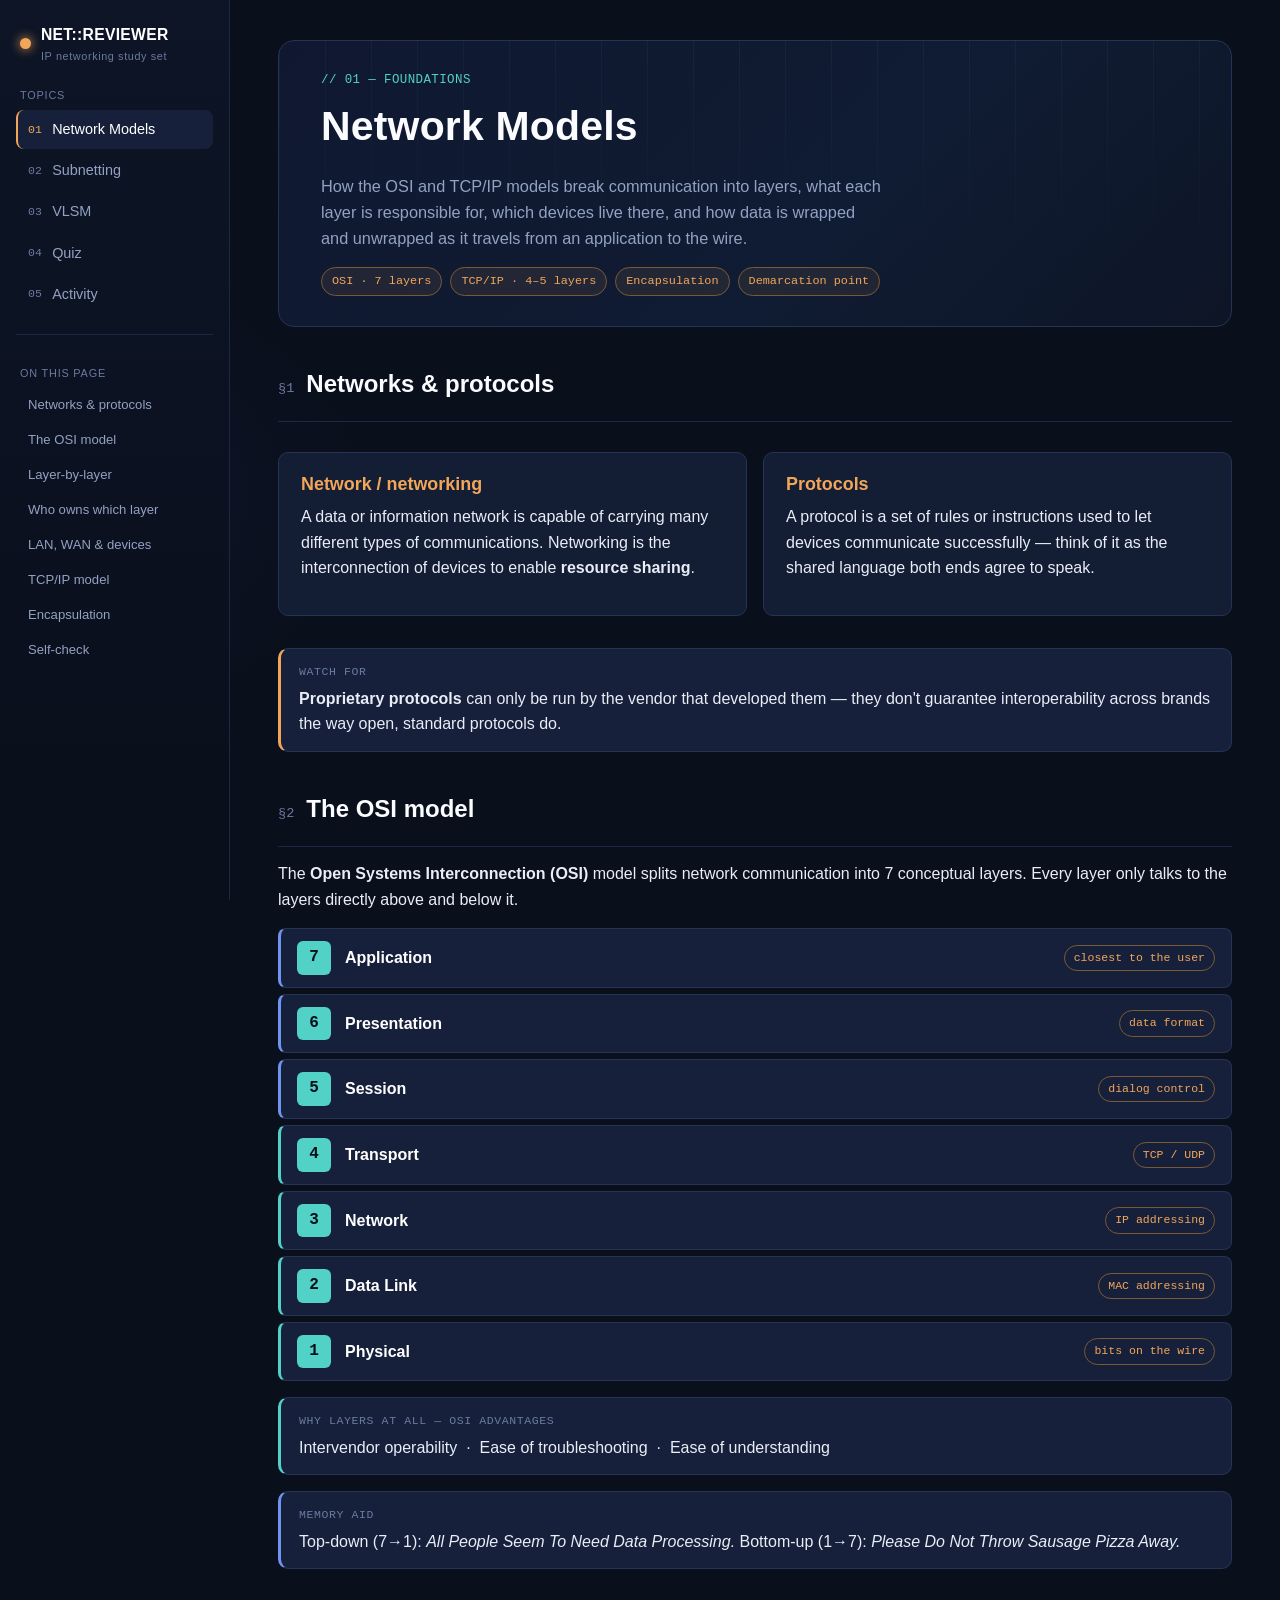
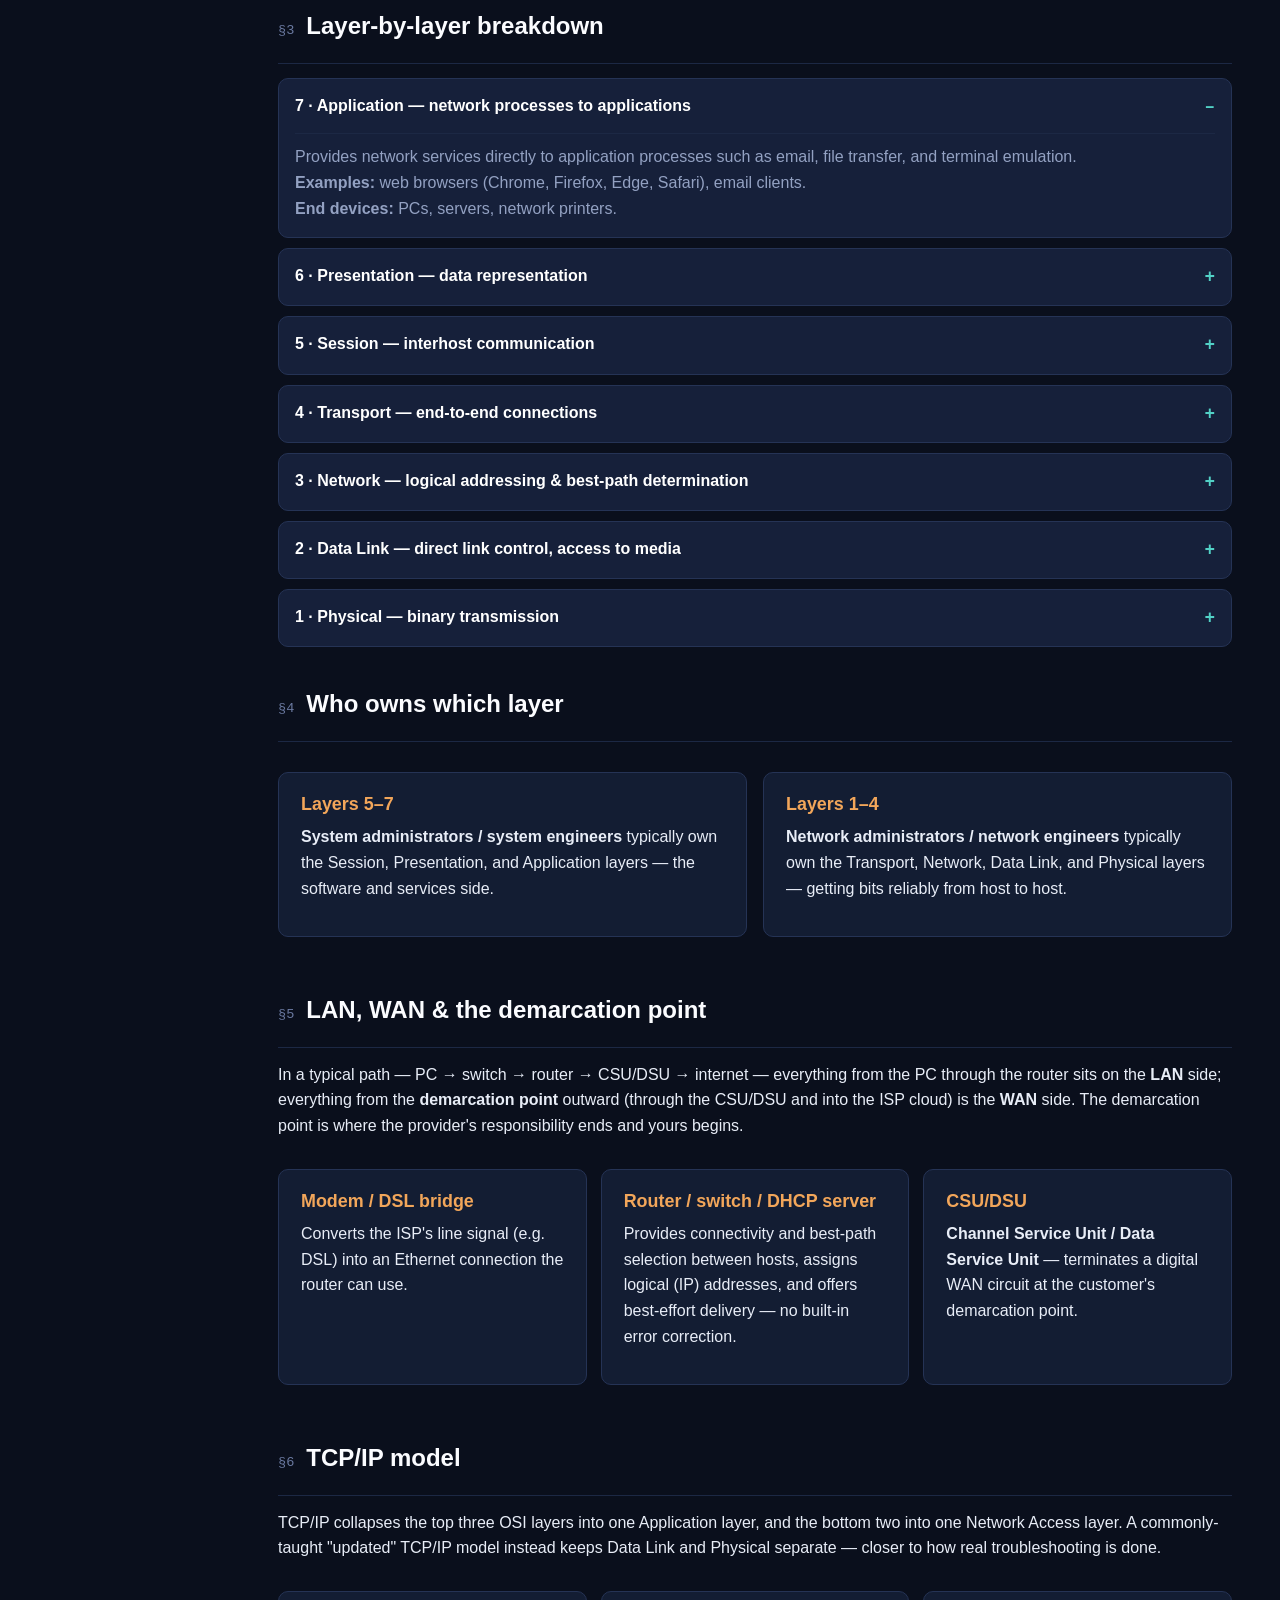
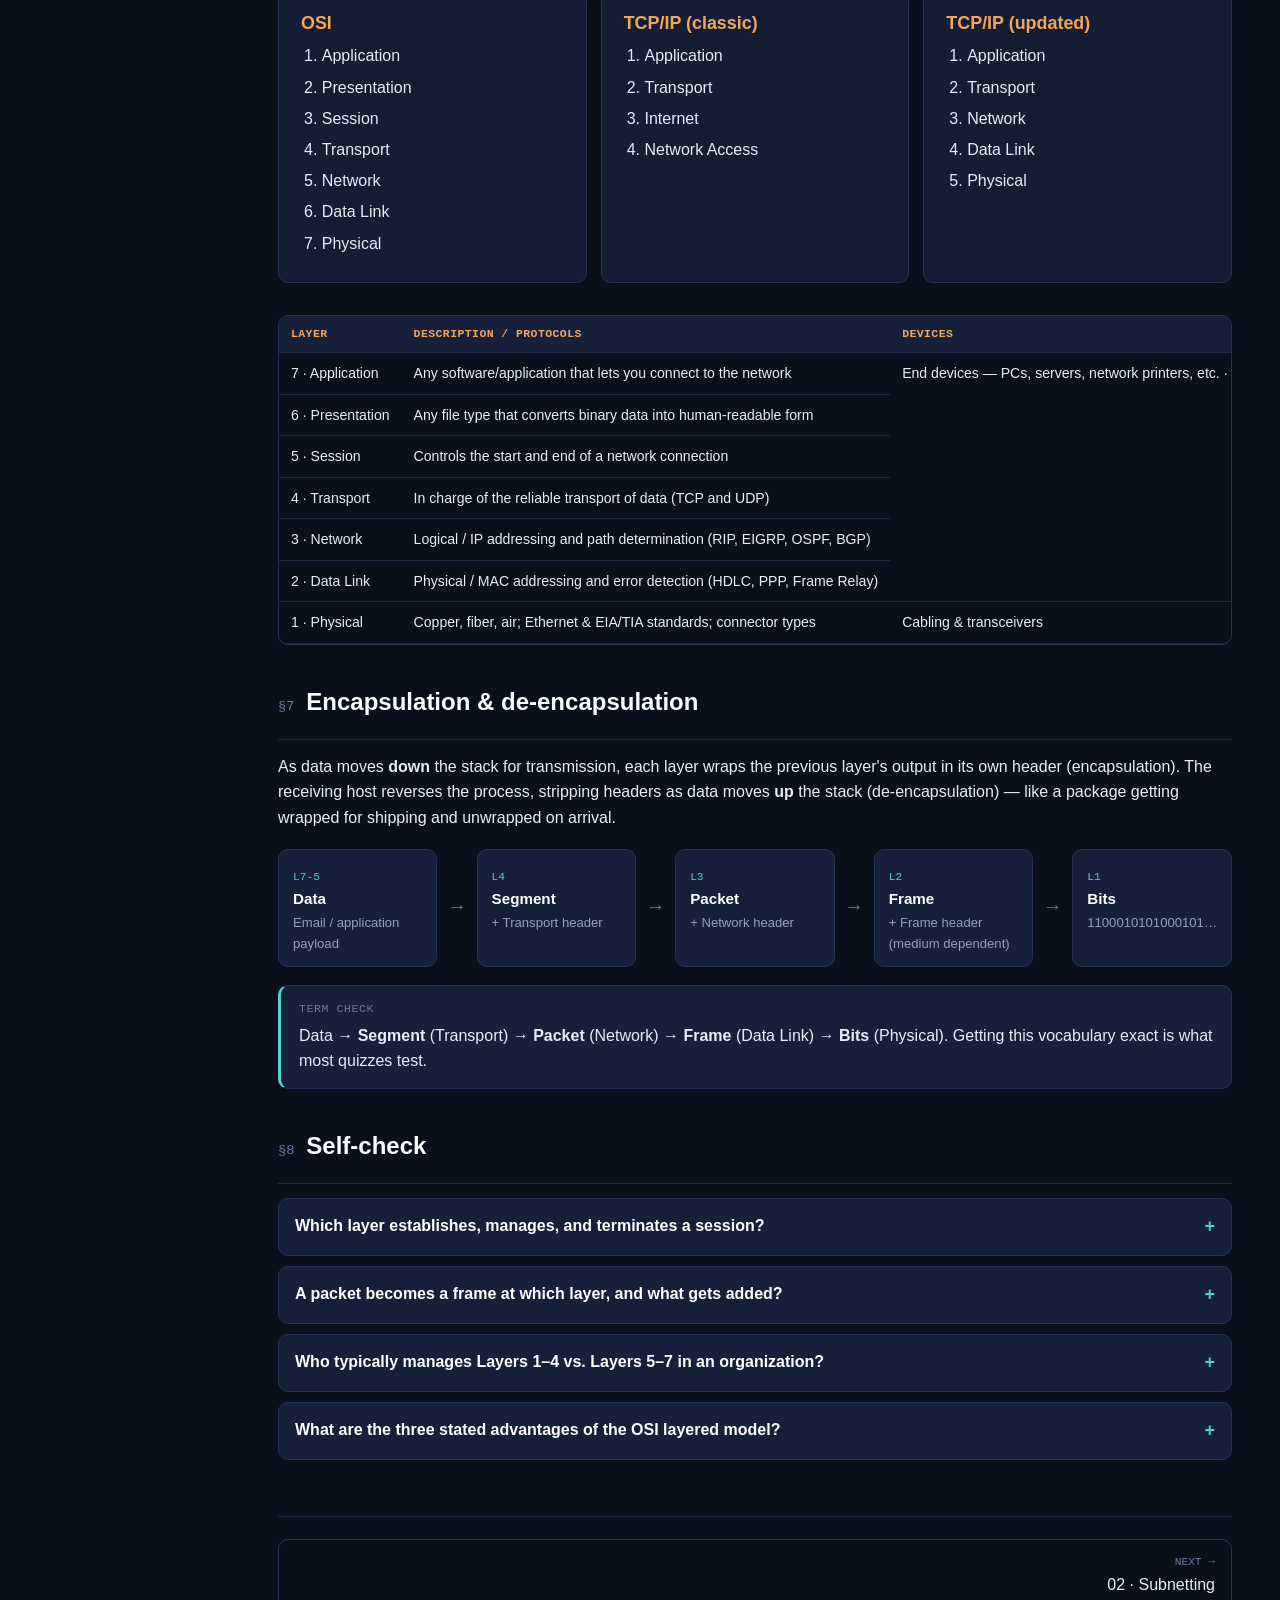
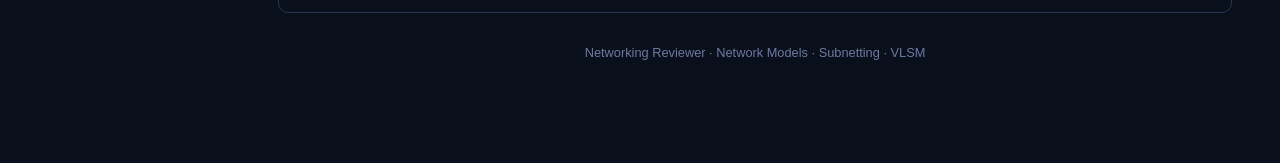
<file: index.html>
<!DOCTYPE html>
<html lang="en">
<head>
<meta charset="UTF-8">
<meta name="viewport" content="width=device-width, initial-scale=1.0">
<title>Network Models — Networking Reviewer</title>
<link rel="stylesheet" href="style.css">
</head>
<body>

<div class="topbar">
  <span class="dot"></span><strong>NET::REVIEWER</strong>
  <select onchange="if(this.value) location.href=this.value;">
    <option value="">Jump to page…</option>
    <option value="index.html">01 · Network Models</option>
    <option value="subnetting.html">02 · Subnetting</option>
    <option value="vlsm.html">03 · VLSM</option>
    <option value="quiz.html">04 · Quiz</option>
    <option value="activity.html">05 · Activity</option>
  </select>
</div>

<div class="shell">
  <aside class="sidenav">
    <div class="brand">
      <span class="dot"></span>
      <div><span>NET::REVIEWER</span><small>IP networking study set</small></div>
    </div>
    <div class="navgroup-label">TOPICS</div>
    <nav>
      <a href="index.html" class="active"><span class="idx">01</span> Network Models</a>
      <a href="subnetting.html"><span class="idx">02</span> Subnetting</a>
      <a href="vlsm.html"><span class="idx">03</span> VLSM</a>
    <a href="quiz.html"><span class="idx">04</span> Quiz</a>
    <a href="activity.html"><span class="idx">05</span> Activity</a>
    </nav>
    <div class="toc">
      <div class="navgroup-label">ON THIS PAGE</div>
      <nav>
        <a href="#basics">Networks &amp; protocols</a>
        <a href="#osi">The OSI model</a>
        <a href="#layers">Layer-by-layer</a>
        <a href="#roles">Who owns which layer</a>
        <a href="#lanwan">LAN, WAN &amp; devices</a>
        <a href="#tcpip">TCP/IP model</a>
        <a href="#encap">Encapsulation</a>
        <a href="#check">Self-check</a>
      </nav>
    </div>
  </aside>

  <main>
    <div class="pagewrap">

      <div class="hero">
        <div class="kicker">// 01 — FOUNDATIONS</div>
        <h1>Network Models</h1>
        <p class="lead">How the OSI and TCP/IP models break communication into layers, what each layer is
          responsible for, which devices live there, and how data is wrapped and unwrapped as it
          travels from an application to the wire.</p>
        <div class="badges">
          <span class="badge">OSI · 7 layers</span>
          <span class="badge">TCP/IP · 4–5 layers</span>
          <span class="badge">Encapsulation</span>
          <span class="badge">Demarcation point</span>
        </div>
      </div>

      <section class="block" id="basics">
        <div class="section-head"><span class="num">§1</span><h2>Networks &amp; protocols</h2></div>
        <div class="grid2">
          <div class="card">
            <h3>Network / networking</h3>
            <p>A data or information network is capable of carrying many different types of
              communications. Networking is the interconnection of devices to enable
              <strong>resource sharing</strong>.</p>
          </div>
          <div class="card">
            <h3>Protocols</h3>
            <p>A protocol is a set of rules or instructions used to let devices communicate
              successfully — think of it as the shared language both ends agree to speak.</p>
          </div>
        </div>
        <div class="callout warn">
          <span class="label">WATCH FOR</span>
          <strong>Proprietary protocols</strong> can only be run by the vendor that developed
          them — they don't guarantee interoperability across brands the way open, standard
          protocols do.
        </div>
      </section>

      <section class="block" id="osi">
        <div class="section-head"><span class="num">§2</span><h2>The OSI model</h2></div>
        <p>The <strong>Open Systems Interconnection (OSI)</strong> model splits network
          communication into 7 conceptual layers. Every layer only talks to the layers directly
          above and below it.</p>
        <div class="stack">
          <div class="layer upper"><div class="lnum">7</div><div><div class="lname">Application</div></div><div class="lchip">closest to the user</div></div>
          <div class="layer upper"><div class="lnum">6</div><div><div class="lname">Presentation</div></div><div class="lchip">data format</div></div>
          <div class="layer upper"><div class="lnum">5</div><div><div class="lname">Session</div></div><div class="lchip">dialog control</div></div>
          <div class="layer lower"><div class="lnum">4</div><div><div class="lname">Transport</div></div><div class="lchip">TCP / UDP</div></div>
          <div class="layer lower"><div class="lnum">3</div><div><div class="lname">Network</div></div><div class="lchip">IP addressing</div></div>
          <div class="layer lower"><div class="lnum">2</div><div><div class="lname">Data Link</div></div><div class="lchip">MAC addressing</div></div>
          <div class="layer lower"><div class="lnum">1</div><div><div class="lname">Physical</div></div><div class="lchip">bits on the wire</div></div>
        </div>
        <div class="callout tip">
          <span class="label">WHY LAYERS AT ALL — OSI ADVANTAGES</span>
          Intervendor operability &nbsp;·&nbsp; Ease of troubleshooting &nbsp;·&nbsp; Ease of understanding
        </div>
        <div class="callout rule">
          <span class="label">MEMORY AID</span>
          Top‑down (7→1): <em>All People Seem To Need Data Processing.</em>
          Bottom‑up (1→7): <em>Please Do Not Throw Sausage Pizza Away.</em>
        </div>
      </section>

      <section class="block" id="layers">
        <div class="section-head"><span class="num">§3</span><h2>Layer-by-layer breakdown</h2></div>

        <details class="qa" open>
          <summary>7 · Application — network processes to applications</summary>
          <div class="a">Provides network services directly to application processes such as
            email, file transfer, and terminal emulation. <br><strong>Examples:</strong> web
            browsers (Chrome, Firefox, Edge, Safari), email clients. <br><strong>End devices:</strong>
            PCs, servers, network printers.</div>
        </details>

        <details class="qa">
          <summary>6 · Presentation — data representation</summary>
          <div class="a">Ensures data is readable by the receiving system: formats and structures
            data, and negotiates the data-transfer syntax for the application layer.
            <br><strong>Common formats:</strong> JPG, PNG, GIF, MP3, MP4, DOC, PDF.</div>
        </details>

        <details class="qa">
          <summary>5 · Session — interhost communication</summary>
          <div class="a">Establishes, manages, and terminates sessions between applications.
            <br><strong>Rule of thumb:</strong> a remote connection = a session.</div>
        </details>

        <details class="qa">
          <summary>4 · Transport — end-to-end connections</summary>
          <div class="a">In charge of the reliable transport of data (TCP and UDP). Concerned
            with transportation issues between hosts: data-transport reliability, establishing /
            maintaining / terminating virtual circuits, fault detection and recovery, and flow
            control.</div>
        </details>

        <details class="qa">
          <summary>3 · Network — logical addressing &amp; best-path determination</summary>
          <div class="a">Provides connectivity and path selection between two hosts, assigns the
            logical (IP) address, and offers best-effort delivery with no error correction of its
            own. <br><strong>Routing protocols:</strong> RIP, EIGRP, OSPF, BGP. <br><strong>Device:</strong> routers.</div>
        </details>

        <details class="qa">
          <summary>2 · Data Link — direct link control, access to media</summary>
          <div class="a">Provides reliable transfer of data across the local media: physical
            (MAC) addressing, network topology, error notification, and flow control.
            <br><strong>WAN encapsulation types:</strong> HDLC, PPP, Frame Relay. <br><strong>Device:</strong> switches.</div>
        </details>

        <details class="qa">
          <summary>1 · Physical — binary transmission</summary>
          <div class="a">Wires, connectors, voltages, and data rates — the raw transmission
            medium. <br><strong>Media:</strong> copper, fiber, air. <br><strong>Standards:</strong>
            Ethernet, EIA/TIA, and the many physical connector types.</div>
        </details>
      </section>

      <section class="block" id="roles">
        <div class="section-head"><span class="num">§4</span><h2>Who owns which layer</h2></div>
        <div class="grid2">
          <div class="card">
            <h3>Layers 5–7</h3>
            <p><strong>System administrators / system engineers</strong> typically own the
              Session, Presentation, and Application layers — the software and services side.</p>
          </div>
          <div class="card">
            <h3>Layers 1–4</h3>
            <p><strong>Network administrators / network engineers</strong> typically own the
              Transport, Network, Data Link, and Physical layers — getting bits reliably from
              host to host.</p>
          </div>
        </div>
      </section>

      <section class="block" id="lanwan">
        <div class="section-head"><span class="num">§5</span><h2>LAN, WAN &amp; the demarcation point</h2></div>
        <p>In a typical path — PC → switch → router → CSU/DSU → internet — everything from the
          PC through the router sits on the <strong>LAN</strong> side; everything from the
          <strong>demarcation point</strong> outward (through the CSU/DSU and into the ISP cloud)
          is the <strong>WAN</strong> side. The demarcation point is where the provider's
          responsibility ends and yours begins.</p>
        <div class="grid3">
          <div class="card">
            <h3>Modem / DSL bridge</h3>
            <p>Converts the ISP's line signal (e.g. DSL) into an Ethernet connection the router
              can use.</p>
          </div>
          <div class="card">
            <h3>Router / switch / DHCP server</h3>
            <p>Provides connectivity and best-path selection between hosts, assigns logical
              (IP) addresses, and offers best-effort delivery — no built-in error correction.</p>
          </div>
          <div class="card">
            <h3>CSU/DSU</h3>
            <p><strong>Channel Service Unit / Data Service Unit</strong> — terminates a
              digital WAN circuit at the customer's demarcation point.</p>
          </div>
        </div>
      </section>

      <section class="block" id="tcpip">
        <div class="section-head"><span class="num">§6</span><h2>TCP/IP model</h2></div>
        <p>TCP/IP collapses the top three OSI layers into one Application layer, and the bottom
          two into one Network Access layer. A commonly-taught "updated" TCP/IP model instead
          keeps Data Link and Physical separate — closer to how real troubleshooting is done.</p>
        <div class="grid3">
          <div class="card"><h3>OSI</h3>
            <ol class="tight"><li>Application</li><li>Presentation</li><li>Session</li><li>Transport</li><li>Network</li><li>Data Link</li><li>Physical</li></ol>
          </div>
          <div class="card"><h3>TCP/IP (classic)</h3>
            <ol class="tight"><li>Application</li><li>Transport</li><li>Internet</li><li>Network Access</li></ol>
          </div>
          <div class="card"><h3>TCP/IP (updated)</h3>
            <ol class="tight"><li>Application</li><li>Transport</li><li>Network</li><li>Data Link</li><li>Physical</li></ol>
          </div>
        </div>

        <div class="tblwrap">
          <table>
            <thead><tr><th>Layer</th><th>Description / protocols</th><th>Devices</th></tr></thead>
            <tbody>
              <tr><td>7 · Application</td><td>Any software/application that lets you connect to the network</td><td rowspan="6" style="vertical-align:top">End devices — PCs, servers, network printers, etc. · Routers (L3) · Switches (L2)</td></tr>
              <tr><td>6 · Presentation</td><td>Any file type that converts binary data into human-readable form</td></tr>
              <tr><td>5 · Session</td><td>Controls the start and end of a network connection</td></tr>
              <tr><td>4 · Transport</td><td>In charge of the reliable transport of data (TCP and UDP)</td></tr>
              <tr><td>3 · Network</td><td>Logical / IP addressing and path determination (RIP, EIGRP, OSPF, BGP)</td></tr>
              <tr><td>2 · Data Link</td><td>Physical / MAC addressing and error detection (HDLC, PPP, Frame Relay)</td></tr>
              <tr><td>1 · Physical</td><td>Copper, fiber, air; Ethernet &amp; EIA/TIA standards; connector types</td><td>Cabling &amp; transceivers</td></tr>
            </tbody>
          </table>
        </div>
      </section>

      <section class="block" id="encap">
        <div class="section-head"><span class="num">§7</span><h2>Encapsulation &amp; de-encapsulation</h2></div>
        <p>As data moves <strong>down</strong> the stack for transmission, each layer wraps the
          previous layer's output in its own header (encapsulation). The receiving host reverses
          the process, stripping headers as data moves <strong>up</strong> the stack
          (de-encapsulation) — like a package getting wrapped for shipping and unwrapped on
          arrival.</p>
        <div class="flow">
          <div class="step"><span class="n">L7‑5</span><h4>Data</h4><p>Email / application payload</p></div>
          <div class="arrow">→</div>
          <div class="step"><span class="n">L4</span><h4>Segment</h4><p>+ Transport header</p></div>
          <div class="arrow">→</div>
          <div class="step"><span class="n">L3</span><h4>Packet</h4><p>+ Network header</p></div>
          <div class="arrow">→</div>
          <div class="step"><span class="n">L2</span><h4>Frame</h4><p>+ Frame header (medium dependent)</p></div>
          <div class="arrow">→</div>
          <div class="step"><span class="n">L1</span><h4>Bits</h4><p>1100010101000101…</p></div>
        </div>
        <div class="callout tip">
          <span class="label">TERM CHECK</span>
          Data → <strong>Segment</strong> (Transport) → <strong>Packet</strong> (Network) →
          <strong>Frame</strong> (Data Link) → <strong>Bits</strong> (Physical). Getting this
          vocabulary exact is what most quizzes test.
        </div>
      </section>

      <section class="block" id="check">
        <div class="section-head"><span class="num">§8</span><h2>Self-check</h2></div>
        <details class="qa">
          <summary>Which layer establishes, manages, and terminates a session?</summary>
          <div class="a">Layer 5 — Session. Remember: a remote connection = a session.</div>
        </details>
        <details class="qa">
          <summary>A packet becomes a frame at which layer, and what gets added?</summary>
          <div class="a">Layer 2, Data Link — a frame header (and trailer, medium dependent) is
            added around the Layer‑3 packet.</div>
        </details>
        <details class="qa">
          <summary>Who typically manages Layers 1–4 vs. Layers 5–7 in an organization?</summary>
          <div class="a">Layers 1–4: network administrators / network engineers. Layers 5–7:
            system administrators / system engineers.</div>
        </details>
        <details class="qa">
          <summary>What are the three stated advantages of the OSI layered model?</summary>
          <div class="a">Intervendor operability, ease of troubleshooting, and ease of
            understanding.</div>
        </details>
      </section>

      <div class="pagejump">
        <a class="next" href="subnetting.html" style="margin-left:auto">
          <span class="dir">NEXT →</span>02 · Subnetting
        </a>
      </div>
      <footer class="site">Networking Reviewer · Network Models · Subnetting · VLSM</footer>
    </div>
  </main>
</div>
</body>
</html>
</file>
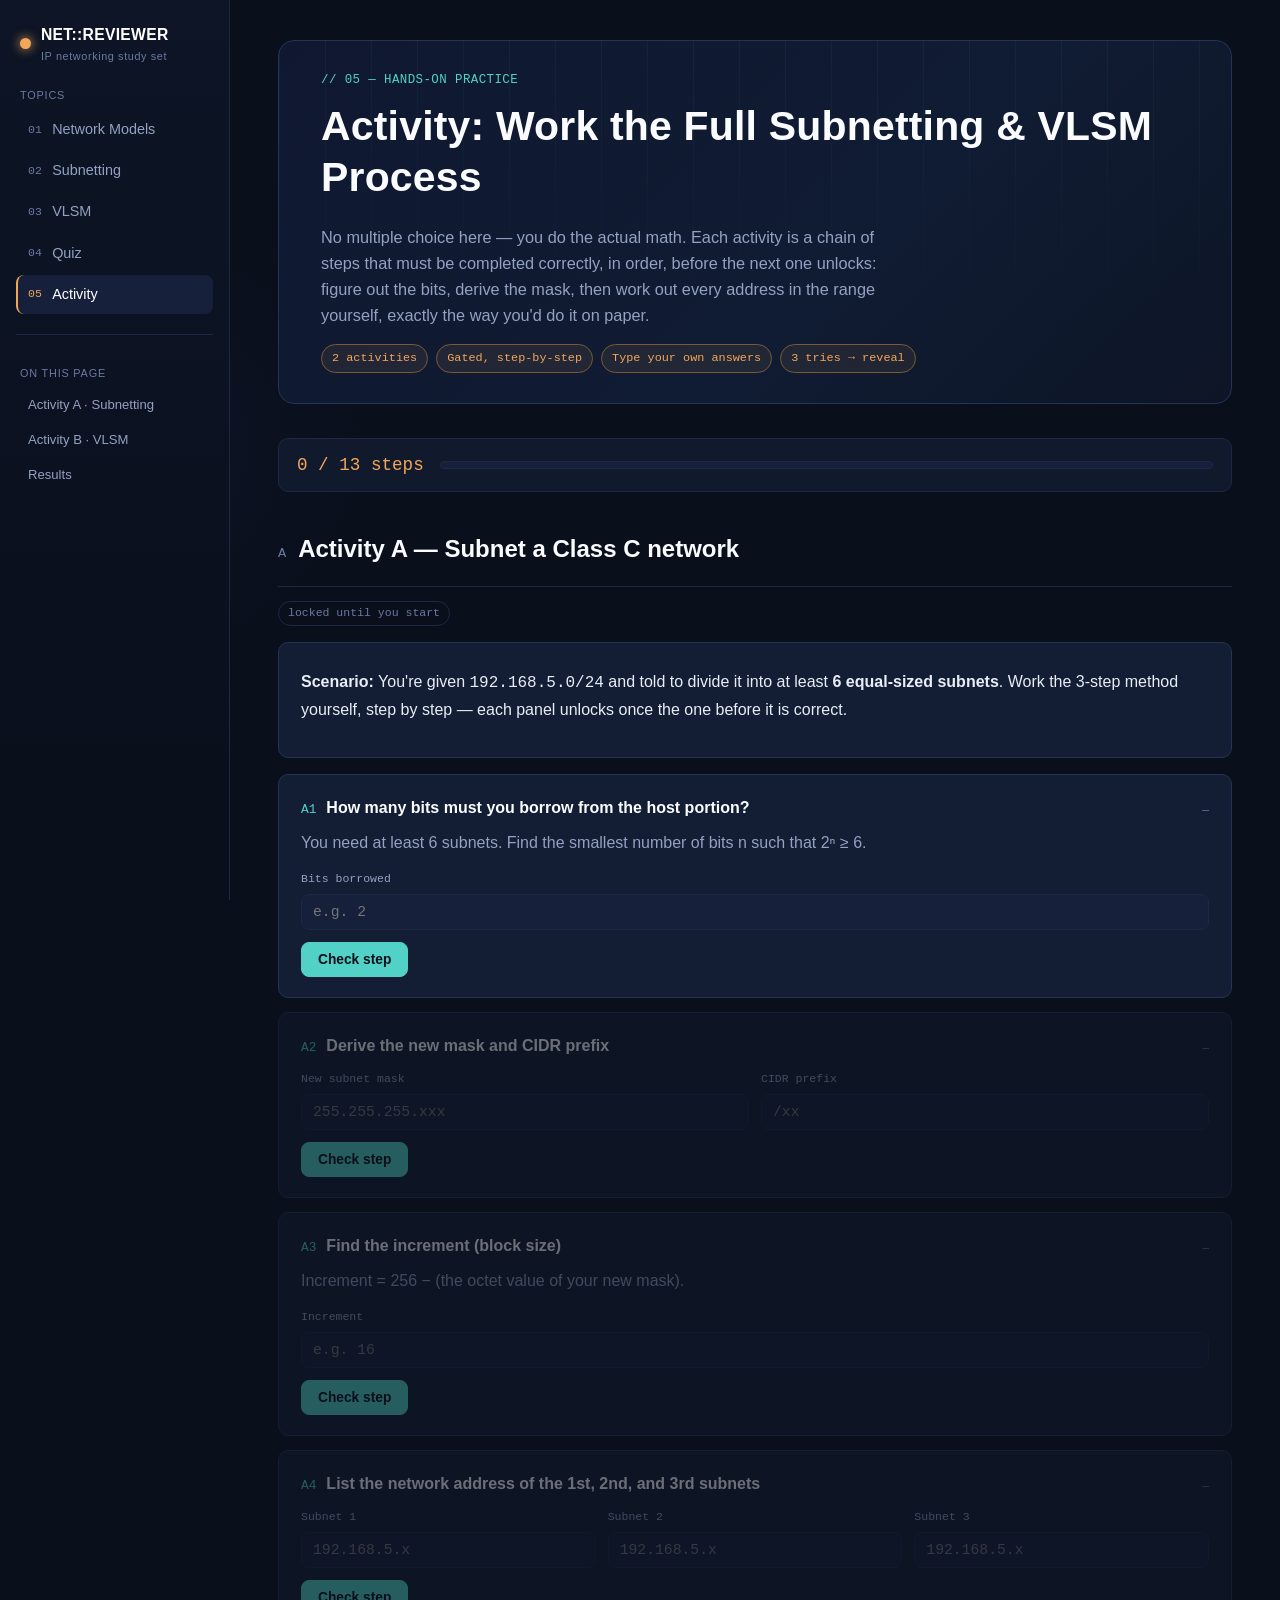
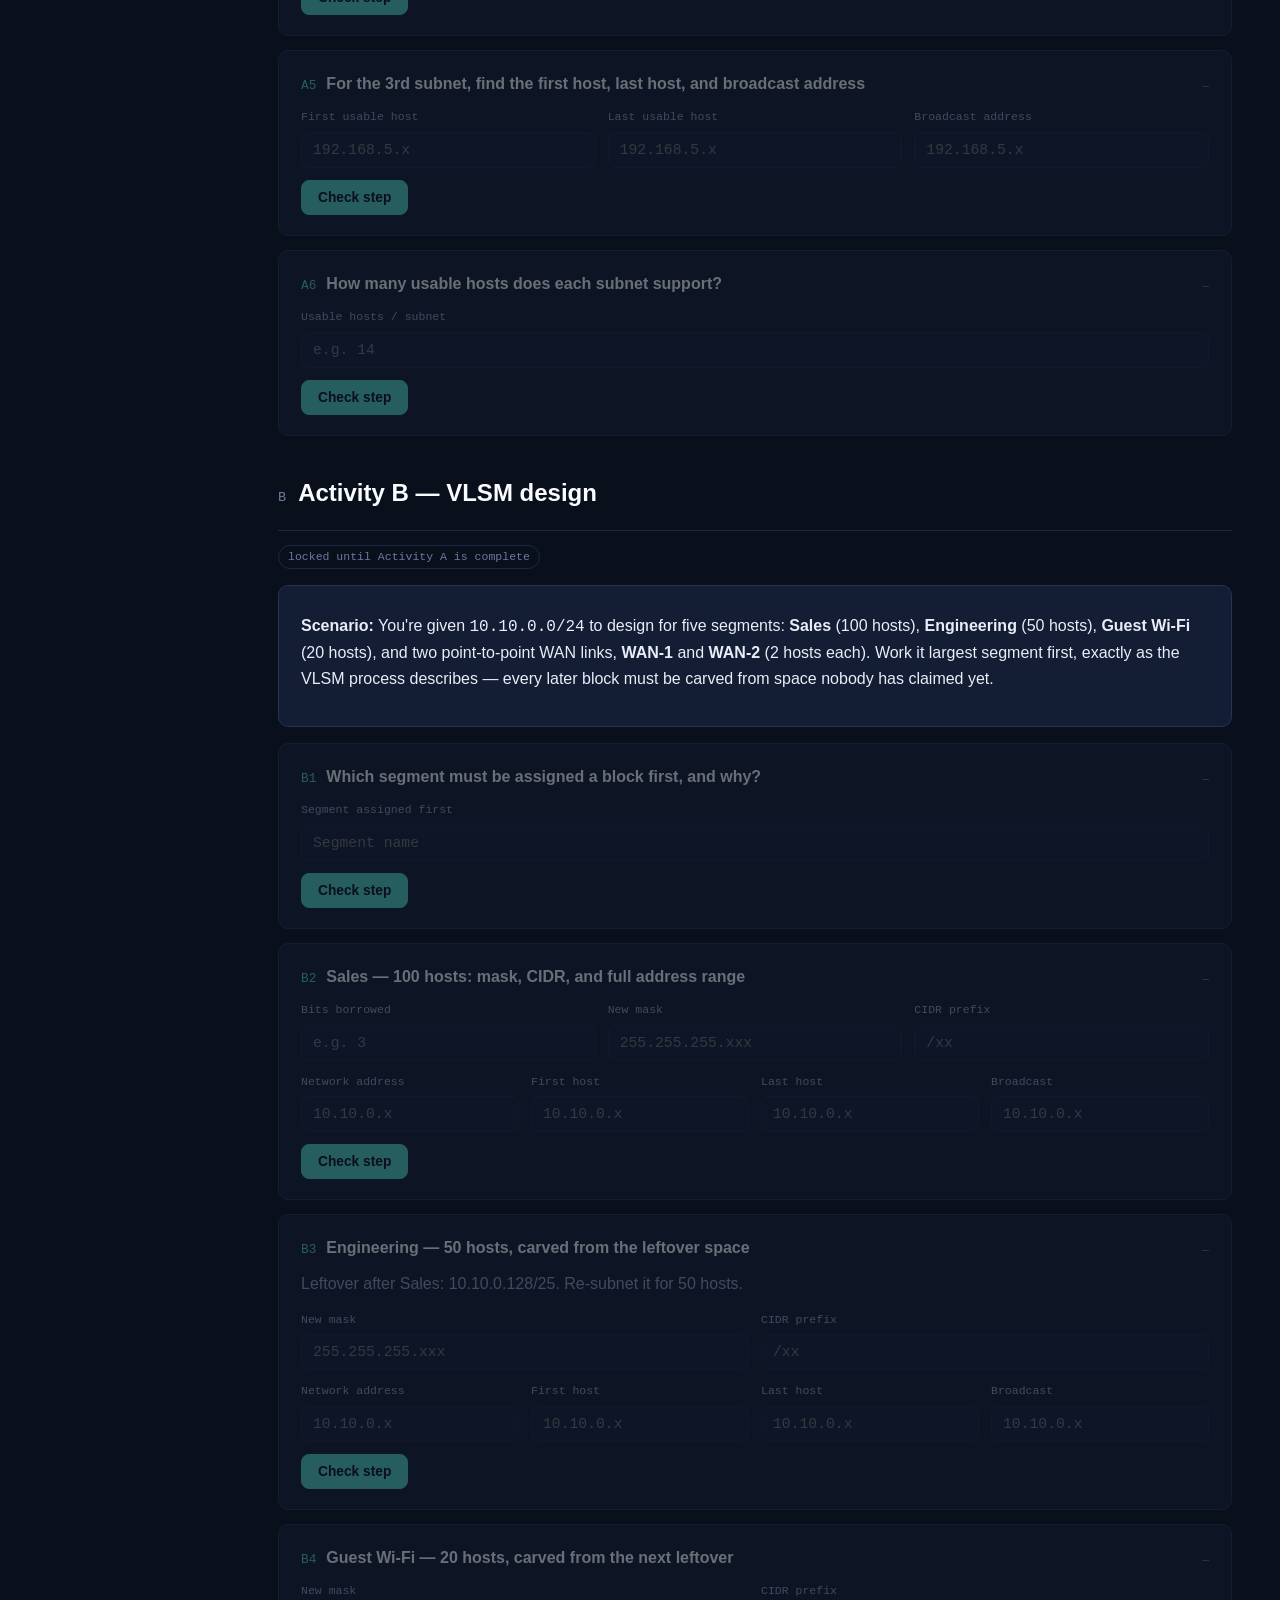
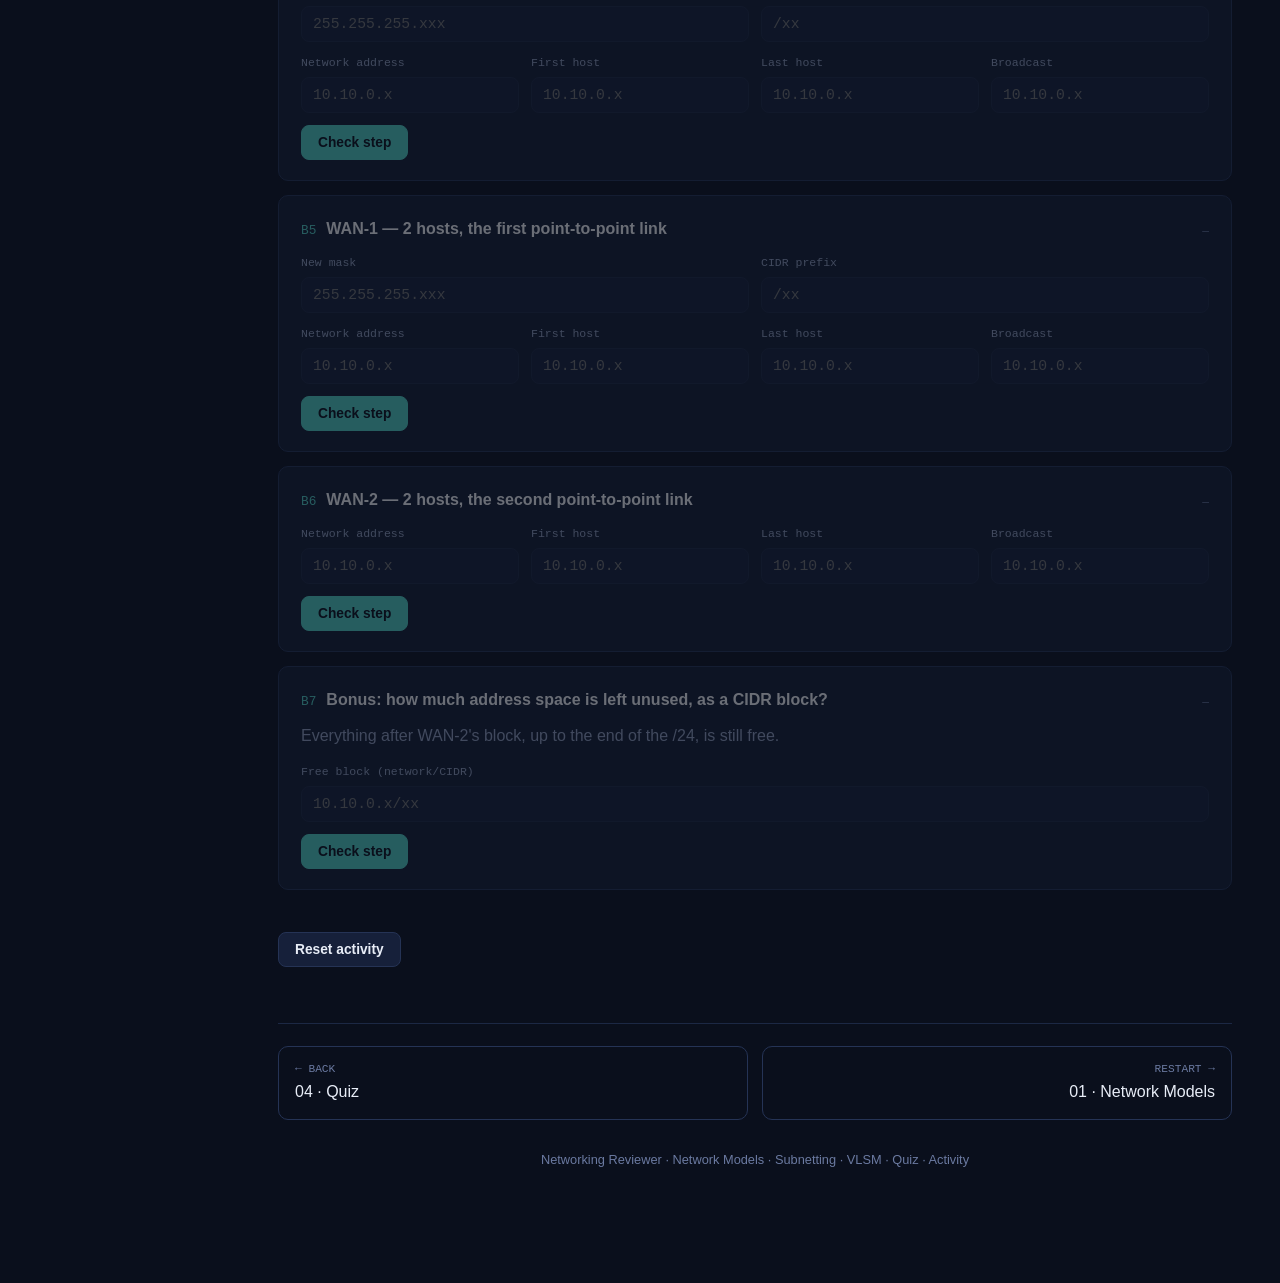
<file: activity.html>
<!DOCTYPE html>
<html lang="en">
<head>
<meta charset="UTF-8">
<meta name="viewport" content="width=device-width, initial-scale=1.0">
<title>Activity — Networking Reviewer</title>
<link rel="stylesheet" href="style.css">
<style>
  /* ---- activity-page-only additions, reusing the theme's variables ---- */
  .progressbar{
    position:sticky; top:0; z-index:4; display:flex; align-items:center; gap:16px;
    background:var(--panel); border:1px solid var(--border-soft); border-radius:var(--radius);
    padding:12px 18px; margin:18px 0 30px;
  }
  .progressbar .big{ font-family:var(--mono); font-size:1.1rem; color:var(--amber); white-space:nowrap; }
  .progressbar .bar{ flex:1; height:8px; border-radius:99px; background:var(--panel-2); overflow:hidden; border:1px solid var(--border-soft); }
  .progressbar .bar > i{ display:block; height:100%; width:0%; background:var(--teal); transition:width .25s ease; }

  .activity{ margin:34px 0 54px; }
  .activity-title{ display:flex; align-items:center; gap:10px; margin-bottom:4px; }
  .activity-title .lock{ font-family:var(--mono); font-size:.72rem; color:var(--muted-2); border:1px solid var(--border-soft); padding:2px 9px; border-radius:999px; }
  .activity-title .lock.open{ color:var(--good); border-color:var(--good); }

  .step{
    background:var(--card); border:1px solid var(--border); border-radius:var(--radius);
    padding:20px 22px; margin:14px 0; opacity:.4; pointer-events:none; position:relative;
    transition:opacity .2s ease;
  }
  .step.unlocked{ opacity:1; pointer-events:auto; }
  .step.done{ border-color:var(--good); }
  .step .stephead{ display:flex; align-items:baseline; gap:10px; margin-bottom:10px; }
  .step .stepnum{ font-family:var(--mono); font-size:.8rem; color:var(--teal); flex:0 0 auto; }
  .step .steptitle{ font-weight:700; color:#fbfcff; }
  .step .stepstatus{ margin-left:auto; font-family:var(--mono); font-size:.7rem; color:var(--muted-2); }
  .step.done .stepstatus{ color:var(--good); }
  .step .stepstatus.wrong{ color:var(--bad); }

  .fields{ display:flex; flex-wrap:wrap; gap:12px; margin:12px 0; }
  .field{ display:flex; flex-direction:column; gap:5px; flex:1 1 190px; min-width:150px; }
  .field label{ font-family:var(--mono); font-size:.72rem; color:var(--muted); }
  .field input{
    font-family:var(--mono); font-size:.92rem; background:var(--panel-2); color:var(--text);
    border:1px solid var(--border-soft); border-radius:8px; padding:9px 11px;
  }
  .field input:focus{ outline:2px solid var(--teal); outline-offset:1px; border-color:var(--teal); }
  .field input.correct{ border-color:var(--good); background:rgba(111,219,156,.08); }
  .field input.incorrect{ border-color:var(--bad); background:rgba(240,113,111,.08); }
  .field input:disabled{ opacity:.7; }

  .stepbtns{ display:flex; flex-wrap:wrap; gap:10px; align-items:center; margin-top:8px; }
  .btn{
    font-family:var(--sans); font-weight:600; font-size:.86rem; cursor:pointer;
    border-radius:8px; padding:9px 16px; border:1px solid var(--border);
  }
  .btn.primary{ background:var(--teal); border-color:var(--teal); color:var(--ink); }
  .btn.primary:hover{ filter:brightness(1.08); }
  .btn.ghost{ background:var(--panel-2); color:var(--text); }
  .btn.ghost:hover{ background:var(--card); }
  .btn:disabled{ opacity:.5; cursor:default; }
  .attempts{ font-family:var(--mono); font-size:.74rem; color:var(--muted-2); }

  .stepfeedback{ margin-top:10px; padding:10px 14px; border-radius:8px; font-size:.86rem; display:none; }
  .stepfeedback.show{ display:block; }
  .stepfeedback.good{ background:rgba(111,219,156,.08); border-left:3px solid var(--good); color:var(--text); }
  .stepfeedback.bad{ background:rgba(240,113,111,.08); border-left:3px solid var(--bad); color:var(--text); }
  .reveal{ margin-top:10px; padding:10px 14px; border-left:3px solid var(--amber); background:var(--panel-2); border-radius:8px; font-size:.85rem; color:var(--muted); display:none; }
  .reveal.show{ display:block; }

  .final-card{ display:none; }
  .final-card.show{ display:block; }
  .grade{ font-family:var(--mono); font-size:2rem; color:var(--amber); }
</style>
</head>
<body>

<div class="topbar">
  <span class="dot"></span><strong>NET::REVIEWER</strong>
  <select onchange="if(this.value) location.href=this.value;">
    <option value="">Jump to page…</option>
    <option value="index.html">01 · Network Models</option>
    <option value="subnetting.html">02 · Subnetting</option>
    <option value="vlsm.html">03 · VLSM</option>
    <option value="quiz.html">04 · Quiz</option>
    <option value="activity.html" selected>05 · Activity</option>
  </select>
</div>

<div class="shell">
  <aside class="sidenav">
    <div class="brand">
      <span class="dot"></span>
      <div><span>NET::REVIEWER</span><small>IP networking study set</small></div>
    </div>
    <div class="navgroup-label">TOPICS</div>
    <nav>
      <a href="index.html"><span class="idx">01</span> Network Models</a>
      <a href="subnetting.html"><span class="idx">02</span> Subnetting</a>
      <a href="vlsm.html"><span class="idx">03</span> VLSM</a>
      <a href="quiz.html"><span class="idx">04</span> Quiz</a>
      <a href="activity.html" class="active"><span class="idx">05</span> Activity</a>
    </nav>
    <div class="toc">
      <div class="navgroup-label">ON THIS PAGE</div>
      <nav>
        <a href="#actA">Activity A · Subnetting</a>
        <a href="#actB">Activity B · VLSM</a>
        <a href="#finalresult">Results</a>
      </nav>
    </div>
  </aside>

  <main>
    <div class="pagewrap">

      <div class="hero">
        <div class="kicker">// 05 — HANDS-ON PRACTICE</div>
        <h1>Activity: Work the Full Subnetting &amp; VLSM Process</h1>
        <p class="lead">No multiple choice here — you do the actual math. Each activity is a chain of
          steps that must be completed correctly, in order, before the next one unlocks: figure out
          the bits, derive the mask, then work out every address in the range yourself, exactly the
          way you'd do it on paper.</p>
        <div class="badges">
          <span class="badge">2 activities</span>
          <span class="badge">Gated, step-by-step</span>
          <span class="badge">Type your own answers</span>
          <span class="badge">3 tries → reveal</span>
        </div>
      </div>

      <div class="progressbar">
        <span class="big" id="progNow">0 / 0 steps</span>
        <div class="bar"><i id="progBar"></i></div>
      </div>

      <!-- ============================================================ -->
      <!-- ACTIVITY A — CLASSIC SUBNETTING                                -->
      <!-- ============================================================ -->
      <section class="block activity" id="actA">
        <div class="section-head"><span class="num">A</span><h2>Activity A — Subnet a Class C network</h2></div>
        <div class="activity-title">
          <span class="lock" id="lockA">locked until you start</span>
        </div>
        <div class="card">
          <p><strong>Scenario:</strong> You're given <span class="ip">192.168.5.0/24</span> and told
            to divide it into at least <strong>6 equal-sized subnets</strong>. Work the 3-step method
            yourself, step by step — each panel unlocks once the one before it is correct.</p>
        </div>

        <div class="step" id="a-step-0" data-group="A">
          <div class="stephead"><span class="stepnum">A1</span><span class="steptitle">How many bits must you borrow from the host portion?</span><span class="stepstatus" id="a-status-0">—</span></div>
          <p class="note">You need at least 6 subnets. Find the smallest number of bits n such that 2ⁿ ≥ 6.</p>
          <div class="fields">
            <div class="field"><label>Bits borrowed</label><input type="text" id="a-0-bits" placeholder="e.g. 2"></div>
          </div>
          <div class="stepbtns">
            <button class="btn primary" onclick="checkStep('a',0)">Check step</button>
            <span class="attempts" id="a-attempts-0"></span>
          </div>
          <div class="stepfeedback" id="a-fb-0"></div>
          <div class="reveal" id="a-reveal-0"></div>
        </div>

        <div class="step" id="a-step-1" data-group="A">
          <div class="stephead"><span class="stepnum">A2</span><span class="steptitle">Derive the new mask and CIDR prefix</span><span class="stepstatus" id="a-status-1">—</span></div>
          <div class="fields">
            <div class="field"><label>New subnet mask</label><input type="text" id="a-1-mask" placeholder="255.255.255.xxx"></div>
            <div class="field"><label>CIDR prefix</label><input type="text" id="a-1-cidr" placeholder="/xx"></div>
          </div>
          <div class="stepbtns">
            <button class="btn primary" onclick="checkStep('a',1)">Check step</button>
            <span class="attempts" id="a-attempts-1"></span>
          </div>
          <div class="stepfeedback" id="a-fb-1"></div>
          <div class="reveal" id="a-reveal-1"></div>
        </div>

        <div class="step" id="a-step-2" data-group="A">
          <div class="stephead"><span class="stepnum">A3</span><span class="steptitle">Find the increment (block size)</span><span class="stepstatus" id="a-status-2">—</span></div>
          <p class="note">Increment = 256 − (the octet value of your new mask).</p>
          <div class="fields">
            <div class="field"><label>Increment</label><input type="text" id="a-2-inc" placeholder="e.g. 16"></div>
          </div>
          <div class="stepbtns">
            <button class="btn primary" onclick="checkStep('a',2)">Check step</button>
            <span class="attempts" id="a-attempts-2"></span>
          </div>
          <div class="stepfeedback" id="a-fb-2"></div>
          <div class="reveal" id="a-reveal-2"></div>
        </div>

        <div class="step" id="a-step-3" data-group="A">
          <div class="stephead"><span class="stepnum">A4</span><span class="steptitle">List the network address of the 1st, 2nd, and 3rd subnets</span><span class="stepstatus" id="a-status-3">—</span></div>
          <div class="fields">
            <div class="field"><label>Subnet 1</label><input type="text" id="a-3-s1" placeholder="192.168.5.x"></div>
            <div class="field"><label>Subnet 2</label><input type="text" id="a-3-s2" placeholder="192.168.5.x"></div>
            <div class="field"><label>Subnet 3</label><input type="text" id="a-3-s3" placeholder="192.168.5.x"></div>
          </div>
          <div class="stepbtns">
            <button class="btn primary" onclick="checkStep('a',3)">Check step</button>
            <span class="attempts" id="a-attempts-3"></span>
          </div>
          <div class="stepfeedback" id="a-fb-3"></div>
          <div class="reveal" id="a-reveal-3"></div>
        </div>

        <div class="step" id="a-step-4" data-group="A">
          <div class="stephead"><span class="stepnum">A5</span><span class="steptitle">For the 3rd subnet, find the first host, last host, and broadcast address</span><span class="stepstatus" id="a-status-4">—</span></div>
          <div class="fields">
            <div class="field"><label>First usable host</label><input type="text" id="a-4-first" placeholder="192.168.5.x"></div>
            <div class="field"><label>Last usable host</label><input type="text" id="a-4-last" placeholder="192.168.5.x"></div>
            <div class="field"><label>Broadcast address</label><input type="text" id="a-4-bcast" placeholder="192.168.5.x"></div>
          </div>
          <div class="stepbtns">
            <button class="btn primary" onclick="checkStep('a',4)">Check step</button>
            <span class="attempts" id="a-attempts-4"></span>
          </div>
          <div class="stepfeedback" id="a-fb-4"></div>
          <div class="reveal" id="a-reveal-4"></div>
        </div>

        <div class="step" id="a-step-5" data-group="A">
          <div class="stephead"><span class="stepnum">A6</span><span class="steptitle">How many usable hosts does each subnet support?</span><span class="stepstatus" id="a-status-5">—</span></div>
          <div class="fields">
            <div class="field"><label>Usable hosts / subnet</label><input type="text" id="a-5-hosts" placeholder="e.g. 14"></div>
          </div>
          <div class="stepbtns">
            <button class="btn primary" onclick="checkStep('a',5)">Check step</button>
            <span class="attempts" id="a-attempts-5"></span>
          </div>
          <div class="stepfeedback" id="a-fb-5"></div>
          <div class="reveal" id="a-reveal-5"></div>
        </div>
      </section>

      <!-- ============================================================ -->
      <!-- ACTIVITY B — VLSM                                              -->
      <!-- ============================================================ -->
      <section class="block activity" id="actB">
        <div class="section-head"><span class="num">B</span><h2>Activity B — VLSM design</h2></div>
        <div class="activity-title">
          <span class="lock" id="lockB">locked until Activity A is complete</span>
        </div>
        <div class="card">
          <p><strong>Scenario:</strong> You're given <span class="ip">10.10.0.0/24</span> to design
            for five segments: <strong>Sales</strong> (100 hosts), <strong>Engineering</strong>
            (50 hosts), <strong>Guest Wi-Fi</strong> (20 hosts), and two point-to-point WAN links,
            <strong>WAN-1</strong> and <strong>WAN-2</strong> (2 hosts each). Work it largest segment
            first, exactly as the VLSM process describes — every later block must be carved from
            space nobody has claimed yet.</p>
        </div>

        <div class="step" id="b-step-0" data-group="B">
          <div class="stephead"><span class="stepnum">B1</span><span class="steptitle">Which segment must be assigned a block first, and why?</span><span class="stepstatus" id="b-status-0">—</span></div>
          <div class="fields">
            <div class="field" style="flex:1 1 220px"><label>Segment assigned first</label><input type="text" id="b-0-first" placeholder="Segment name"></div>
          </div>
          <div class="stepbtns">
            <button class="btn primary" onclick="checkStep('b',0)">Check step</button>
            <span class="attempts" id="b-attempts-0"></span>
          </div>
          <div class="stepfeedback" id="b-fb-0"></div>
          <div class="reveal" id="b-reveal-0"></div>
        </div>

        <div class="step" id="b-step-1" data-group="B">
          <div class="stephead"><span class="stepnum">B2</span><span class="steptitle">Sales — 100 hosts: mask, CIDR, and full address range</span><span class="stepstatus" id="b-status-1">—</span></div>
          <div class="fields">
            <div class="field"><label>Bits borrowed</label><input type="text" id="b-1-bits" placeholder="e.g. 3"></div>
            <div class="field"><label>New mask</label><input type="text" id="b-1-mask" placeholder="255.255.255.xxx"></div>
            <div class="field"><label>CIDR prefix</label><input type="text" id="b-1-cidr" placeholder="/xx"></div>
          </div>
          <div class="fields">
            <div class="field"><label>Network address</label><input type="text" id="b-1-net" placeholder="10.10.0.x"></div>
            <div class="field"><label>First host</label><input type="text" id="b-1-first" placeholder="10.10.0.x"></div>
            <div class="field"><label>Last host</label><input type="text" id="b-1-last" placeholder="10.10.0.x"></div>
            <div class="field"><label>Broadcast</label><input type="text" id="b-1-bcast" placeholder="10.10.0.x"></div>
          </div>
          <div class="stepbtns">
            <button class="btn primary" onclick="checkStep('b',1)">Check step</button>
            <span class="attempts" id="b-attempts-1"></span>
          </div>
          <div class="stepfeedback" id="b-fb-1"></div>
          <div class="reveal" id="b-reveal-1"></div>
        </div>

        <div class="step" id="b-step-2" data-group="B">
          <div class="stephead"><span class="stepnum">B3</span><span class="steptitle">Engineering — 50 hosts, carved from the leftover space</span><span class="stepstatus" id="b-status-2">—</span></div>
          <p class="note">Leftover after Sales: 10.10.0.128/25. Re-subnet it for 50 hosts.</p>
          <div class="fields">
            <div class="field"><label>New mask</label><input type="text" id="b-2-mask" placeholder="255.255.255.xxx"></div>
            <div class="field"><label>CIDR prefix</label><input type="text" id="b-2-cidr" placeholder="/xx"></div>
          </div>
          <div class="fields">
            <div class="field"><label>Network address</label><input type="text" id="b-2-net" placeholder="10.10.0.x"></div>
            <div class="field"><label>First host</label><input type="text" id="b-2-first" placeholder="10.10.0.x"></div>
            <div class="field"><label>Last host</label><input type="text" id="b-2-last" placeholder="10.10.0.x"></div>
            <div class="field"><label>Broadcast</label><input type="text" id="b-2-bcast" placeholder="10.10.0.x"></div>
          </div>
          <div class="stepbtns">
            <button class="btn primary" onclick="checkStep('b',2)">Check step</button>
            <span class="attempts" id="b-attempts-2"></span>
          </div>
          <div class="stepfeedback" id="b-fb-2"></div>
          <div class="reveal" id="b-reveal-2"></div>
        </div>

        <div class="step" id="b-step-3" data-group="B">
          <div class="stephead"><span class="stepnum">B4</span><span class="steptitle">Guest Wi-Fi — 20 hosts, carved from the next leftover</span><span class="stepstatus" id="b-status-3">—</span></div>
          <div class="fields">
            <div class="field"><label>New mask</label><input type="text" id="b-3-mask" placeholder="255.255.255.xxx"></div>
            <div class="field"><label>CIDR prefix</label><input type="text" id="b-3-cidr" placeholder="/xx"></div>
          </div>
          <div class="fields">
            <div class="field"><label>Network address</label><input type="text" id="b-3-net" placeholder="10.10.0.x"></div>
            <div class="field"><label>First host</label><input type="text" id="b-3-first" placeholder="10.10.0.x"></div>
            <div class="field"><label>Last host</label><input type="text" id="b-3-last" placeholder="10.10.0.x"></div>
            <div class="field"><label>Broadcast</label><input type="text" id="b-3-bcast" placeholder="10.10.0.x"></div>
          </div>
          <div class="stepbtns">
            <button class="btn primary" onclick="checkStep('b',3)">Check step</button>
            <span class="attempts" id="b-attempts-3"></span>
          </div>
          <div class="stepfeedback" id="b-fb-3"></div>
          <div class="reveal" id="b-reveal-3"></div>
        </div>

        <div class="step" id="b-step-4" data-group="B">
          <div class="stephead"><span class="stepnum">B5</span><span class="steptitle">WAN-1 — 2 hosts, the first point-to-point link</span><span class="stepstatus" id="b-status-4">—</span></div>
          <div class="fields">
            <div class="field"><label>New mask</label><input type="text" id="b-4-mask" placeholder="255.255.255.xxx"></div>
            <div class="field"><label>CIDR prefix</label><input type="text" id="b-4-cidr" placeholder="/xx"></div>
          </div>
          <div class="fields">
            <div class="field"><label>Network address</label><input type="text" id="b-4-net" placeholder="10.10.0.x"></div>
            <div class="field"><label>First host</label><input type="text" id="b-4-first" placeholder="10.10.0.x"></div>
            <div class="field"><label>Last host</label><input type="text" id="b-4-last" placeholder="10.10.0.x"></div>
            <div class="field"><label>Broadcast</label><input type="text" id="b-4-bcast" placeholder="10.10.0.x"></div>
          </div>
          <div class="stepbtns">
            <button class="btn primary" onclick="checkStep('b',4)">Check step</button>
            <span class="attempts" id="b-attempts-4"></span>
          </div>
          <div class="stepfeedback" id="b-fb-4"></div>
          <div class="reveal" id="b-reveal-4"></div>
        </div>

        <div class="step" id="b-step-5" data-group="B">
          <div class="stephead"><span class="stepnum">B6</span><span class="steptitle">WAN-2 — 2 hosts, the second point-to-point link</span><span class="stepstatus" id="b-status-5">—</span></div>
          <div class="fields">
            <div class="field"><label>Network address</label><input type="text" id="b-5-net" placeholder="10.10.0.x"></div>
            <div class="field"><label>First host</label><input type="text" id="b-5-first" placeholder="10.10.0.x"></div>
            <div class="field"><label>Last host</label><input type="text" id="b-5-last" placeholder="10.10.0.x"></div>
            <div class="field"><label>Broadcast</label><input type="text" id="b-5-bcast" placeholder="10.10.0.x"></div>
          </div>
          <div class="stepbtns">
            <button class="btn primary" onclick="checkStep('b',5)">Check step</button>
            <span class="attempts" id="b-attempts-5"></span>
          </div>
          <div class="stepfeedback" id="b-fb-5"></div>
          <div class="reveal" id="b-reveal-5"></div>
        </div>

        <div class="step" id="b-step-6" data-group="B">
          <div class="stephead"><span class="stepnum">B7</span><span class="steptitle">Bonus: how much address space is left unused, as a CIDR block?</span><span class="stepstatus" id="b-status-6">—</span></div>
          <p class="note">Everything after WAN-2's block, up to the end of the /24, is still free.</p>
          <div class="fields">
            <div class="field"><label>Free block (network/CIDR)</label><input type="text" id="b-6-free" placeholder="10.10.0.x/xx"></div>
          </div>
          <div class="stepbtns">
            <button class="btn primary" onclick="checkStep('b',6)">Check step</button>
            <span class="attempts" id="b-attempts-6"></span>
          </div>
          <div class="stepfeedback" id="b-fb-6"></div>
          <div class="reveal" id="b-reveal-6"></div>
        </div>
      </section>

      <div class="card final-card" id="finalresult">
        <h3>Activity complete 🎉</h3>
        <div class="grade" id="finalGrade">—</div>
        <p id="finalLine"></p>
      </div>

      <div class="controls" style="display:flex;gap:12px;margin:26px 0;">
        <button class="btn ghost" onclick="resetActivity()">Reset activity</button>
      </div>

      <div class="pagejump">
        <a href="quiz.html"><span class="dir">← BACK</span>04 · Quiz</a>
        <a class="next" href="index.html"><span class="dir">RESTART →</span>01 · Network Models</a>
      </div>
      <footer class="site">Networking Reviewer · Network Models · Subnetting · VLSM · Quiz · Activity</footer>
    </div>
  </main>
</div>

<script>
/* ============================================================
   Answer key. Every field has one or more accepted (normalized)
   answers. Steps are gated: step i+1 stays locked/disabled until
   step i is marked correct.
   ============================================================ */
const ANSWERS = {
  a: [
    { fields: { 'a-0-bits': ['3'] } },
    { fields: { 'a-1-mask': ['255.255.255.224'], 'a-1-cidr': ['/27','27'] } },
    { fields: { 'a-2-inc': ['32'] } },
    { fields: { 'a-3-s1': ['192.168.5.0'], 'a-3-s2': ['192.168.5.32'], 'a-3-s3': ['192.168.5.64'] } },
    { fields: { 'a-4-first': ['192.168.5.65'], 'a-4-last': ['192.168.5.94'], 'a-4-bcast': ['192.168.5.95'] } },
    { fields: { 'a-5-hosts': ['30'] } },
  ],
  b: [
    { fields: { 'b-0-first': ['sales'] } },
    { fields: { 'b-1-bits': ['7'], 'b-1-mask': ['255.255.255.128'], 'b-1-cidr': ['/25','25'],
                'b-1-net': ['10.10.0.0'], 'b-1-first': ['10.10.0.1'], 'b-1-last': ['10.10.0.126'], 'b-1-bcast': ['10.10.0.127'] } },
    { fields: { 'b-2-mask': ['255.255.255.192'], 'b-2-cidr': ['/26','26'],
                'b-2-net': ['10.10.0.128'], 'b-2-first': ['10.10.0.129'], 'b-2-last': ['10.10.0.190'], 'b-2-bcast': ['10.10.0.191'] } },
    { fields: { 'b-3-mask': ['255.255.255.224'], 'b-3-cidr': ['/27','27'],
                'b-3-net': ['10.10.0.192'], 'b-3-first': ['10.10.0.193'], 'b-3-last': ['10.10.0.222'], 'b-3-bcast': ['10.10.0.223'] } },
    { fields: { 'b-4-mask': ['255.255.255.252'], 'b-4-cidr': ['/30','30'],
                'b-4-net': ['10.10.0.224'], 'b-4-first': ['10.10.0.225'], 'b-4-last': ['10.10.0.226'], 'b-4-bcast': ['10.10.0.227'] } },
    { fields: { 'b-5-net': ['10.10.0.228'], 'b-5-first': ['10.10.0.229'], 'b-5-last': ['10.10.0.230'], 'b-5-bcast': ['10.10.0.231'] } },
    { fields: { 'b-6-free': ['10.10.0.232/29','10.10.0.232 /29'] } },
  ],
};

const EXPLAIN = {
  a: [
    "You need ≥ 6 subnets. 2² = 4 (not enough), 2³ = 8 ≥ 6 — so 3 bits must be borrowed.",
    "Borrowing 3 bits from the last octet turns 11100000 into the mask 255.255.255.224, i.e. /27 (24 default + 3 borrowed).",
    "Increment = 256 − 224 = 32. Each subnet starts 32 addresses after the last.",
    "Starting at .0 and counting by the increment (32): subnet 1 = 192.168.5.0, subnet 2 = 192.168.5.32, subnet 3 = 192.168.5.64.",
    "Subnet 3 is 192.168.5.64/27, range .64–.95: first host .65, last host .94, broadcast .95.",
    "/27 leaves 5 host bits → 2⁵ − 2 = 30 usable hosts per subnet.",
  ],
  b: [
    "VLSM is always worked largest-requirement-first, so later (smaller) blocks only ever carve into space nobody has claimed yet. Sales (100 hosts) is the largest, so it goes first.",
    "100 hosts needs 7 bits (2⁷−2=126≥100) → mask 255.255.255.128 /25. Starting at 10.10.0.0: network 10.10.0.0, hosts .1–.126, broadcast .127. Leftover: 10.10.0.128/25.",
    "50 hosts needs 6 bits (2⁶−2=62≥50) → mask 255.255.255.192 /26, applied to the leftover 10.10.0.128/25. Network 10.10.0.128, hosts .129–.190, broadcast .191. Leftover: 10.10.0.192/26.",
    "20 hosts needs 5 bits (2⁵−2=30≥20) → mask 255.255.255.224 /27, applied to the leftover 10.10.0.192/26. Network 10.10.0.192, hosts .193–.222, broadcast .223. Leftover: 10.10.0.224/27.",
    "2 hosts needs 2 bits (2²−2=2) → mask 255.255.255.252 /30, applied to the leftover 10.10.0.224/27. Network 10.10.0.224, hosts .225–.226, broadcast .227.",
    "The next /30 block after 10.10.0.224/30 is 10.10.0.228/30: network .228, hosts .229–.230, broadcast .231.",
    "After WAN-2's block (.228–.231), everything from .232 through .255 (24 addresses = 10.10.0.232/29 plus more) is still free — the smallest clean summary is 10.10.0.232/29 (8 addresses), leaving room to grow.",
  ],
};

const attempts = { a:[0,0,0,0,0,0], b:[0,0,0,0,0,0,0] };
const done = { a:[false,false,false,false,false,false], b:[false,false,false,false,false,false,false] };

function totalSteps(){ return done.a.length + done.b.length; }
function doneCount(){
  return done.a.filter(Boolean).length + done.b.filter(Boolean).length;
}

function normalize(v){
  return String(v||'').trim().toLowerCase().replace(/\s+/g,'').replace(/^\/+/, m => m); // keep leading slash as typed, just trim spaces
}
function normalizeLoose(v){
  // also produce a slash-stripped variant for CIDR-style comparisons
  return String(v||'').trim().toLowerCase().replace(/\s+/g,'');
}

function checkStep(group, idx){
  const stepDef = ANSWERS[group][idx];
  const fieldIds = Object.keys(stepDef.fields);
  let allCorrect = true;
  fieldIds.forEach(id => {
    const el = document.getElementById(id);
    const accepted = stepDef.fields[id].map(normalizeLoose);
    const userVal = normalizeLoose(el.value);
    const isRight = accepted.includes(userVal);
    el.classList.remove('correct','incorrect');
    el.classList.add(isRight ? 'correct' : 'incorrect');
    if(!isRight) allCorrect = false;
  });

  const fb = document.getElementById(group+'-fb-'+idx);
  const statusEl = document.getElementById(group+'-status-'+idx);
  const stepEl = document.getElementById(group+'-step-'+idx);

  if(allCorrect){
    fb.className = 'stepfeedback good show';
    fb.textContent = 'Correct — nice work. Next step unlocked.';
    statusEl.textContent = 'done';
    statusEl.classList.remove('wrong');
    stepEl.classList.add('done');
    fieldIds.forEach(id => document.getElementById(id).disabled = true);
    if(!done[group][idx]){ done[group][idx] = true; }
    unlockNext(group, idx);
    updateProgress();
    checkActivityComplete();
  } else {
    attempts[group][idx]++;
    document.getElementById(group+'-attempts-'+idx).textContent = attempts[group][idx] + ' attempt' + (attempts[group][idx]===1?'':'s');
    fb.className = 'stepfeedback bad show';
    fb.textContent = 'Not quite — check your math and try again.';
    statusEl.textContent = 'retry';
    statusEl.classList.add('wrong');
    if(attempts[group][idx] >= 3){
      const rev = document.getElementById(group+'-reveal-'+idx);
      rev.className = 'reveal show';
      rev.innerHTML = '<b>Worked answer:</b> ' + EXPLAIN[group][idx] +
        '<br><br><button class="btn ghost" onclick="acceptAndUnlock(\''+group+'\','+idx+')">Fill in correct values &amp; continue</button>';
    }
  }
}

function acceptAndUnlock(group, idx){
  const stepDef = ANSWERS[group][idx];
  Object.keys(stepDef.fields).forEach(id => {
    const el = document.getElementById(id);
    el.value = stepDef.fields[id][0].replace(/^([0-9])/, m => m); // first accepted answer, as typed originally
    el.classList.remove('incorrect');
    el.classList.add('correct');
    el.disabled = true;
  });
  const statusEl = document.getElementById(group+'-status-'+idx);
  statusEl.textContent = 'done';
  statusEl.classList.remove('wrong');
  document.getElementById(group+'-step-'+idx).classList.add('done');
  const fb = document.getElementById(group+'-fb-'+idx);
  fb.className = 'stepfeedback good show';
  fb.textContent = 'Marked complete with the worked answer — keep going.';
  if(!done[group][idx]){ done[group][idx] = true; }
  unlockNext(group, idx);
  updateProgress();
  checkActivityComplete();
}

function unlockNext(group, idx){
  const nextEl = document.getElementById(group+'-step-'+(idx+1));
  if(nextEl){ nextEl.classList.add('unlocked'); }
  else if(group === 'a'){
    // Activity A fully done -> unlock Activity B
    document.getElementById('lockA').textContent = 'complete';
    document.getElementById('lockA').classList.add('open');
    document.getElementById('lockB').textContent = 'unlocked';
    document.getElementById('lockB').classList.add('open');
    document.getElementById('b-step-0').classList.add('unlocked');
  } else if(group === 'b'){
    document.getElementById('lockB').textContent = 'complete';
  }
}

function updateProgress(){
  const d = doneCount(), t = totalSteps();
  document.getElementById('progNow').textContent = d + ' / ' + t + ' steps';
  document.getElementById('progBar').style.width = (d/t*100) + '%';
}

function checkActivityComplete(){
  if(done.a.every(Boolean) && done.b.every(Boolean)){
    const panel = document.getElementById('finalresult');
    panel.classList.add('show');
    const totalAttempts = attempts.a.reduce((s,n)=>s+n,0) + attempts.b.reduce((s,n)=>s+n,0);
    document.getElementById('finalGrade').textContent = '13 / 13 steps';
    document.getElementById('finalLine').textContent =
      'You worked the full classic-subnetting process and a complete VLSM design end to end, across ' +
      (totalAttempts + 13) + ' total tries. Re-run with a fresh set of numbers by resetting the activity.';
    panel.scrollIntoView({behavior:'smooth', block:'start'});
  }
}

function resetActivity(){
  location.reload();
}

// init
document.getElementById('a-step-0').classList.add('unlocked');
updateProgress();
</script>
</body>
</html>
</file>
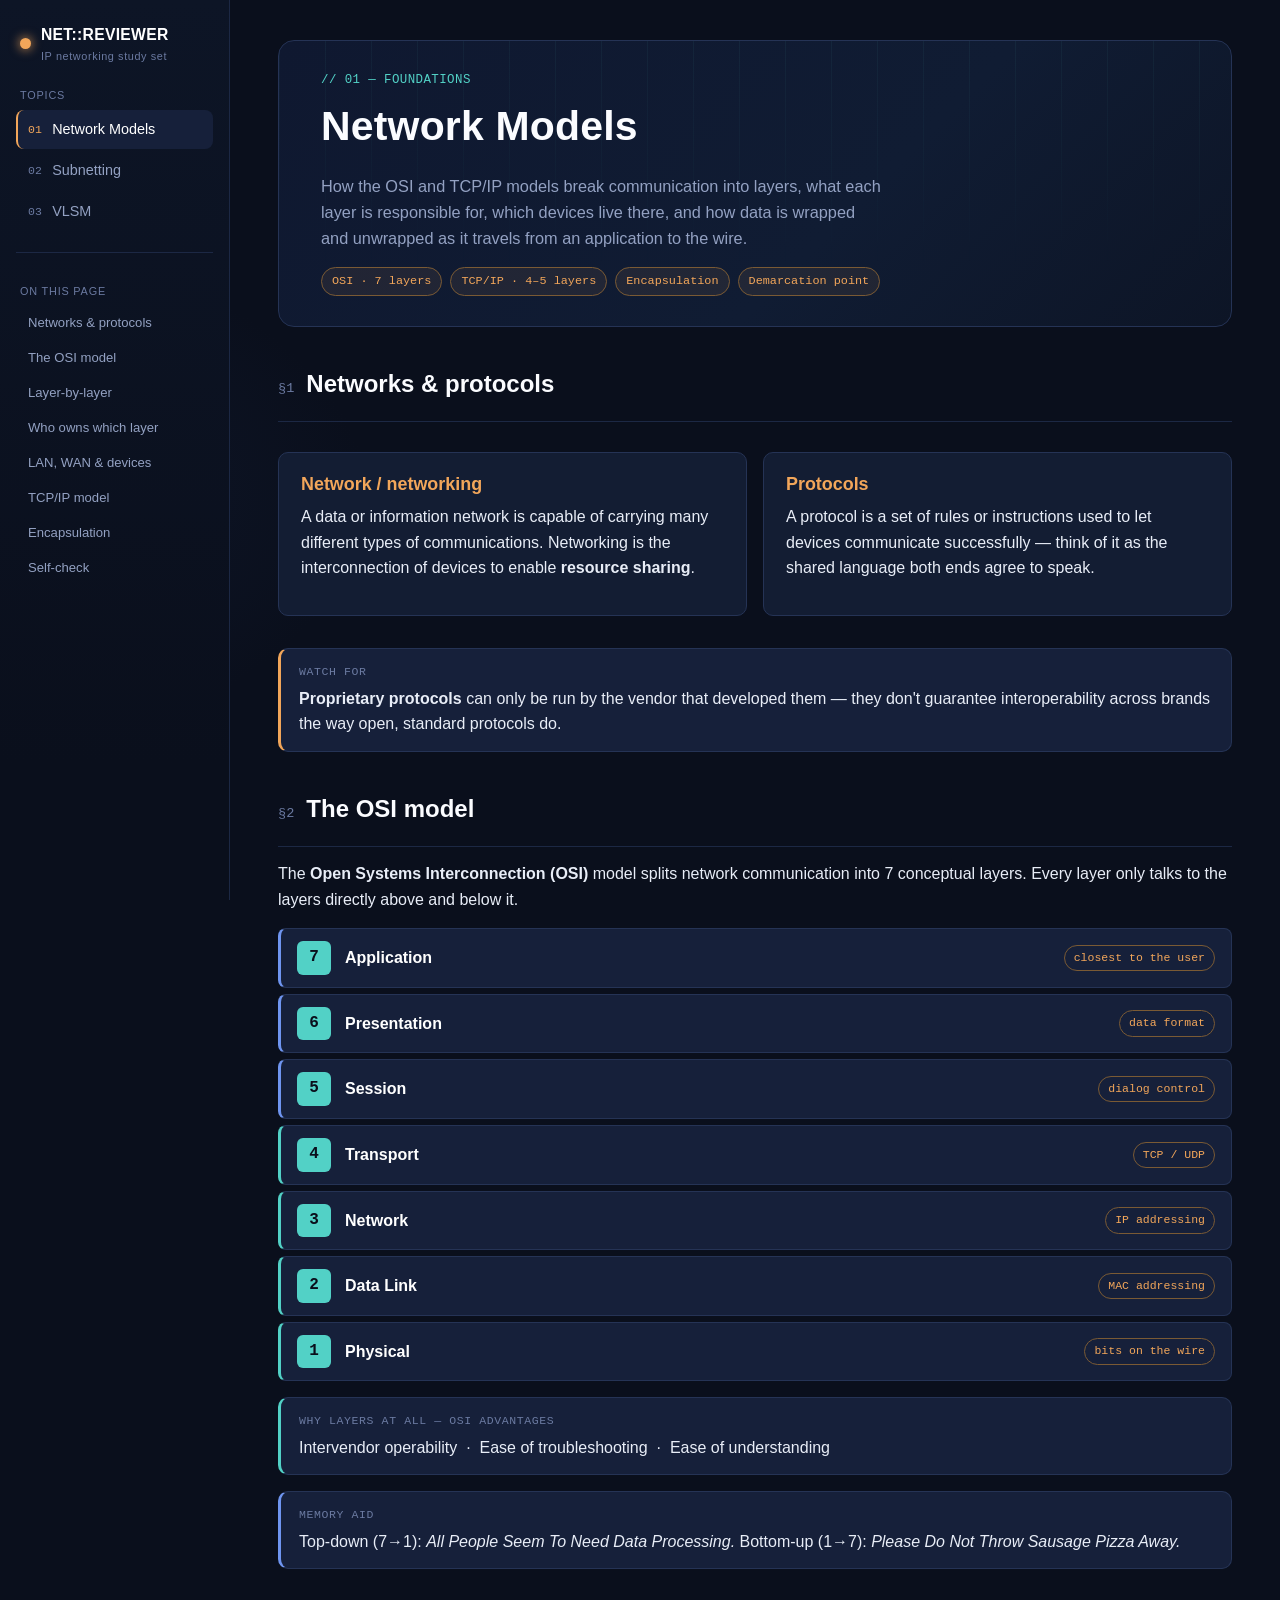
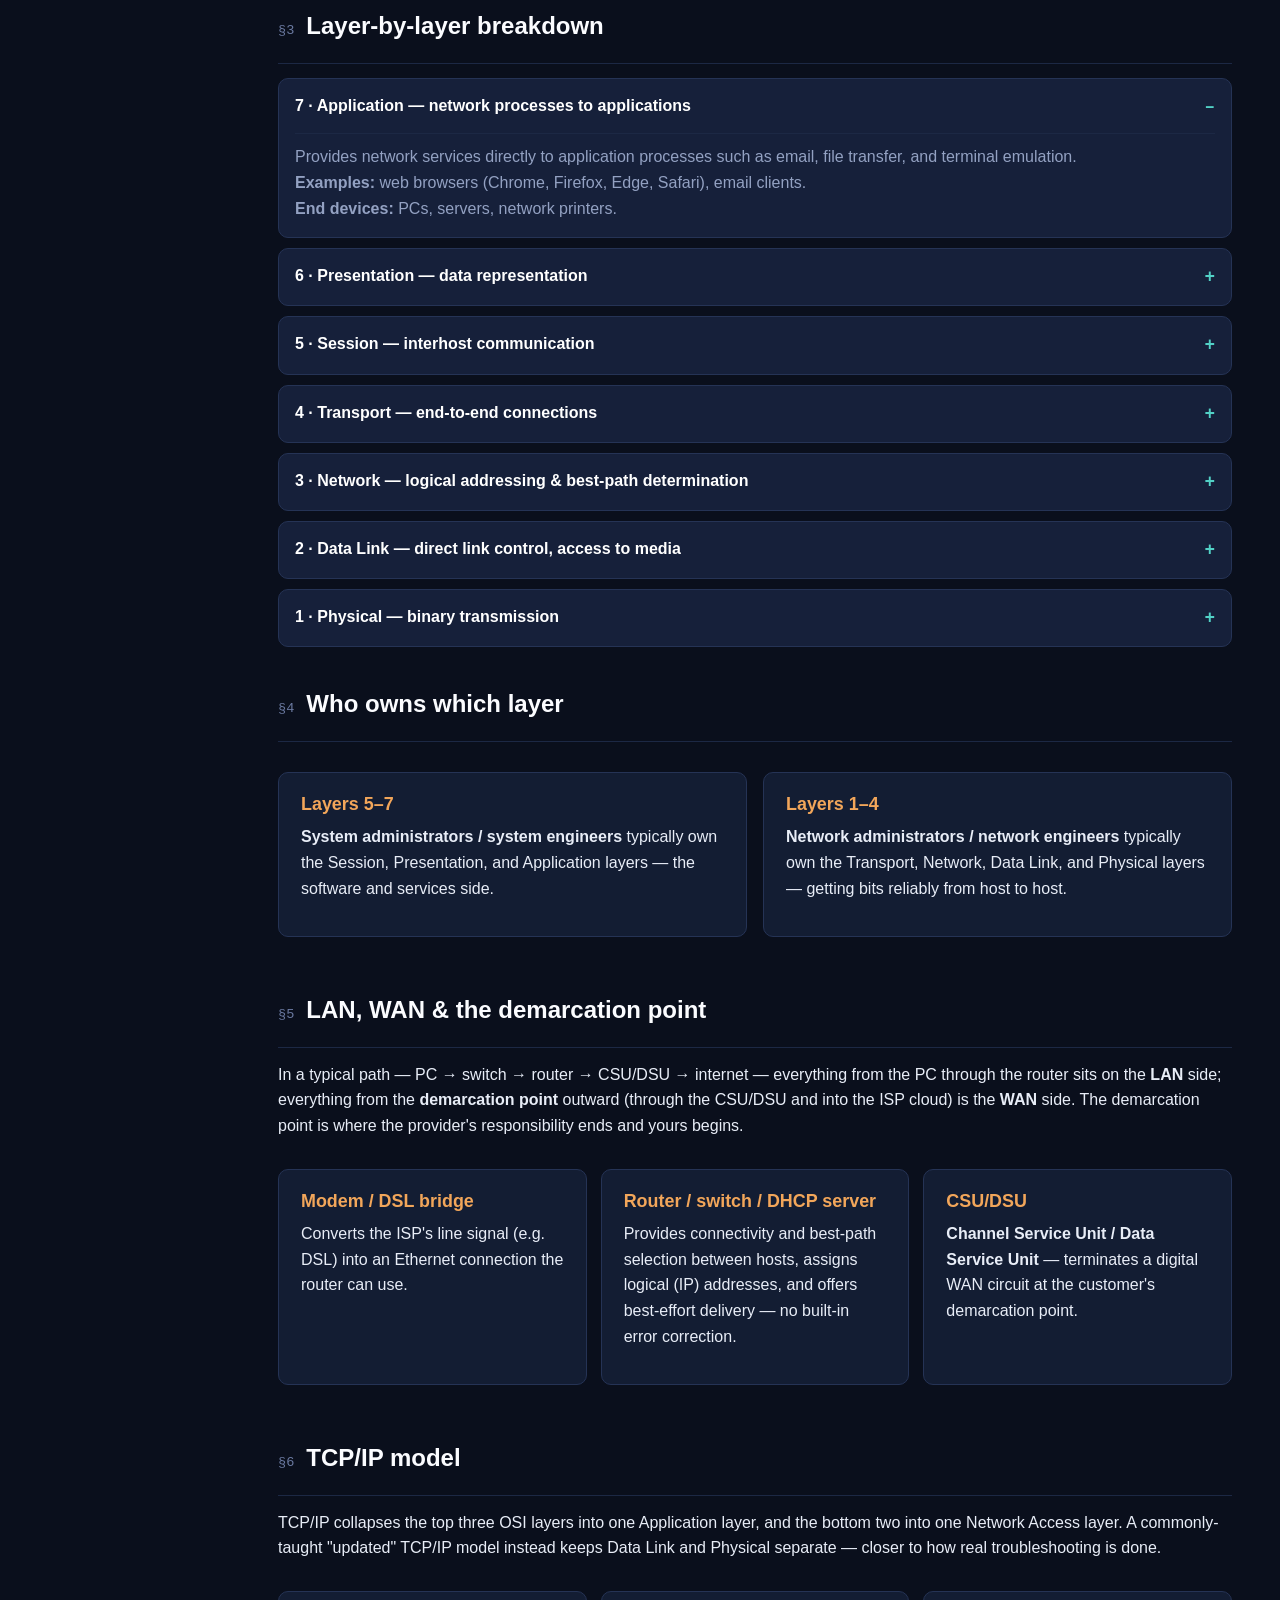
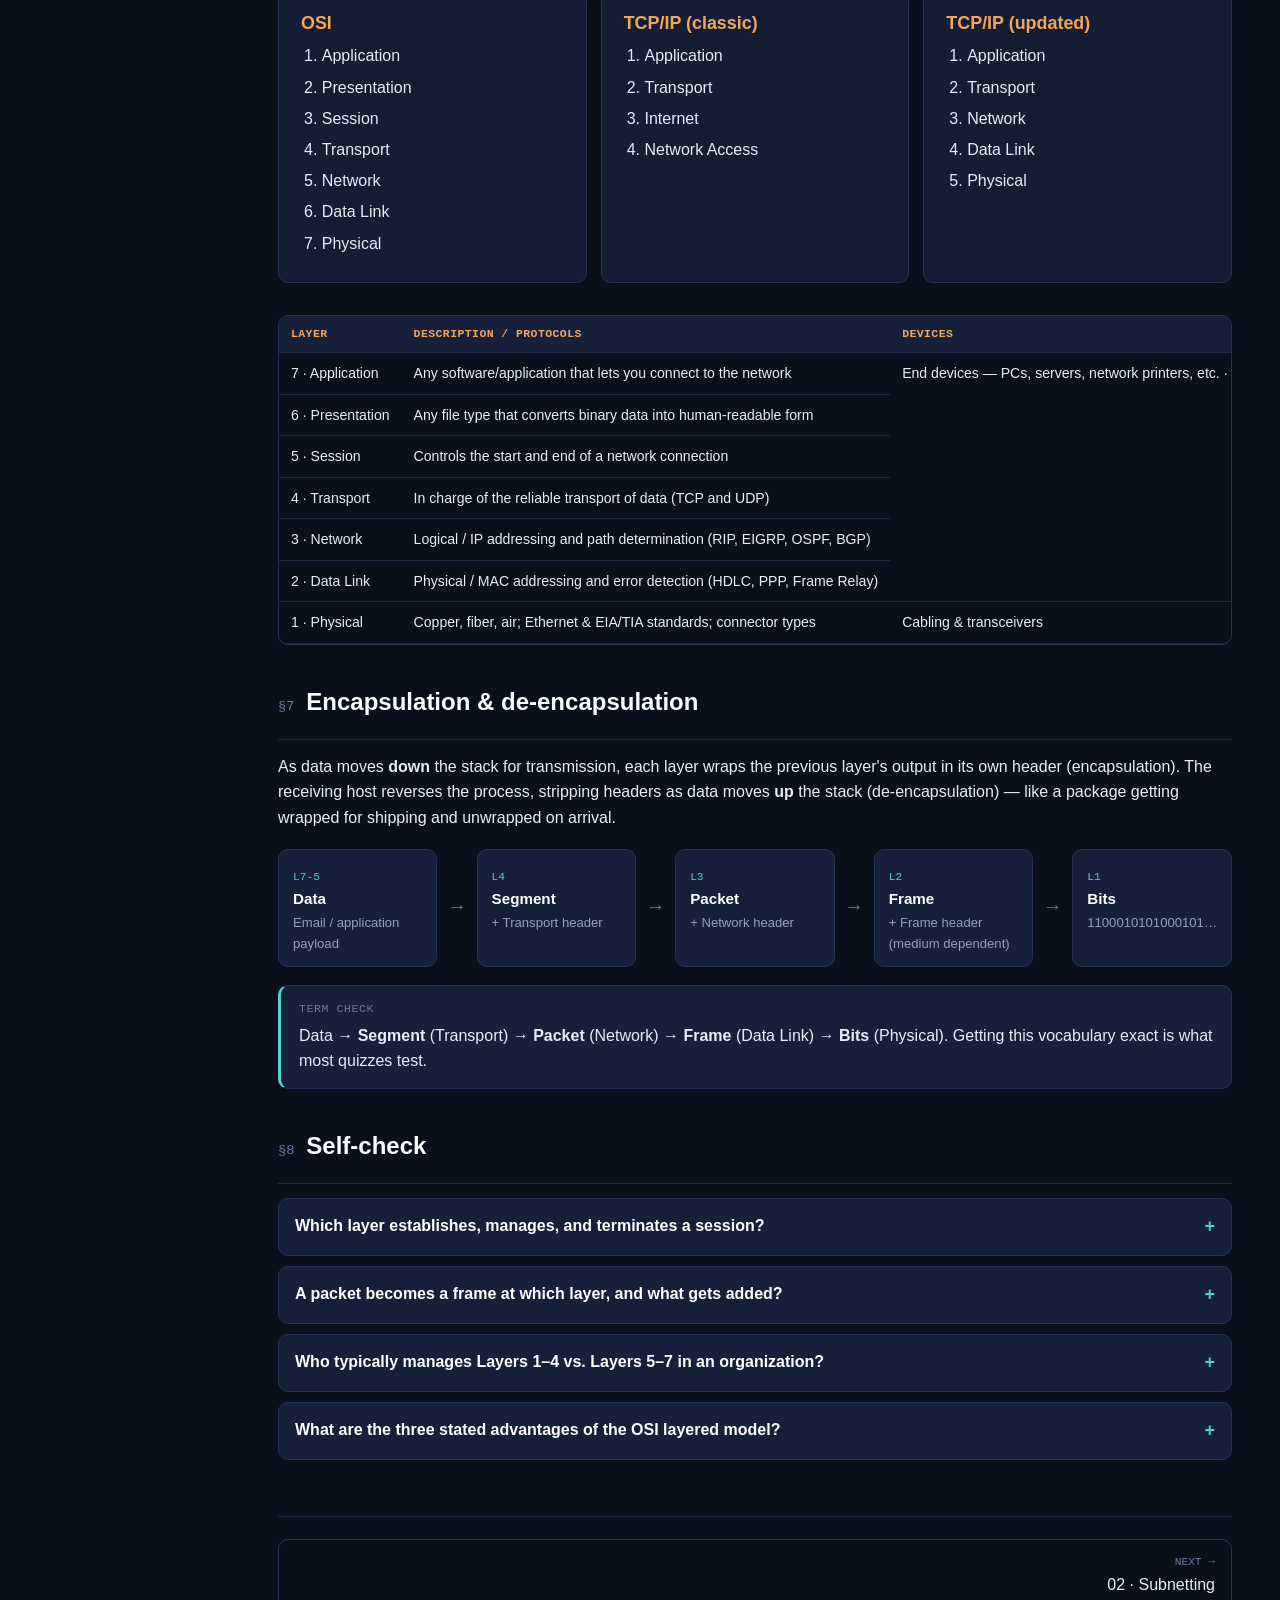
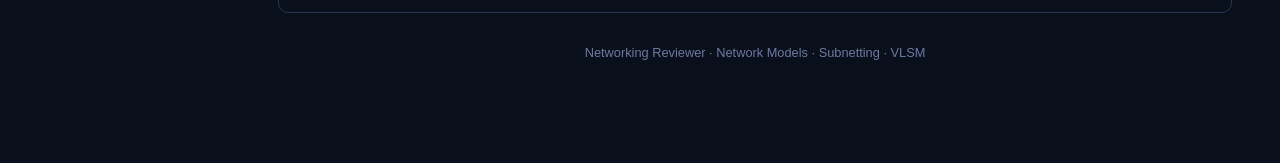
<file: index (8).html>
<!DOCTYPE html>
<html lang="en">
<head>
<meta charset="UTF-8">
<meta name="viewport" content="width=device-width, initial-scale=1.0">
<title>Network Models — Networking Reviewer</title>
<link rel="stylesheet" href="style.css">
</head>
<body>

<div class="topbar">
  <span class="dot"></span><strong>NET::REVIEWER</strong>
  <select onchange="if(this.value) location.href=this.value;">
    <option value="">Jump to page…</option>
    <option value="index.html">01 · Network Models</option>
    <option value="subnetting.html">02 · Subnetting</option>
    <option value="vlsm.html">03 · VLSM</option>
  </select>
</div>

<div class="shell">
  <aside class="sidenav">
    <div class="brand">
      <span class="dot"></span>
      <div><span>NET::REVIEWER</span><small>IP networking study set</small></div>
    </div>
    <div class="navgroup-label">TOPICS</div>
    <nav>
      <a href="index.html" class="active"><span class="idx">01</span> Network Models</a>
      <a href="subnetting.html"><span class="idx">02</span> Subnetting</a>
      <a href="vlsm.html"><span class="idx">03</span> VLSM</a>
    </nav>
    <div class="toc">
      <div class="navgroup-label">ON THIS PAGE</div>
      <nav>
        <a href="#basics">Networks &amp; protocols</a>
        <a href="#osi">The OSI model</a>
        <a href="#layers">Layer-by-layer</a>
        <a href="#roles">Who owns which layer</a>
        <a href="#lanwan">LAN, WAN &amp; devices</a>
        <a href="#tcpip">TCP/IP model</a>
        <a href="#encap">Encapsulation</a>
        <a href="#check">Self-check</a>
      </nav>
    </div>
  </aside>

  <main>
    <div class="pagewrap">

      <div class="hero">
        <div class="kicker">// 01 — FOUNDATIONS</div>
        <h1>Network Models</h1>
        <p class="lead">How the OSI and TCP/IP models break communication into layers, what each layer is
          responsible for, which devices live there, and how data is wrapped and unwrapped as it
          travels from an application to the wire.</p>
        <div class="badges">
          <span class="badge">OSI · 7 layers</span>
          <span class="badge">TCP/IP · 4–5 layers</span>
          <span class="badge">Encapsulation</span>
          <span class="badge">Demarcation point</span>
        </div>
      </div>

      <section class="block" id="basics">
        <div class="section-head"><span class="num">§1</span><h2>Networks &amp; protocols</h2></div>
        <div class="grid2">
          <div class="card">
            <h3>Network / networking</h3>
            <p>A data or information network is capable of carrying many different types of
              communications. Networking is the interconnection of devices to enable
              <strong>resource sharing</strong>.</p>
          </div>
          <div class="card">
            <h3>Protocols</h3>
            <p>A protocol is a set of rules or instructions used to let devices communicate
              successfully — think of it as the shared language both ends agree to speak.</p>
          </div>
        </div>
        <div class="callout warn">
          <span class="label">WATCH FOR</span>
          <strong>Proprietary protocols</strong> can only be run by the vendor that developed
          them — they don't guarantee interoperability across brands the way open, standard
          protocols do.
        </div>
      </section>

      <section class="block" id="osi">
        <div class="section-head"><span class="num">§2</span><h2>The OSI model</h2></div>
        <p>The <strong>Open Systems Interconnection (OSI)</strong> model splits network
          communication into 7 conceptual layers. Every layer only talks to the layers directly
          above and below it.</p>
        <div class="stack">
          <div class="layer upper"><div class="lnum">7</div><div><div class="lname">Application</div></div><div class="lchip">closest to the user</div></div>
          <div class="layer upper"><div class="lnum">6</div><div><div class="lname">Presentation</div></div><div class="lchip">data format</div></div>
          <div class="layer upper"><div class="lnum">5</div><div><div class="lname">Session</div></div><div class="lchip">dialog control</div></div>
          <div class="layer lower"><div class="lnum">4</div><div><div class="lname">Transport</div></div><div class="lchip">TCP / UDP</div></div>
          <div class="layer lower"><div class="lnum">3</div><div><div class="lname">Network</div></div><div class="lchip">IP addressing</div></div>
          <div class="layer lower"><div class="lnum">2</div><div><div class="lname">Data Link</div></div><div class="lchip">MAC addressing</div></div>
          <div class="layer lower"><div class="lnum">1</div><div><div class="lname">Physical</div></div><div class="lchip">bits on the wire</div></div>
        </div>
        <div class="callout tip">
          <span class="label">WHY LAYERS AT ALL — OSI ADVANTAGES</span>
          Intervendor operability &nbsp;·&nbsp; Ease of troubleshooting &nbsp;·&nbsp; Ease of understanding
        </div>
        <div class="callout rule">
          <span class="label">MEMORY AID</span>
          Top‑down (7→1): <em>All People Seem To Need Data Processing.</em>
          Bottom‑up (1→7): <em>Please Do Not Throw Sausage Pizza Away.</em>
        </div>
      </section>

      <section class="block" id="layers">
        <div class="section-head"><span class="num">§3</span><h2>Layer-by-layer breakdown</h2></div>

        <details class="qa" open>
          <summary>7 · Application — network processes to applications</summary>
          <div class="a">Provides network services directly to application processes such as
            email, file transfer, and terminal emulation. <br><strong>Examples:</strong> web
            browsers (Chrome, Firefox, Edge, Safari), email clients. <br><strong>End devices:</strong>
            PCs, servers, network printers.</div>
        </details>

        <details class="qa">
          <summary>6 · Presentation — data representation</summary>
          <div class="a">Ensures data is readable by the receiving system: formats and structures
            data, and negotiates the data-transfer syntax for the application layer.
            <br><strong>Common formats:</strong> JPG, PNG, GIF, MP3, MP4, DOC, PDF.</div>
        </details>

        <details class="qa">
          <summary>5 · Session — interhost communication</summary>
          <div class="a">Establishes, manages, and terminates sessions between applications.
            <br><strong>Rule of thumb:</strong> a remote connection = a session.</div>
        </details>

        <details class="qa">
          <summary>4 · Transport — end-to-end connections</summary>
          <div class="a">In charge of the reliable transport of data (TCP and UDP). Concerned
            with transportation issues between hosts: data-transport reliability, establishing /
            maintaining / terminating virtual circuits, fault detection and recovery, and flow
            control.</div>
        </details>

        <details class="qa">
          <summary>3 · Network — logical addressing &amp; best-path determination</summary>
          <div class="a">Provides connectivity and path selection between two hosts, assigns the
            logical (IP) address, and offers best-effort delivery with no error correction of its
            own. <br><strong>Routing protocols:</strong> RIP, EIGRP, OSPF, BGP. <br><strong>Device:</strong> routers.</div>
        </details>

        <details class="qa">
          <summary>2 · Data Link — direct link control, access to media</summary>
          <div class="a">Provides reliable transfer of data across the local media: physical
            (MAC) addressing, network topology, error notification, and flow control.
            <br><strong>WAN encapsulation types:</strong> HDLC, PPP, Frame Relay. <br><strong>Device:</strong> switches.</div>
        </details>

        <details class="qa">
          <summary>1 · Physical — binary transmission</summary>
          <div class="a">Wires, connectors, voltages, and data rates — the raw transmission
            medium. <br><strong>Media:</strong> copper, fiber, air. <br><strong>Standards:</strong>
            Ethernet, EIA/TIA, and the many physical connector types.</div>
        </details>
      </section>

      <section class="block" id="roles">
        <div class="section-head"><span class="num">§4</span><h2>Who owns which layer</h2></div>
        <div class="grid2">
          <div class="card">
            <h3>Layers 5–7</h3>
            <p><strong>System administrators / system engineers</strong> typically own the
              Session, Presentation, and Application layers — the software and services side.</p>
          </div>
          <div class="card">
            <h3>Layers 1–4</h3>
            <p><strong>Network administrators / network engineers</strong> typically own the
              Transport, Network, Data Link, and Physical layers — getting bits reliably from
              host to host.</p>
          </div>
        </div>
      </section>

      <section class="block" id="lanwan">
        <div class="section-head"><span class="num">§5</span><h2>LAN, WAN &amp; the demarcation point</h2></div>
        <p>In a typical path — PC → switch → router → CSU/DSU → internet — everything from the
          PC through the router sits on the <strong>LAN</strong> side; everything from the
          <strong>demarcation point</strong> outward (through the CSU/DSU and into the ISP cloud)
          is the <strong>WAN</strong> side. The demarcation point is where the provider's
          responsibility ends and yours begins.</p>
        <div class="grid3">
          <div class="card">
            <h3>Modem / DSL bridge</h3>
            <p>Converts the ISP's line signal (e.g. DSL) into an Ethernet connection the router
              can use.</p>
          </div>
          <div class="card">
            <h3>Router / switch / DHCP server</h3>
            <p>Provides connectivity and best-path selection between hosts, assigns logical
              (IP) addresses, and offers best-effort delivery — no built-in error correction.</p>
          </div>
          <div class="card">
            <h3>CSU/DSU</h3>
            <p><strong>Channel Service Unit / Data Service Unit</strong> — terminates a
              digital WAN circuit at the customer's demarcation point.</p>
          </div>
        </div>
      </section>

      <section class="block" id="tcpip">
        <div class="section-head"><span class="num">§6</span><h2>TCP/IP model</h2></div>
        <p>TCP/IP collapses the top three OSI layers into one Application layer, and the bottom
          two into one Network Access layer. A commonly-taught "updated" TCP/IP model instead
          keeps Data Link and Physical separate — closer to how real troubleshooting is done.</p>
        <div class="grid3">
          <div class="card"><h3>OSI</h3>
            <ol class="tight"><li>Application</li><li>Presentation</li><li>Session</li><li>Transport</li><li>Network</li><li>Data Link</li><li>Physical</li></ol>
          </div>
          <div class="card"><h3>TCP/IP (classic)</h3>
            <ol class="tight"><li>Application</li><li>Transport</li><li>Internet</li><li>Network Access</li></ol>
          </div>
          <div class="card"><h3>TCP/IP (updated)</h3>
            <ol class="tight"><li>Application</li><li>Transport</li><li>Network</li><li>Data Link</li><li>Physical</li></ol>
          </div>
        </div>

        <div class="tblwrap">
          <table>
            <thead><tr><th>Layer</th><th>Description / protocols</th><th>Devices</th></tr></thead>
            <tbody>
              <tr><td>7 · Application</td><td>Any software/application that lets you connect to the network</td><td rowspan="6" style="vertical-align:top">End devices — PCs, servers, network printers, etc. · Routers (L3) · Switches (L2)</td></tr>
              <tr><td>6 · Presentation</td><td>Any file type that converts binary data into human-readable form</td></tr>
              <tr><td>5 · Session</td><td>Controls the start and end of a network connection</td></tr>
              <tr><td>4 · Transport</td><td>In charge of the reliable transport of data (TCP and UDP)</td></tr>
              <tr><td>3 · Network</td><td>Logical / IP addressing and path determination (RIP, EIGRP, OSPF, BGP)</td></tr>
              <tr><td>2 · Data Link</td><td>Physical / MAC addressing and error detection (HDLC, PPP, Frame Relay)</td></tr>
              <tr><td>1 · Physical</td><td>Copper, fiber, air; Ethernet &amp; EIA/TIA standards; connector types</td><td>Cabling &amp; transceivers</td></tr>
            </tbody>
          </table>
        </div>
      </section>

      <section class="block" id="encap">
        <div class="section-head"><span class="num">§7</span><h2>Encapsulation &amp; de-encapsulation</h2></div>
        <p>As data moves <strong>down</strong> the stack for transmission, each layer wraps the
          previous layer's output in its own header (encapsulation). The receiving host reverses
          the process, stripping headers as data moves <strong>up</strong> the stack
          (de-encapsulation) — like a package getting wrapped for shipping and unwrapped on
          arrival.</p>
        <div class="flow">
          <div class="step"><span class="n">L7‑5</span><h4>Data</h4><p>Email / application payload</p></div>
          <div class="arrow">→</div>
          <div class="step"><span class="n">L4</span><h4>Segment</h4><p>+ Transport header</p></div>
          <div class="arrow">→</div>
          <div class="step"><span class="n">L3</span><h4>Packet</h4><p>+ Network header</p></div>
          <div class="arrow">→</div>
          <div class="step"><span class="n">L2</span><h4>Frame</h4><p>+ Frame header (medium dependent)</p></div>
          <div class="arrow">→</div>
          <div class="step"><span class="n">L1</span><h4>Bits</h4><p>1100010101000101…</p></div>
        </div>
        <div class="callout tip">
          <span class="label">TERM CHECK</span>
          Data → <strong>Segment</strong> (Transport) → <strong>Packet</strong> (Network) →
          <strong>Frame</strong> (Data Link) → <strong>Bits</strong> (Physical). Getting this
          vocabulary exact is what most quizzes test.
        </div>
      </section>

      <section class="block" id="check">
        <div class="section-head"><span class="num">§8</span><h2>Self-check</h2></div>
        <details class="qa">
          <summary>Which layer establishes, manages, and terminates a session?</summary>
          <div class="a">Layer 5 — Session. Remember: a remote connection = a session.</div>
        </details>
        <details class="qa">
          <summary>A packet becomes a frame at which layer, and what gets added?</summary>
          <div class="a">Layer 2, Data Link — a frame header (and trailer, medium dependent) is
            added around the Layer‑3 packet.</div>
        </details>
        <details class="qa">
          <summary>Who typically manages Layers 1–4 vs. Layers 5–7 in an organization?</summary>
          <div class="a">Layers 1–4: network administrators / network engineers. Layers 5–7:
            system administrators / system engineers.</div>
        </details>
        <details class="qa">
          <summary>What are the three stated advantages of the OSI layered model?</summary>
          <div class="a">Intervendor operability, ease of troubleshooting, and ease of
            understanding.</div>
        </details>
      </section>

      <div class="pagejump">
        <a class="next" href="subnetting.html" style="margin-left:auto">
          <span class="dir">NEXT →</span>02 · Subnetting
        </a>
      </div>
      <footer class="site">Networking Reviewer · Network Models · Subnetting · VLSM</footer>
    </div>
  </main>
</div>
</body>
</html>
</file>
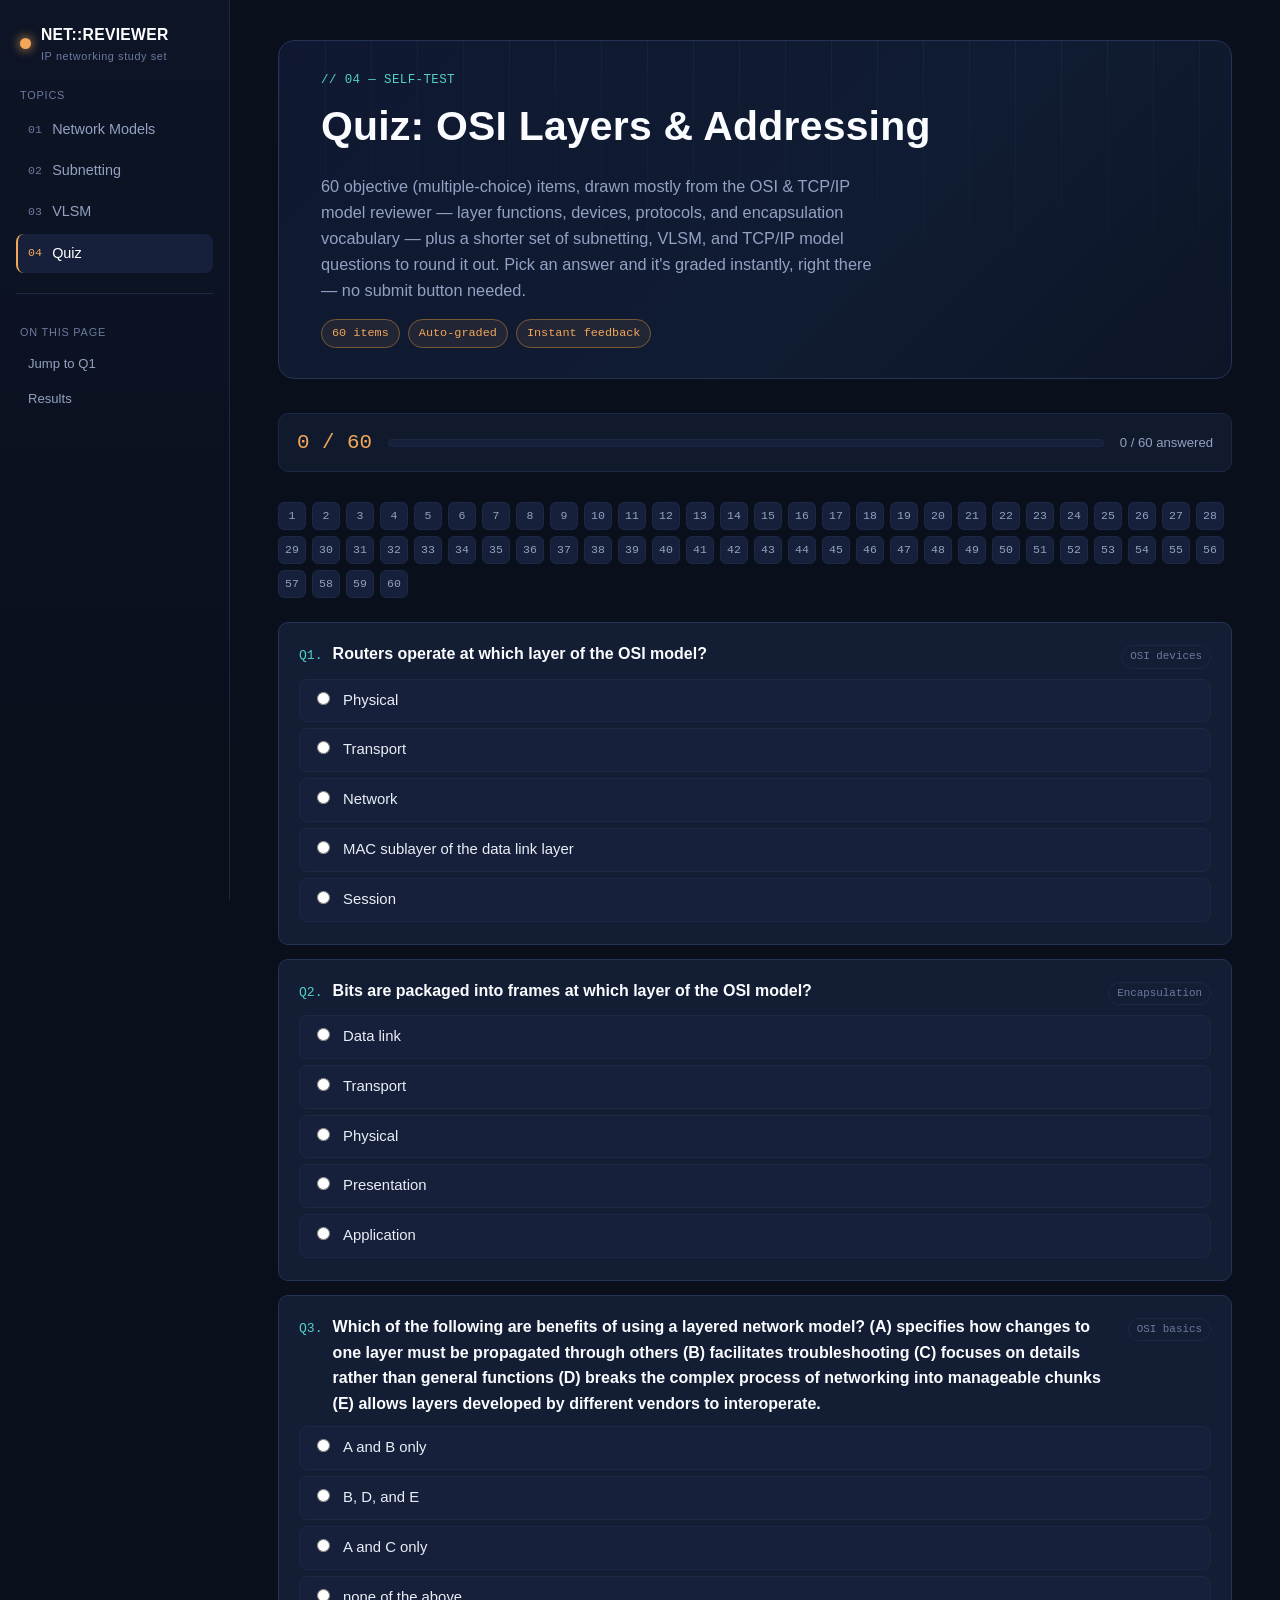
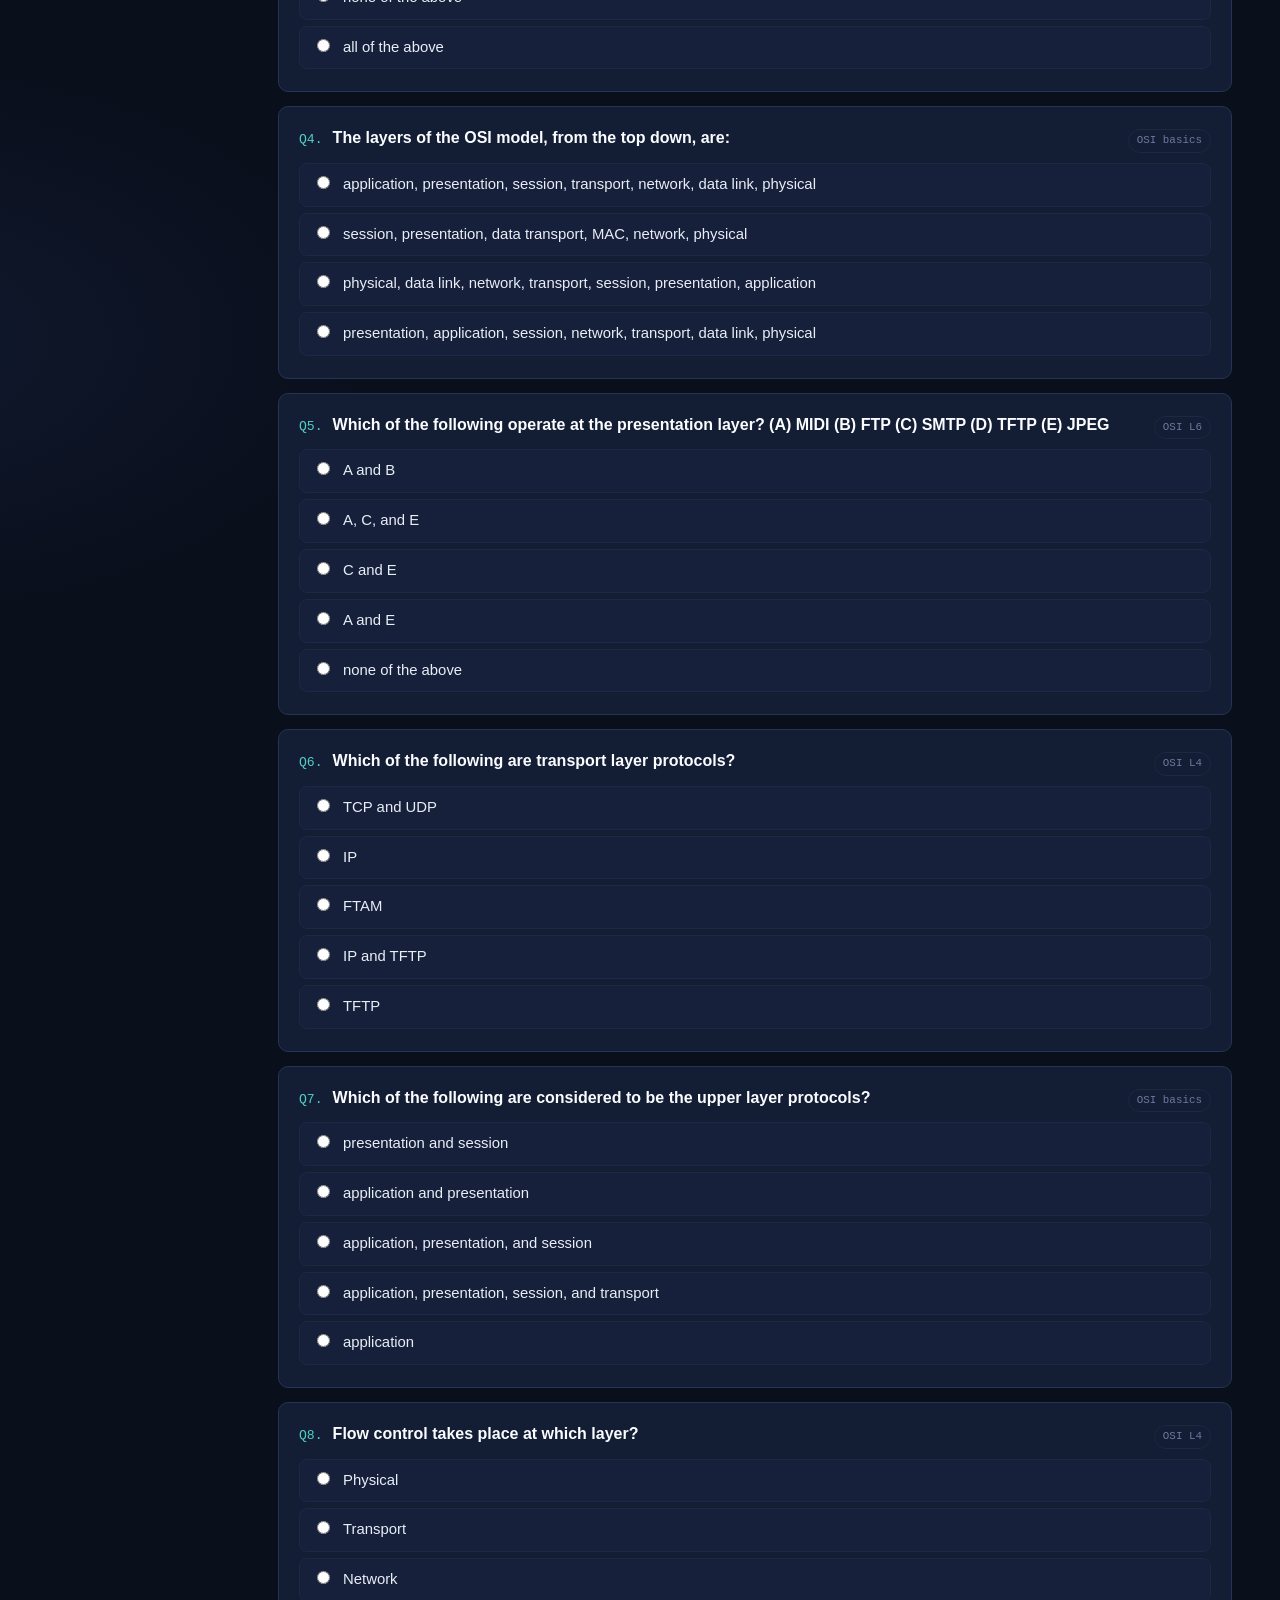
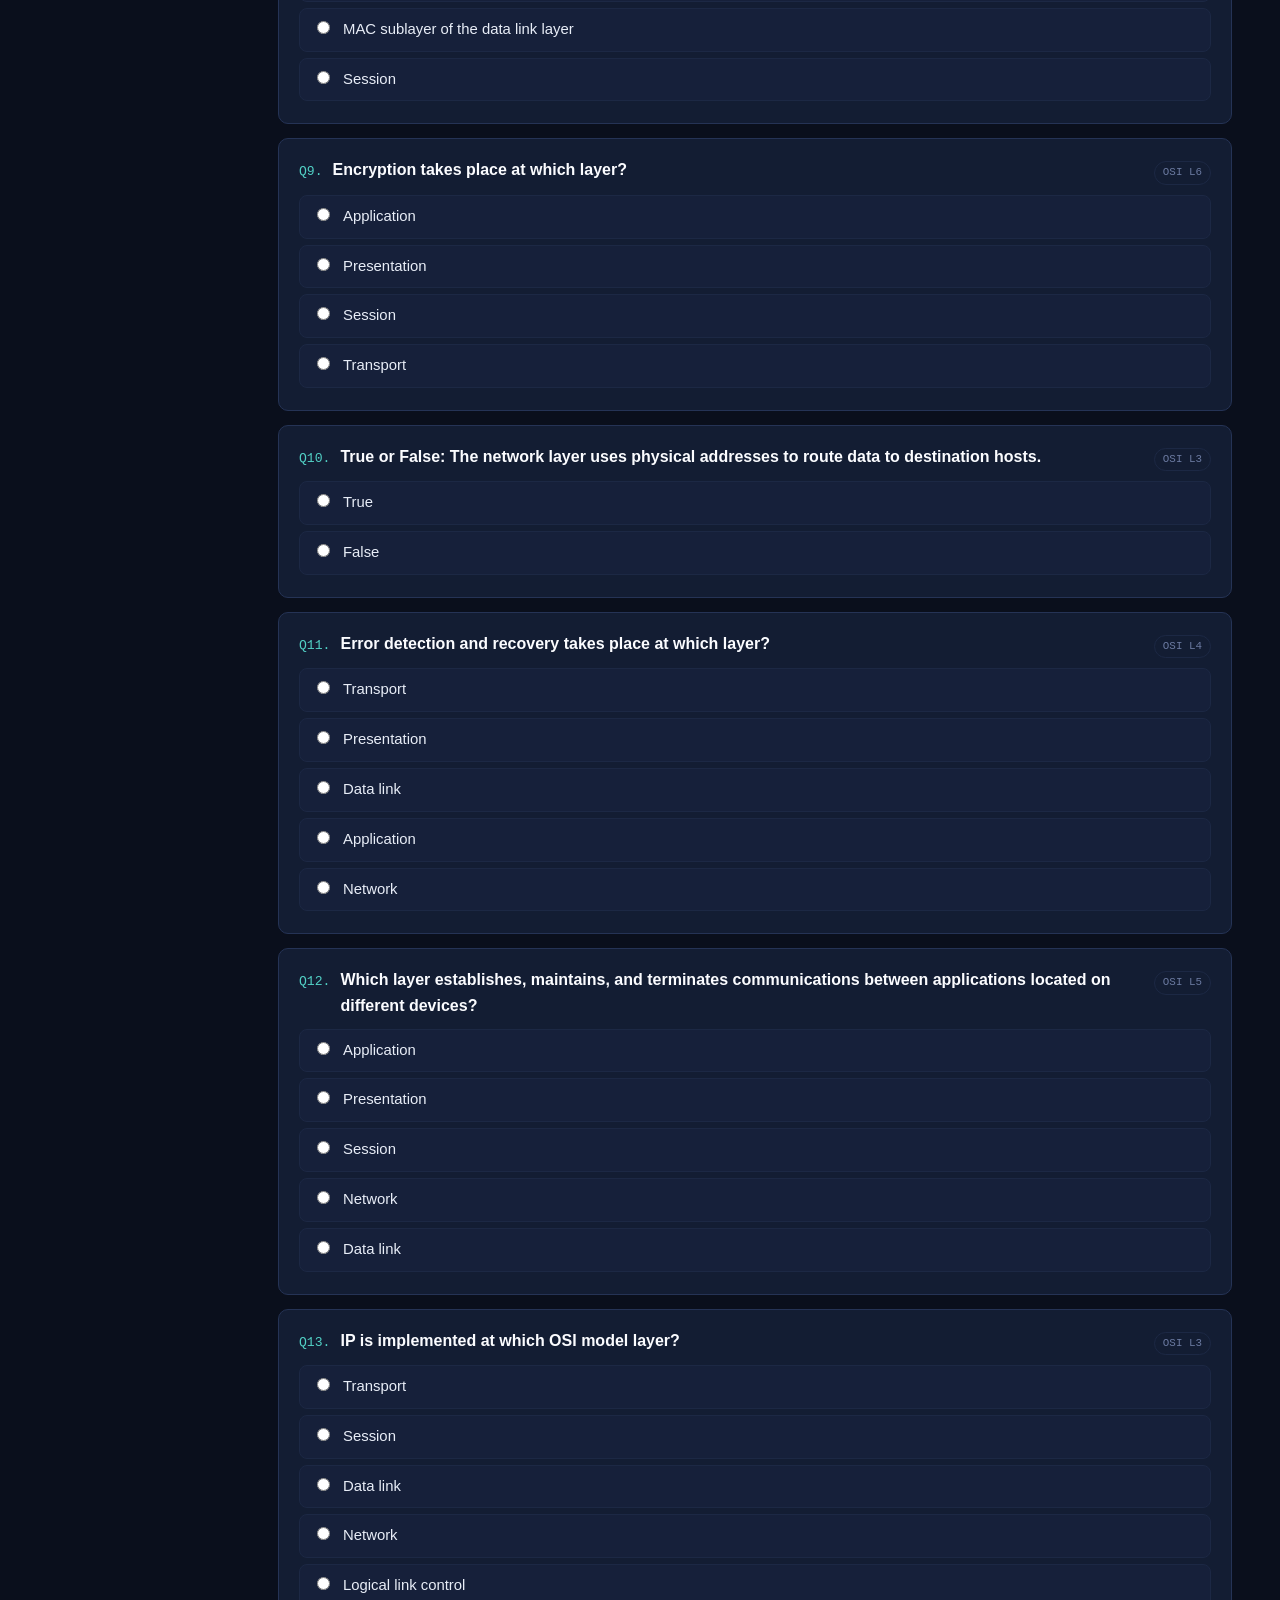
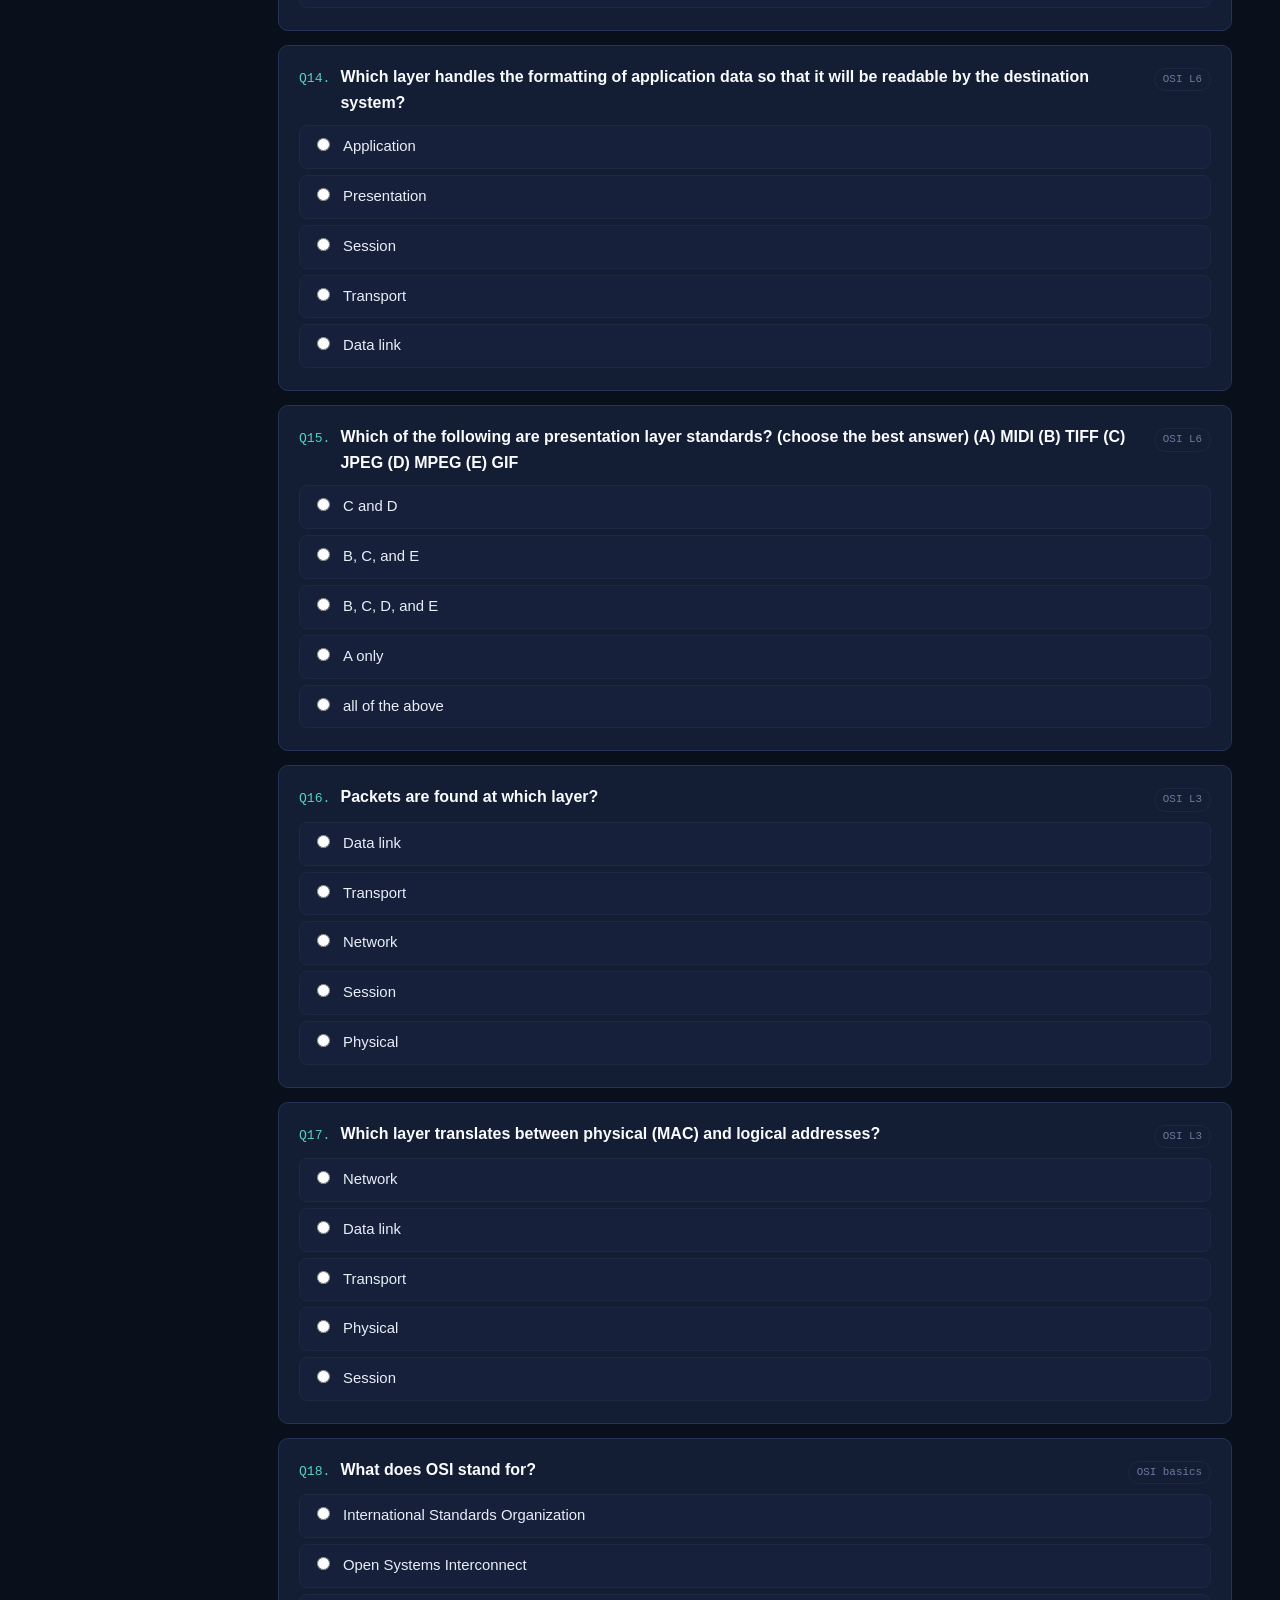
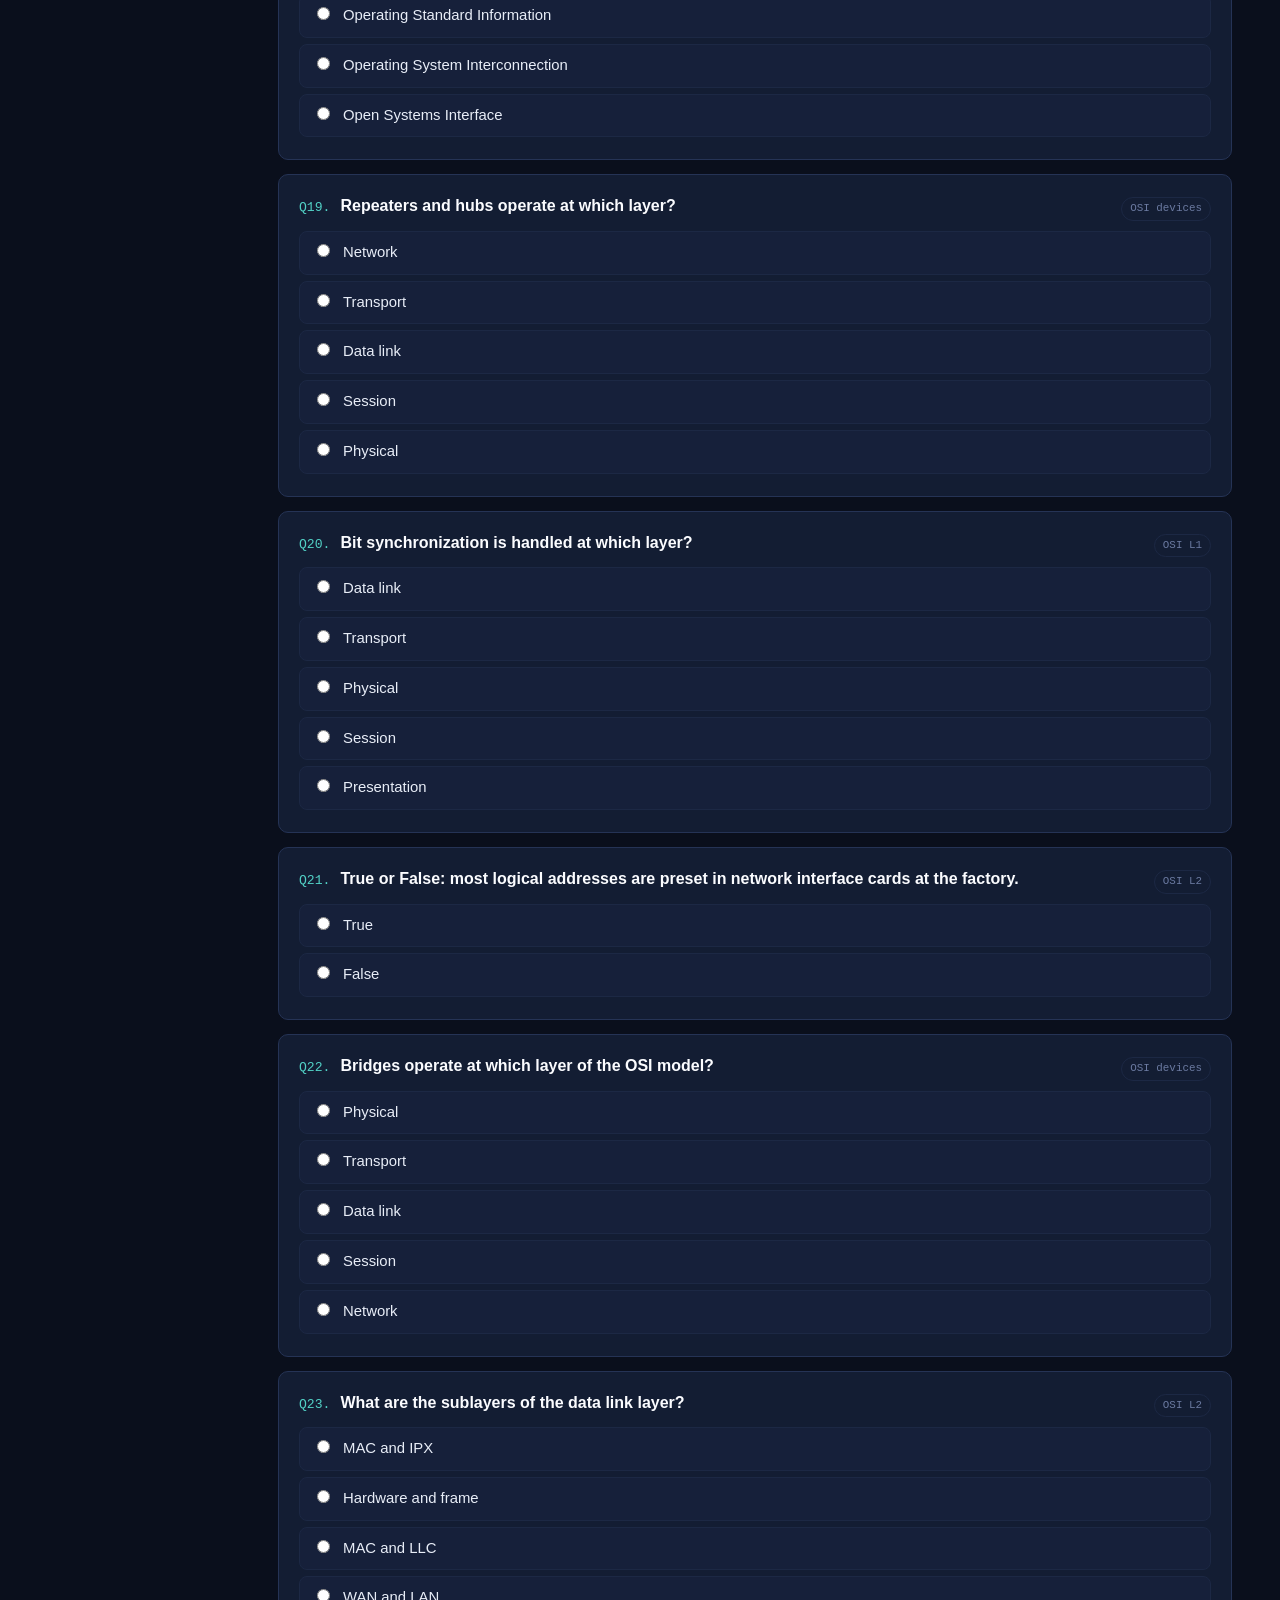
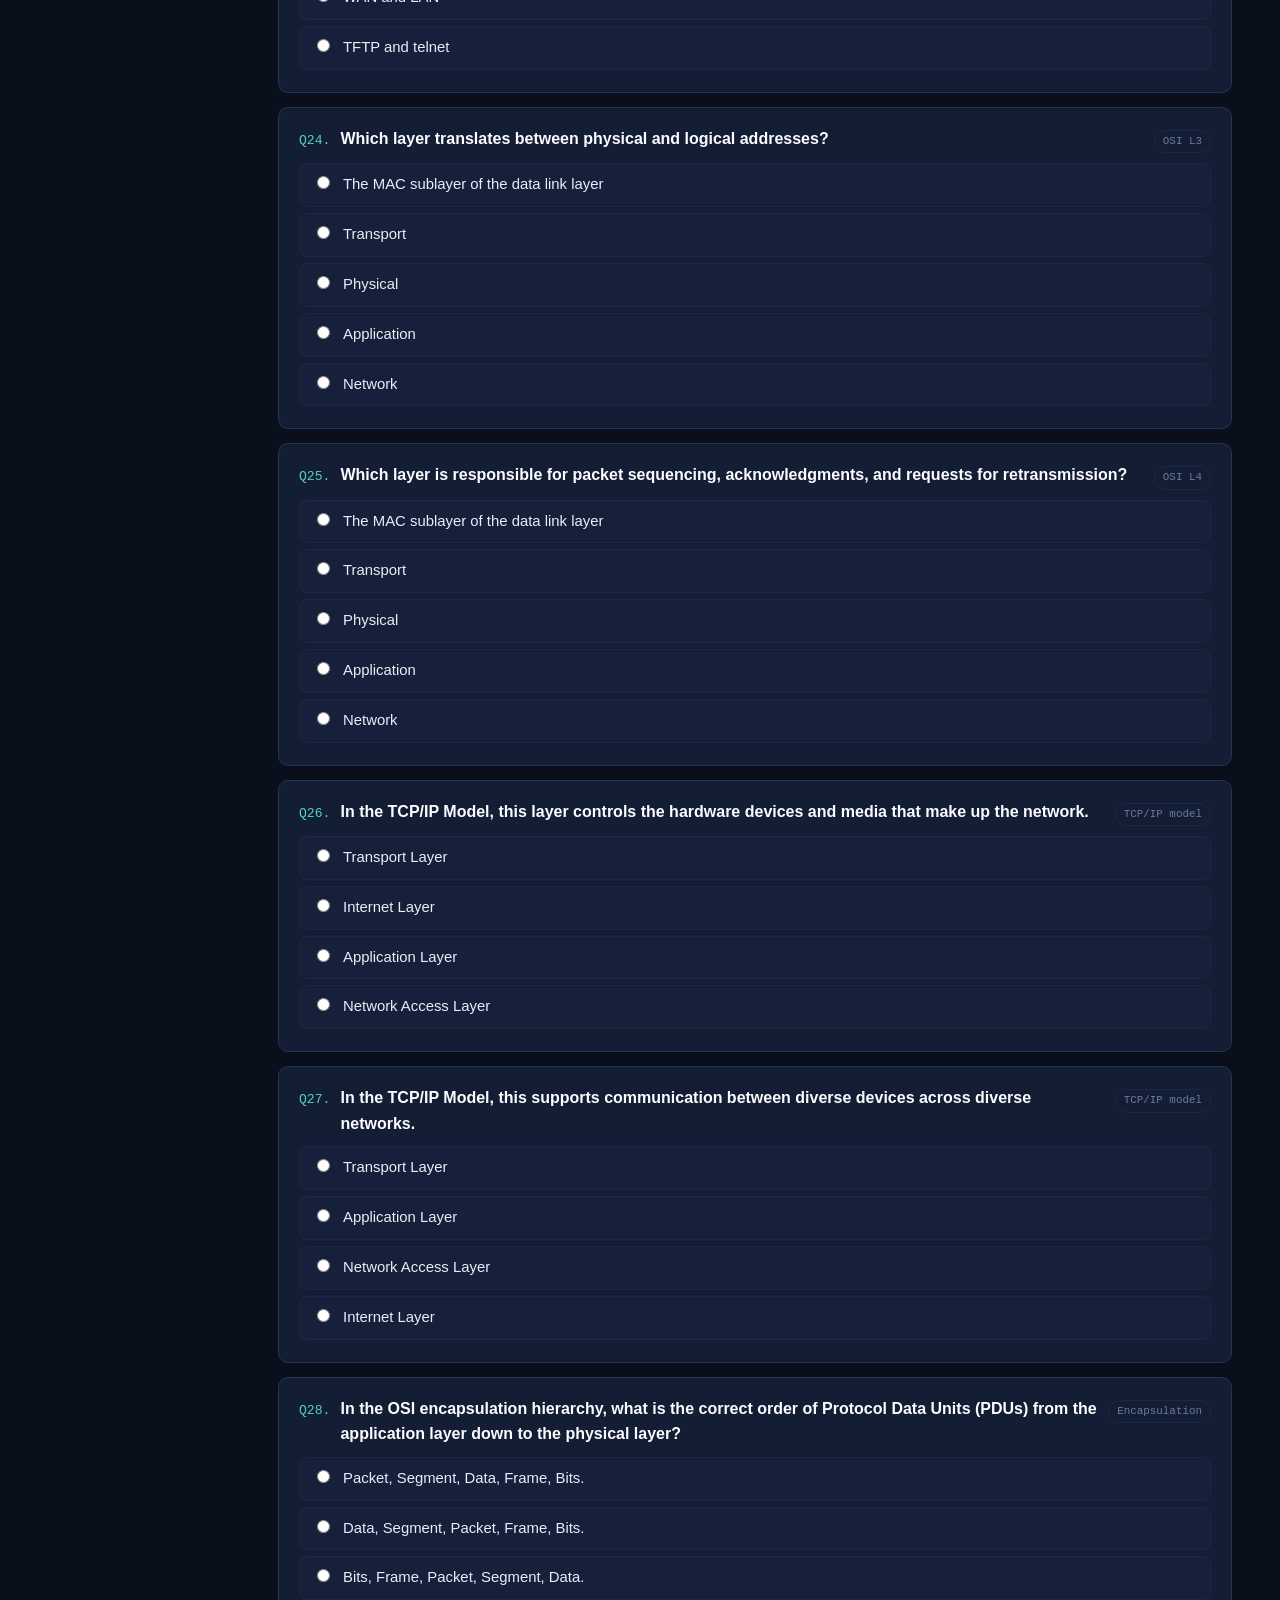
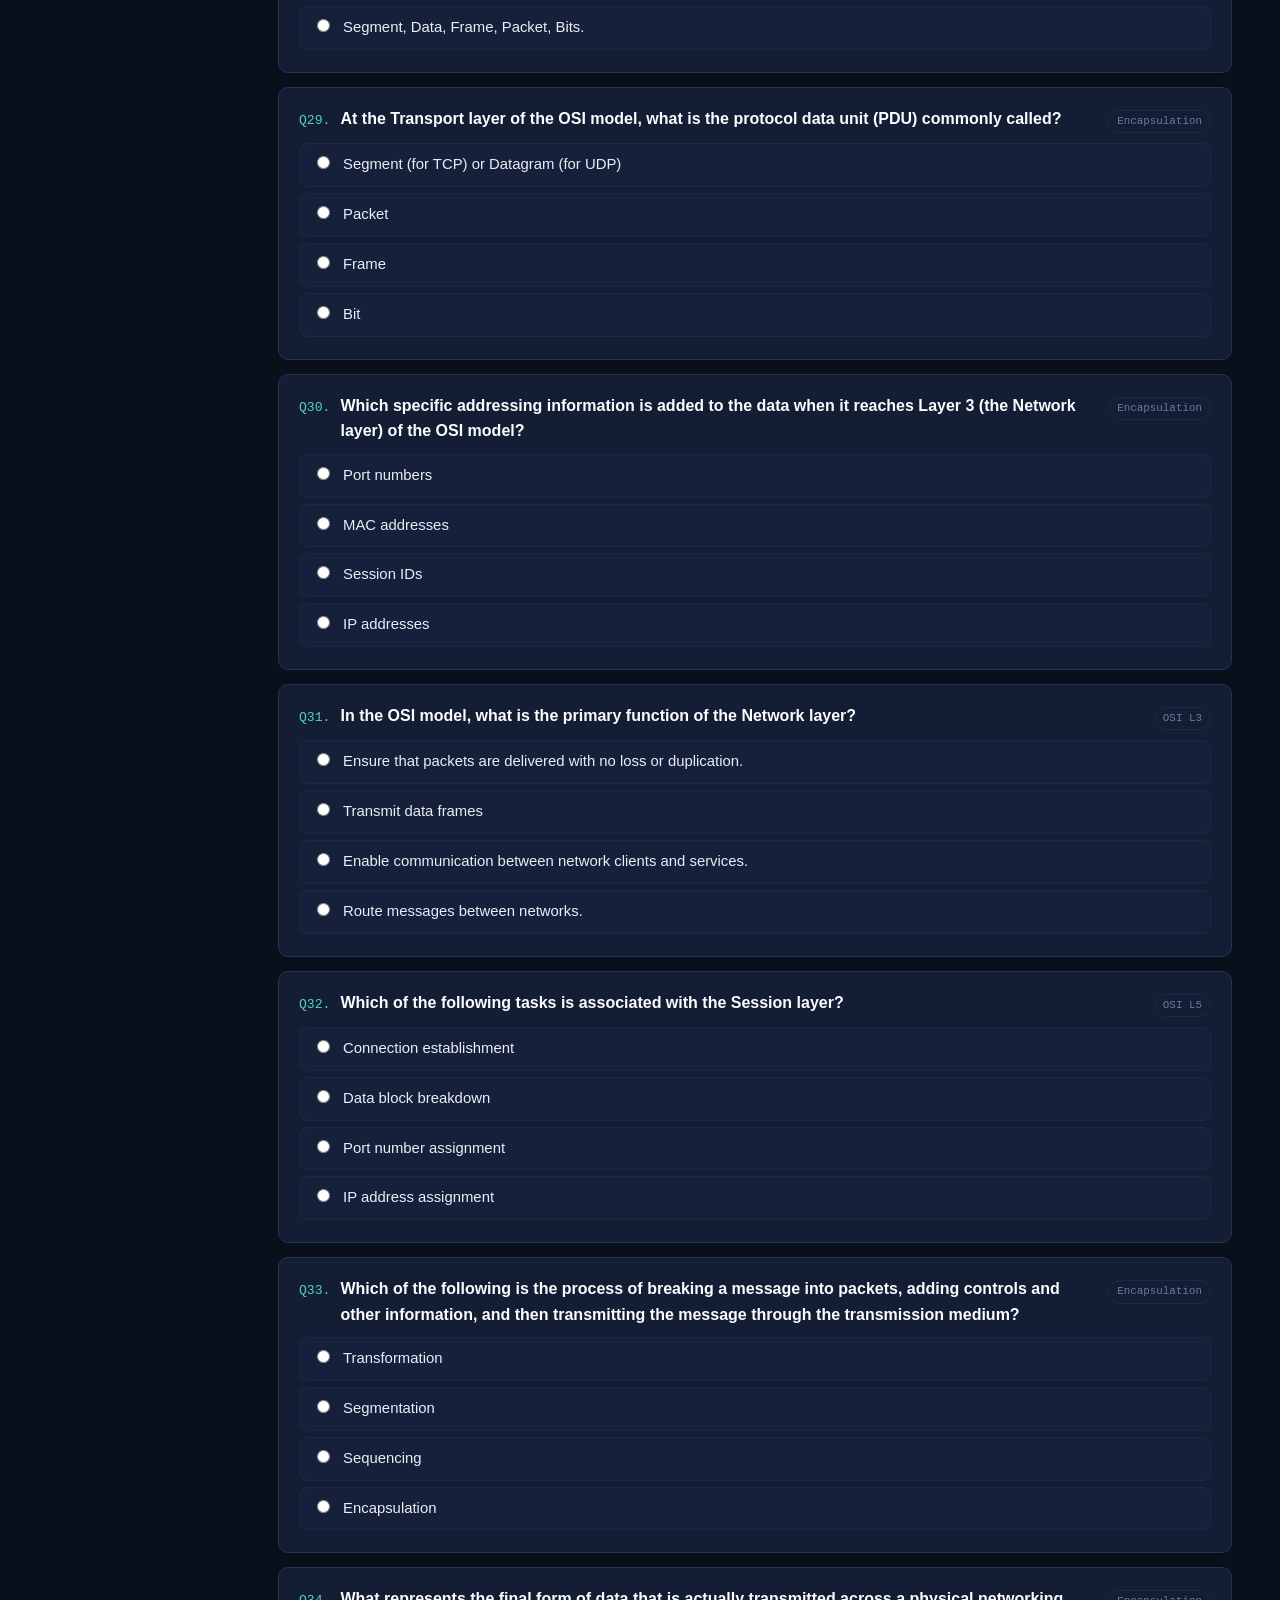
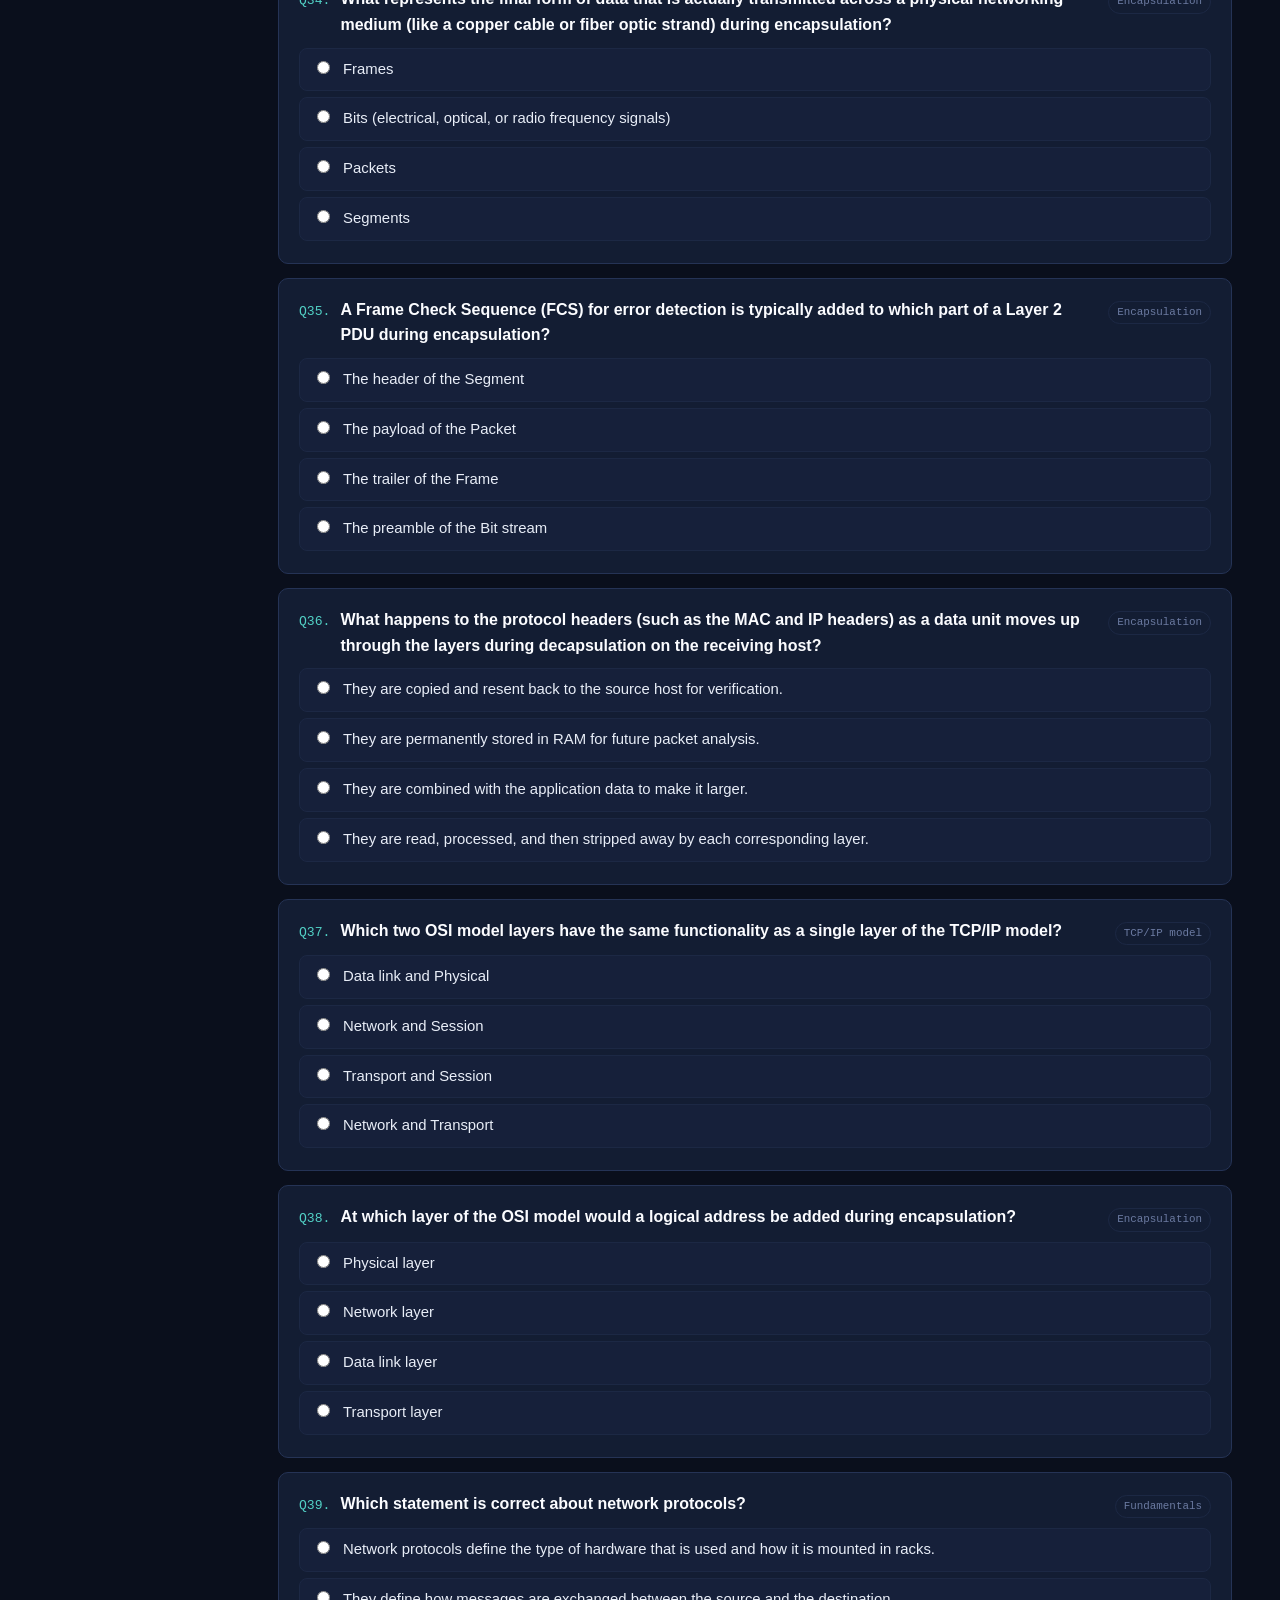
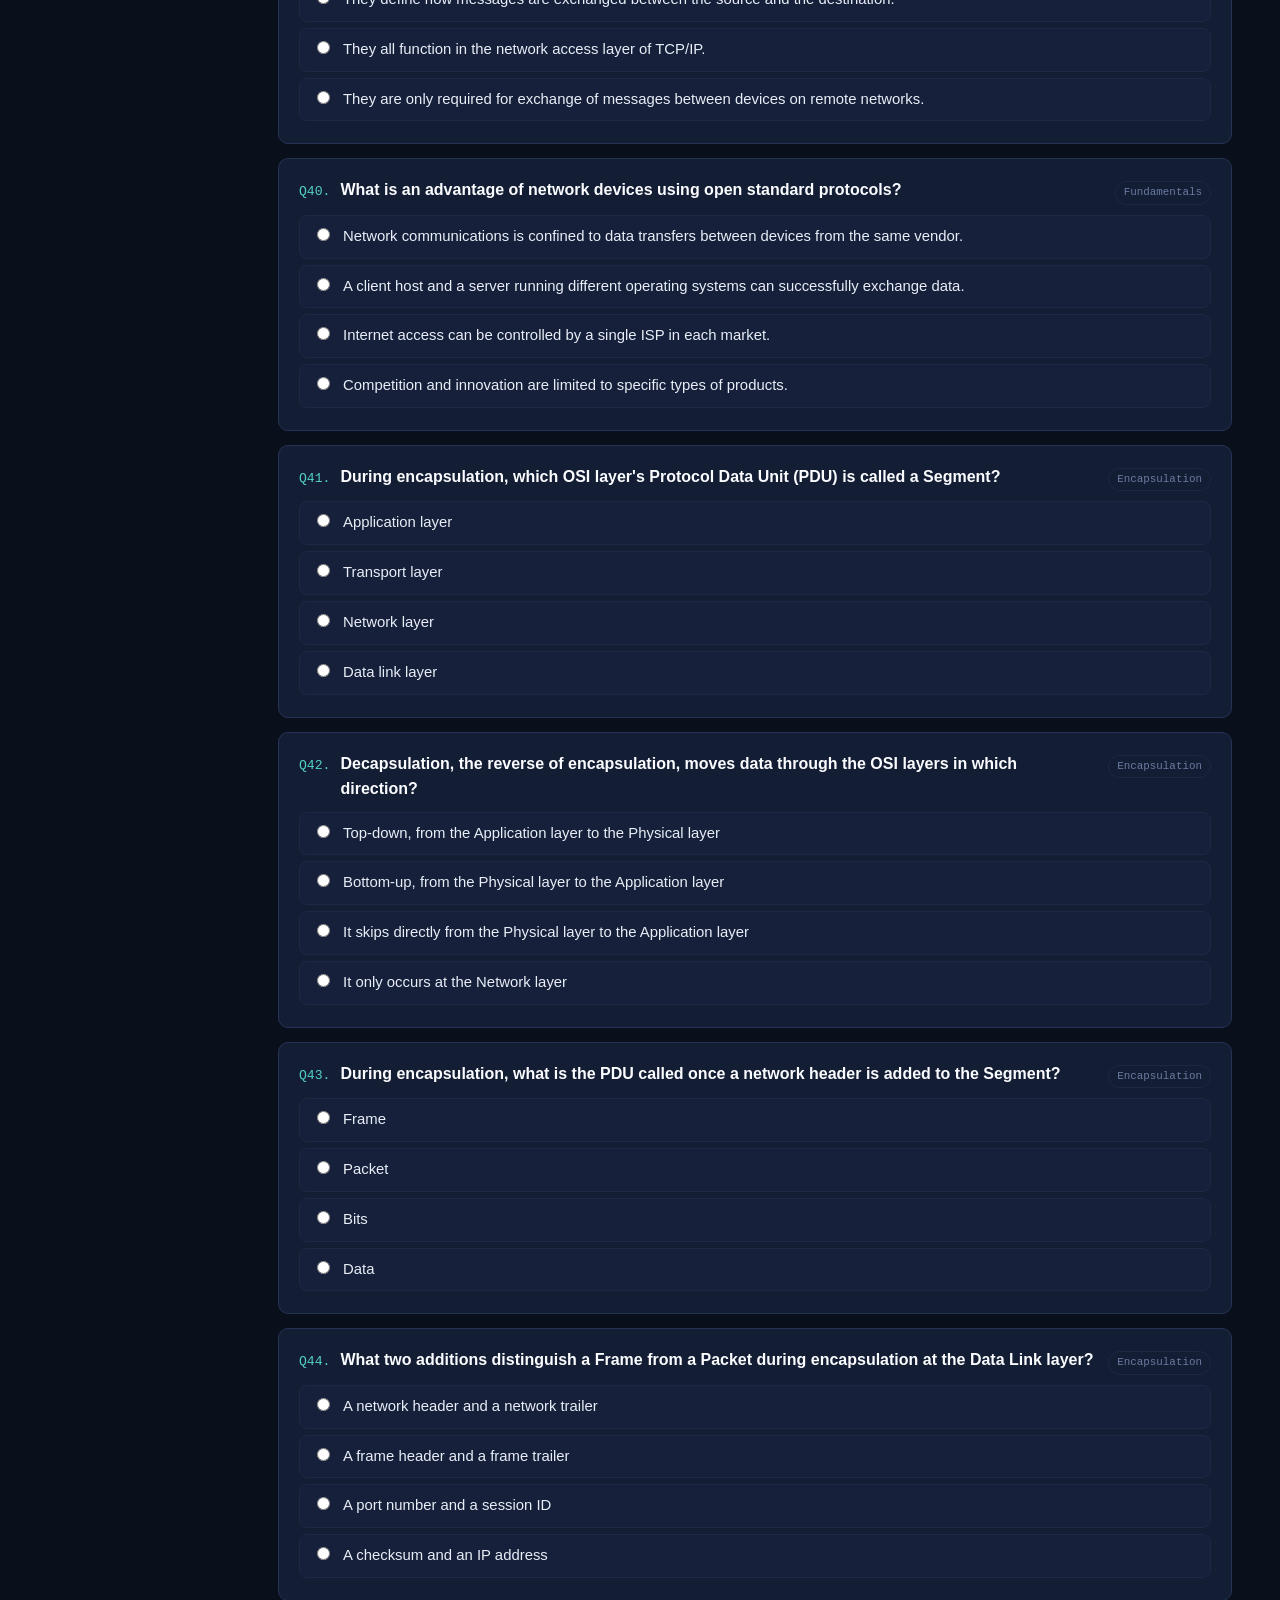
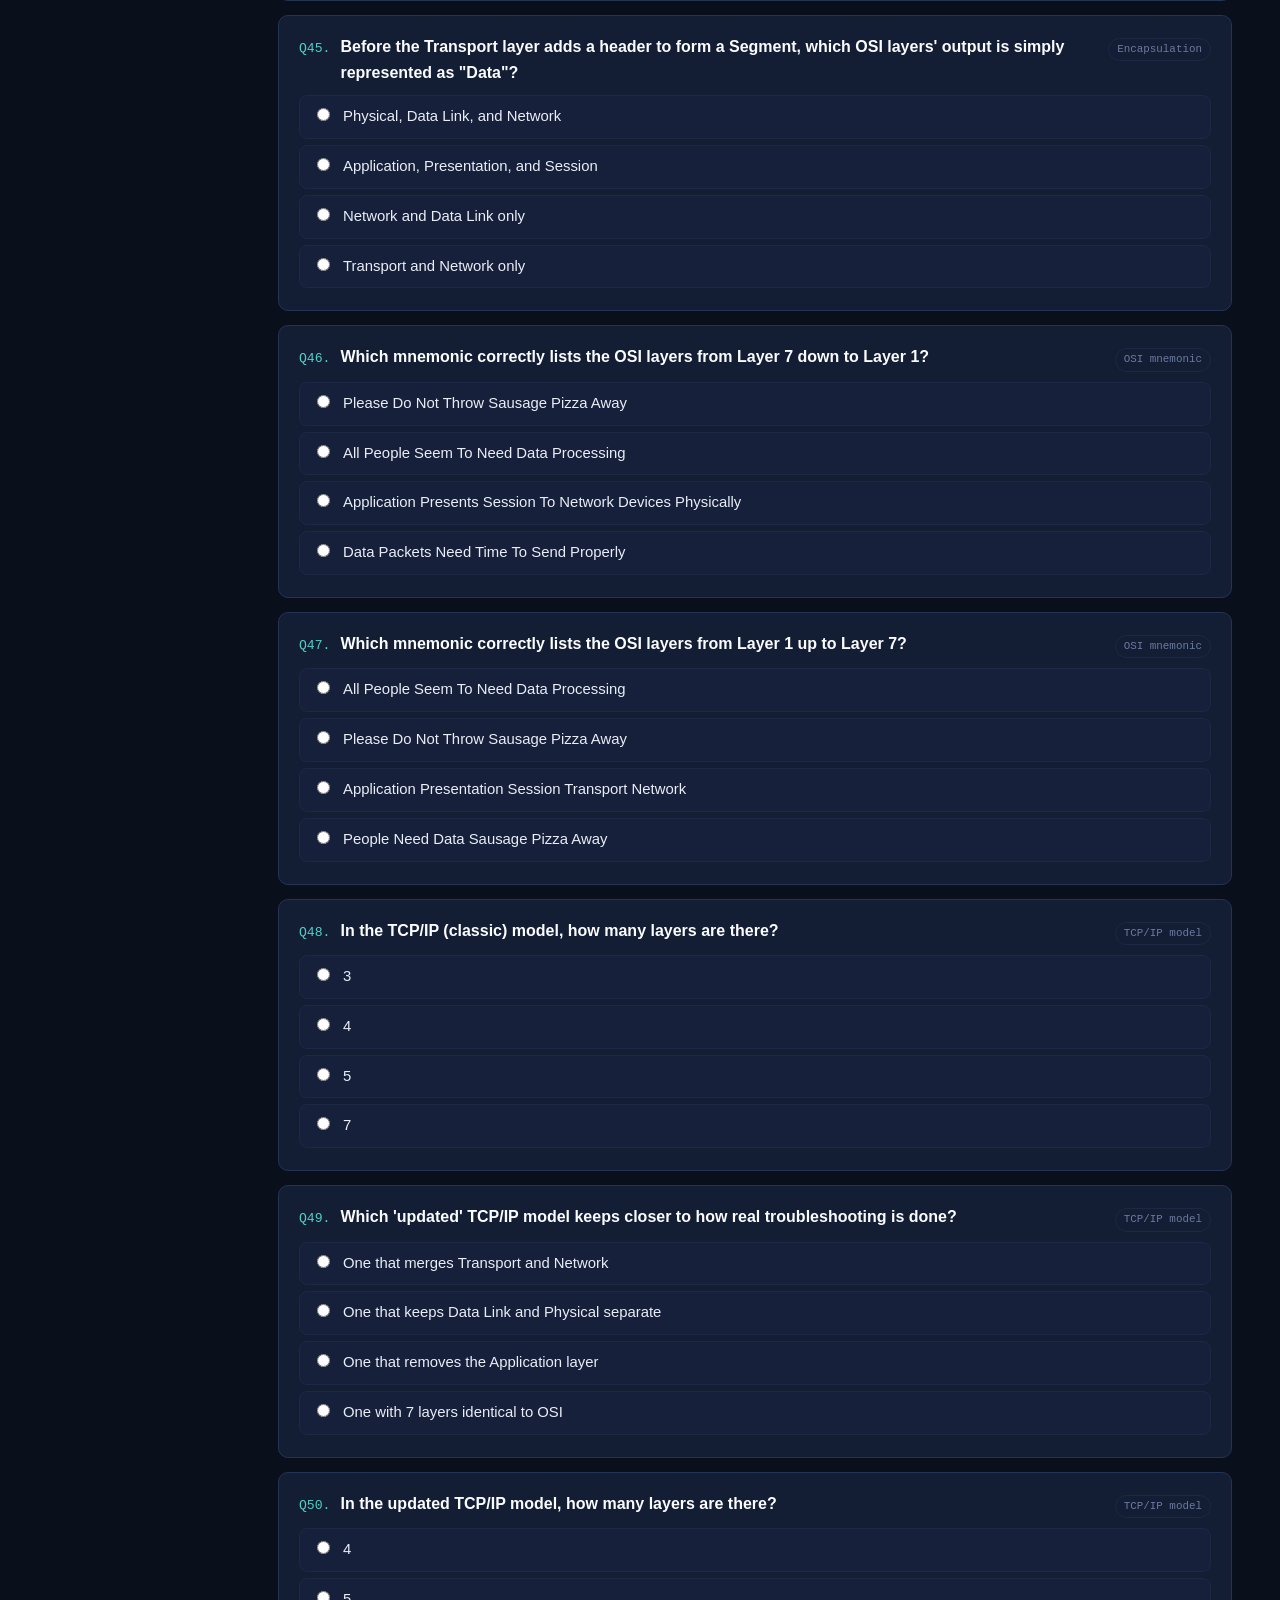
<file: quiz.html>
<!DOCTYPE html>
<html lang="en">
<head>
<meta charset="UTF-8">
<meta name="viewport" content="width=device-width, initial-scale=1.0">
<title>Quiz — Networking Reviewer</title>
<link rel="stylesheet" href="style.css">
<style>
  /* ---- quiz-page-only additions, reusing the theme's variables ---- */
  .quiz-meta{ display:flex; flex-wrap:wrap; gap:10px; align-items:center; margin:16px 0 6px; }
  .scorebox{
    position:sticky; top:0; z-index:4; display:flex; align-items:center; gap:16px;
    background:var(--panel); border:1px solid var(--border-soft); border-radius:var(--radius);
    padding:12px 18px; margin:18px 0 30px;
  }
  .scorebox .big{ font-family:var(--mono); font-size:1.3rem; color:var(--amber); }
  .scorebox .bar{ flex:1; height:8px; border-radius:99px; background:var(--panel-2); overflow:hidden; border:1px solid var(--border-soft); }
  .scorebox .bar > i{ display:block; height:100%; width:0%; background:var(--teal); transition:width .25s ease; }
  .scorebox .hint{ color:var(--muted); font-size:.82rem; }
  #resultLine{ font-family:var(--mono); color:var(--muted); }

  .qcard{
    background:var(--card); border:1px solid var(--border); border-radius:var(--radius);
    padding:18px 20px; margin:14px 0; scroll-margin-top:70px;
  }
  .qcard .qhead{ display:flex; gap:10px; align-items:baseline; margin-bottom:8px; }
  .qcard .qnum{ font-family:var(--mono); color:var(--teal); font-size:.82rem; flex:0 0 auto; }
  .qcard .qtext{ font-weight:600; color:#fbfcff; }
  .qcard .topic{ margin-left:auto; font-family:var(--mono); font-size:.68rem; color:var(--muted-2); border:1px solid var(--border-soft); padding:2px 8px; border-radius:999px; white-space:nowrap; }
  .opts{ display:flex; flex-direction:column; gap:6px; margin:10px 0 4px; }
  .opt{
    display:flex; gap:10px; align-items:flex-start; padding:9px 12px; border-radius:8px;
    border:1px solid var(--border-soft); background:var(--panel-2); cursor:pointer; font-size:.93rem;
  }
  .opt:hover{ border-color:var(--border); }
  .opt input{ margin-top:3px; accent-color:var(--teal); }
  .opt.correct{ border-color:var(--good); background:rgba(111,219,156,.08); }
  .opt.incorrect{ border-color:var(--bad); background:rgba(240,113,111,.08); }
  .opt.locked{ cursor:default; }
  .explain{
    display:none; margin-top:10px; padding:10px 14px; border-left:3px solid var(--blue);
    background:var(--panel-2); border-radius:8px; color:var(--muted); font-size:.86rem;
  }
  .explain.show{ display:block; }
  .explain b{ color:var(--text); }
  .qcard.answered .explain{ display:block; }

  .controls{ display:flex; flex-wrap:wrap; gap:12px; margin:26px 0; }
  .btn{
    font-family:var(--sans); font-weight:600; font-size:.92rem; cursor:pointer;
    border-radius:8px; padding:11px 20px; border:1px solid var(--border);
  }
  .btn.primary{ background:var(--teal); border-color:var(--teal); color:var(--ink); }
  .btn.primary:hover{ filter:brightness(1.08); }
  .btn.ghost{ background:var(--panel-2); color:var(--text); }
  .btn.ghost:hover{ background:var(--card); }

  .jumprow{ display:flex; flex-wrap:wrap; gap:6px; margin:10px 0 24px; }
  .jumprow a{
    font-family:var(--mono); font-size:.72rem; width:28px; height:28px; display:flex;
    align-items:center; justify-content:center; border-radius:6px; border:1px solid var(--border-soft);
    color:var(--muted); background:var(--panel-2);
  }
  .jumprow a.done{ border-color:var(--good); color:var(--good); }
  .jumprow a.wrong{ border-color:var(--bad); color:var(--bad); }

  #finalPanel{ display:none; }
  #finalPanel.show{ display:block; }
  .grade{ font-family:var(--mono); font-size:2.4rem; color:var(--amber); }
</style>
</head>
<body>

<div class="topbar">
  <span class="dot"></span><strong>NET::REVIEWER</strong>
  <select onchange="if(this.value) location.href=this.value;">
    <option value="">Jump to page…</option>
    <option value="index.html">01 · Network Models</option>
    <option value="subnetting.html">02 · Subnetting</option>
    <option value="vlsm.html">03 · VLSM</option>
    <option value="quiz.html" selected>04 · Quiz</option>
  </select>
</div>

<div class="shell">
  <aside class="sidenav">
    <div class="brand">
      <span class="dot"></span>
      <div><span>NET::REVIEWER</span><small>IP networking study set</small></div>
    </div>
    <div class="navgroup-label">TOPICS</div>
    <nav>
      <a href="index.html"><span class="idx">01</span> Network Models</a>
      <a href="subnetting.html"><span class="idx">02</span> Subnetting</a>
      <a href="vlsm.html"><span class="idx">03</span> VLSM</a>
      <a href="quiz.html" class="active"><span class="idx">04</span> Quiz</a>
    </nav>
    <div class="toc">
      <div class="navgroup-label">ON THIS PAGE</div>
      <nav>
        <a href="#q1">Jump to Q1</a>
        <a href="#final">Results</a>
      </nav>
    </div>
  </aside>

  <main>
    <div class="pagewrap">

      <div class="hero">
        <div class="kicker">// 04 — SELF-TEST</div>
        <h1>Quiz: OSI Layers &amp; Addressing</h1>
        <p class="lead">60 objective (multiple-choice) items, drawn mostly from the OSI &amp; TCP/IP
          model reviewer — layer functions, devices, protocols, and encapsulation vocabulary — plus a
          shorter set of subnetting, VLSM, and TCP/IP model questions to round it out. Pick an answer
          and it's graded instantly, right there — no submit button needed.</p>
        <div class="badges">
          <span class="badge">60 items</span>
          <span class="badge">Auto-graded</span>
          <span class="badge">Instant feedback</span>
        </div>
      </div>

      <div class="scorebox">
        <span class="big" id="scoreNow">0 / 60</span>
        <div class="bar"><i id="scoreBar"></i></div>
        <span class="hint" id="answeredHint">0 answered</span>
      </div>

      <div class="jumprow" id="jumprow"></div>

      <div id="quizRoot"></div>

      <div class="controls">
        <button class="btn ghost" id="resetBtn">Reset quiz</button>
      </div>

      <div class="card" id="finalPanel">
        <div id="final"></div>
        <h3>Result</h3>
        <div class="grade" id="gradeText">—</div>
        <p id="resultLine"></p>
      </div>

      <div class="pagejump">
        <a href="vlsm.html"><span class="dir">← BACK</span>03 · VLSM</a>
        <a class="next" href="activity.html"><span class="dir">NEXT →</span>05 · Activity</a>
      </div>
      <footer class="site">Networking Reviewer · Network Models · Subnetting · VLSM · Quiz · Activity</footer>
    </div>
  </main>
</div>

<script>
/* ============================================================
   60 objective items. Each: q (text), topic (badge), options[],
   correct (index), explain (shown after answering).
   Grading is automatic per-question on click; the final results
   panel appears on its own once every item has been answered.
   ============================================================ */
const QUESTIONS = [
{q:"Routers operate at which layer of the OSI model?",topic:"OSI devices",options:["Physical", "Transport", "Network", "MAC sublayer of the data link layer", "Session"],correct:2,explain:"Routers forward data based on logical (IP) addresses, which is a network layer function."},
{q:"Bits are packaged into frames at which layer of the OSI model?",topic:"Encapsulation",options:["Data link", "Transport", "Physical", "Presentation", "Application"],correct:0,explain:"The data link layer takes raw bits and organizes them into frames for transmission."},
{q:"Which of the following are benefits of using a layered network model? (A) specifies how changes to one layer must be propagated through others (B) facilitates troubleshooting (C) focuses on details rather than general functions (D) breaks the complex process of networking into manageable chunks (E) allows layers developed by different vendors to interoperate.",topic:"OSI basics",options:["A and B only", "B, D, and E", "A and C only", "none of the above", "all of the above"],correct:1,explain:"Layering aids troubleshooting, breaks networking into manageable pieces, and lets vendors' layers interoperate."},
{q:"The layers of the OSI model, from the top down, are:",topic:"OSI basics",options:["application, presentation, session, transport, network, data link, physical", "session, presentation, data transport, MAC, network, physical", "physical, data link, network, transport, session, presentation, application", "presentation, application, session, network, transport, data link, physical"],correct:0,explain:"Remember it top-down as: Application, Presentation, Session, Transport, Network, Data Link, Physical."},
{q:"Which of the following operate at the presentation layer? (A) MIDI (B) FTP (C) SMTP (D) TFTP (E) JPEG",topic:"OSI L6",options:["A and B", "A, C, and E", "C and E", "A and E", "none of the above"],correct:3,explain:"MIDI and JPEG are data formatting/encoding standards, which belong to the presentation layer."},
{q:"Which of the following are transport layer protocols?",topic:"OSI L4",options:["TCP and UDP", "IP", "FTAM", "IP and TFTP", "TFTP"],correct:0,explain:"TCP and UDP manage end-to-end delivery of data, which is the role of the transport layer."},
{q:"Which of the following are considered to be the upper layer protocols?",topic:"OSI basics",options:["presentation and session", "application and presentation", "application, presentation, and session", "application, presentation, session, and transport", "application"],correct:2,explain:"The application, presentation, and session layers deal with user-facing data, not raw transmission."},
{q:"Flow control takes place at which layer?",topic:"OSI L4",options:["Physical", "Transport", "Network", "MAC sublayer of the data link layer", "Session"],correct:1,explain:"The transport layer regulates the rate of data flow so a sender doesn't overwhelm a receiver."},
{q:"Encryption takes place at which layer?",topic:"OSI L6",options:["Application", "Presentation", "Session", "Transport"],correct:1,explain:"The presentation layer is responsible for encryption, compression, and data formatting."},
{q:"True or False: The network layer uses physical addresses to route data to destination hosts.",topic:"OSI L3",options:["True", "False"],correct:1,explain:"False \u2014 the network layer uses logical (IP) addresses; physical (MAC) addresses are used at the data link layer."},
{q:"Error detection and recovery takes place at which layer?",topic:"OSI L4",options:["Transport", "Presentation", "Data link", "Application", "Network"],correct:0,explain:"The transport layer ensures reliable delivery, detecting errors and handling recovery/retransmission."},
{q:"Which layer establishes, maintains, and terminates communications between applications located on different devices?",topic:"OSI L5",options:["Application", "Presentation", "Session", "Network", "Data link"],correct:2,explain:"The session layer manages dialogues (sessions) between communicating applications."},
{q:"IP is implemented at which OSI model layer?",topic:"OSI L3",options:["Transport", "Session", "Data link", "Network", "Logical link control"],correct:3,explain:"IP (Internet Protocol) provides logical addressing and routing, a core network layer function."},
{q:"Which layer handles the formatting of application data so that it will be readable by the destination system?",topic:"OSI L6",options:["Application", "Presentation", "Session", "Transport", "Data link"],correct:1,explain:"The presentation layer translates/formats data so different systems can understand it."},
{q:"Which of the following are presentation layer standards? (choose the best answer) (A) MIDI (B) TIFF (C) JPEG (D) MPEG (E) GIF",topic:"OSI L6",options:["C and D", "B, C, and E", "B, C, D, and E", "A only", "all of the above"],correct:4,explain:"MIDI, TIFF, JPEG, MPEG, and GIF are all data format standards handled at the presentation layer."},
{q:"Packets are found at which layer?",topic:"OSI L3",options:["Data link", "Transport", "Network", "Session", "Physical"],correct:2,explain:"\"Packet\" is the name for the protocol data unit (PDU) at the network layer."},
{q:"Which layer translates between physical (MAC) and logical addresses?",topic:"OSI L3",options:["Network", "Data link", "Transport", "Physical", "Session"],correct:0,explain:"Address resolution between MAC and IP addresses (e.g., via ARP) is a network layer function."},
{q:"What does OSI stand for?",topic:"OSI basics",options:["International Standards Organization", "Open Systems Interconnect", "Operating Standard Information", "Operating System Interconnection", "Open Systems Interface"],correct:1,explain:"OSI stands for Open Systems Interconnect(ion), the reference model for network communication."},
{q:"Repeaters and hubs operate at which layer?",topic:"OSI devices",options:["Network", "Transport", "Data link", "Session", "Physical"],correct:4,explain:"Repeaters and hubs just regenerate/broadcast electrical signals, a physical layer function."},
{q:"Bit synchronization is handled at which layer?",topic:"OSI L1",options:["Data link", "Transport", "Physical", "Session", "Presentation"],correct:2,explain:"The physical layer manages timing/clocking so bits are correctly interpreted during transmission."},
{q:"True or False: most logical addresses are preset in network interface cards at the factory.",topic:"OSI L2",options:["True", "False"],correct:1,explain:"False \u2014 MAC (physical) addresses are burned into NICs at the factory; logical (IP) addresses are assigned later."},
{q:"Bridges operate at which layer of the OSI model?",topic:"OSI devices",options:["Physical", "Transport", "Data link", "Session", "Network"],correct:2,explain:"Bridges forward frames based on MAC addresses, which is a data link layer function."},
{q:"What are the sublayers of the data link layer?",topic:"OSI L2",options:["MAC and IPX", "Hardware and frame", "MAC and LLC", "WAN and LAN", "TFTP and telnet"],correct:2,explain:"The data link layer splits into the MAC (Media Access Control) and LLC (Logical Link Control) sublayers."},
{q:"Which layer translates between physical and logical addresses?",topic:"OSI L3",options:["The MAC sublayer of the data link layer", "Transport", "Physical", "Application", "Network"],correct:4,explain:"As with address resolution generally, mapping physical to logical addresses is a network layer task."},
{q:"Which layer is responsible for packet sequencing, acknowledgments, and requests for retransmission?",topic:"OSI L4",options:["The MAC sublayer of the data link layer", "Transport", "Physical", "Application", "Network"],correct:1,explain:"The transport layer sequences data, sends acknowledgments, and requests retransmission of lost data."},
{q:"In the TCP/IP Model, this layer controls the hardware devices and media that make up the network.",topic:"TCP/IP model",options:["Transport Layer", "Internet Layer", "Application Layer", "Network Access Layer"],correct:3,explain:"The Network Access Layer covers physical hardware and media, similar to OSI's physical + data link layers."},
{q:"In the TCP/IP Model, this supports communication between diverse devices across diverse networks.",topic:"TCP/IP model",options:["Transport Layer", "Application Layer", "Network Access Layer", "Internet Layer"],correct:0,explain:"The Transport Layer manages end-to-end communication and data delivery between diverse devices/networks."},
{q:"In the OSI encapsulation hierarchy, what is the correct order of Protocol Data Units (PDUs) from the application layer down to the physical layer?",topic:"Encapsulation",options:["Packet, Segment, Data, Frame, Bits.", "Data, Segment, Packet, Frame, Bits.", "Bits, Frame, Packet, Segment, Data.", "Segment, Data, Frame, Packet, Bits."],correct:1,explain:"Top-down, the PDU names are: Data (app/presentation/session), Segment (transport), Packet (network), Frame (data link), Bits (physical)."},
{q:"At the Transport layer of the OSI model, what is the protocol data unit (PDU) commonly called?",topic:"Encapsulation",options:["Segment (for TCP) or Datagram (for UDP)", "Packet", "Frame", "Bit"],correct:0,explain:"The transport layer PDU is called a segment when using TCP, or a datagram when using UDP."},
{q:"Which specific addressing information is added to the data when it reaches Layer 3 (the Network layer) of the OSI model?",topic:"Encapsulation",options:["Port numbers", "MAC addresses", "Session IDs", "IP addresses"],correct:3,explain:"Layer 3 (Network) adds logical addressing, i.e., source and destination IP addresses."},
{q:"In the OSI model, what is the primary function of the Network layer?",topic:"OSI L3",options:["Ensure that packets are delivered with no loss or duplication.", "Transmit data frames", "Enable communication between network clients and services.", "Route messages between networks."],correct:3,explain:"The Network layer's core job is routing \u2014 determining the best path to move messages between different networks."},
{q:"Which of the following tasks is associated with the Session layer?",topic:"OSI L5",options:["Connection establishment", "Data block breakdown", "Port number assignment", "IP address assignment"],correct:0,explain:"The Session layer opens, manages, and closes ongoing dialogues (sessions), including connection establishment."},
{q:"Which of the following is the process of breaking a message into packets, adding controls and other information, and then transmitting the message through the transmission medium?",topic:"Encapsulation",options:["Transformation", "Segmentation", "Sequencing", "Encapsulation"],correct:3,explain:"Encapsulation wraps data with the headers/trailers needed at each layer before it's sent across the medium."},
{q:"What represents the final form of data that is actually transmitted across a physical networking medium (like a copper cable or fiber optic strand) during encapsulation?",topic:"Encapsulation",options:["Frames", "Bits (electrical, optical, or radio frequency signals)", "Packets", "Segments"],correct:1,explain:"By the time data reaches the physical layer, it has been converted into bits represented as electrical, optical, or radio signals."},
{q:"A Frame Check Sequence (FCS) for error detection is typically added to which part of a Layer 2 PDU during encapsulation?",topic:"Encapsulation",options:["The header of the Segment", "The payload of the Packet", "The trailer of the Frame", "The preamble of the Bit stream"],correct:2,explain:"The FCS is placed in the trailer of the Frame at the data link layer to allow the receiver to detect transmission errors."},
{q:"What happens to the protocol headers (such as the MAC and IP headers) as a data unit moves up through the layers during decapsulation on the receiving host?",topic:"Encapsulation",options:["They are copied and resent back to the source host for verification.", "They are permanently stored in RAM for future packet analysis.", "They are combined with the application data to make it larger.", "They are read, processed, and then stripped away by each corresponding layer."],correct:3,explain:"During decapsulation, each layer reads and processes its own header/trailer information, then removes it before passing the data up."},
{q:"Which two OSI model layers have the same functionality as a single layer of the TCP/IP model?",topic:"TCP/IP model",options:["Data link and Physical", "Network and Session", "Transport and Session", "Network and Transport"],correct:0,explain:"The TCP/IP model's Network Access layer combines the functions of the OSI Data Link and Physical layers."},
{q:"At which layer of the OSI model would a logical address be added during encapsulation?",topic:"Encapsulation",options:["Physical layer", "Network layer", "Data link layer", "Transport layer"],correct:1,explain:"Logical (IP) addressing is added at the Network layer as data is encapsulated for transmission."},
{q:"Which statement is correct about network protocols?",topic:"Fundamentals",options:["Network protocols define the type of hardware that is used and how it is mounted in racks.", "They define how messages are exchanged between the source and the destination.", "They all function in the network access layer of TCP/IP.", "They are only required for exchange of messages between devices on remote networks."],correct:1,explain:"Protocols are the agreed-upon rules that define how messages are formatted, sent, and received between source and destination."},
{q:"What is an advantage of network devices using open standard protocols?",topic:"Fundamentals",options:["Network communications is confined to data transfers between devices from the same vendor.", "A client host and a server running different operating systems can successfully exchange data.", "Internet access can be controlled by a single ISP in each market.", "Competition and innovation are limited to specific types of products."],correct:1,explain:"Open standard protocols allow interoperability, so devices and systems from different vendors or OSes can communicate."},
{q:"During encapsulation, which OSI layer's Protocol Data Unit (PDU) is called a Segment?",topic:"Encapsulation",options:["Application layer", "Transport layer", "Network layer", "Data link layer"],correct:1,explain:"As data is encapsulated, the Transport layer adds its header to the data, and the resulting PDU is called a Segment."},
{q:"Decapsulation, the reverse of encapsulation, moves data through the OSI layers in which direction?",topic:"Encapsulation",options:["Top-down, from the Application layer to the Physical layer", "Bottom-up, from the Physical layer to the Application layer", "It skips directly from the Physical layer to the Application layer", "It only occurs at the Network layer"],correct:1,explain:"Decapsulation works in reverse of encapsulation: bits are received at the Physical layer and headers are stripped off as the data moves up to the Application layer."},
{q:"During encapsulation, what is the PDU called once a network header is added to the Segment?",topic:"Encapsulation",options:["Frame", "Packet", "Bits", "Data"],correct:1,explain:"At the Network layer, a network (IP) header is added to the Segment, forming a Packet."},
{q:"What two additions distinguish a Frame from a Packet during encapsulation at the Data Link layer?",topic:"Encapsulation",options:["A network header and a network trailer", "A frame header and a frame trailer", "A port number and a session ID", "A checksum and an IP address"],correct:1,explain:"The Data Link layer wraps the Packet with both a frame header and a frame trailer (which includes the FCS), making a Frame unique among PDUs."},
{q:"Before the Transport layer adds a header to form a Segment, which OSI layers' output is simply represented as \"Data\"?",topic:"Encapsulation",options:["Physical, Data Link, and Network", "Application, Presentation, and Session", "Network and Data Link only", "Transport and Network only"],correct:1,explain:"The Application, Presentation, and Session layers work with data before any transport header is added, so their combined output is generically called \"Data.\""},
{q:"Which mnemonic correctly lists the OSI layers from Layer 7 down to Layer 1?",topic:"OSI mnemonic",options:["Please Do Not Throw Sausage Pizza Away","All People Seem To Need Data Processing","Application Presents Session To Network Devices Physically","Data Packets Need Time To Send Properly"],correct:1,explain:"Top-down (7→1): 'All People Seem To Need Data Processing.'"},
{q:"Which mnemonic correctly lists the OSI layers from Layer 1 up to Layer 7?",topic:"OSI mnemonic",options:["All People Seem To Need Data Processing","Please Do Not Throw Sausage Pizza Away","Application Presentation Session Transport Network","People Need Data Sausage Pizza Away"],correct:1,explain:"Bottom-up (1→7): 'Please Do Not Throw Sausage Pizza Away.'"},
{q:"In the TCP/IP (classic) model, how many layers are there?",topic:"TCP/IP model",options:["3","4","5","7"],correct:1,explain:"The classic TCP/IP model has 4 layers: Application, Transport, Internet, and Network Access."},
{q:"Which 'updated' TCP/IP model keeps closer to how real troubleshooting is done?",topic:"TCP/IP model",options:["One that merges Transport and Network","One that keeps Data Link and Physical separate","One that removes the Application layer","One with 7 layers identical to OSI"],correct:1,explain:"The commonly-taught updated TCP/IP model keeps Data Link and Physical as separate layers instead of merging them."},
{q:"In the updated TCP/IP model, how many layers are there?",topic:"TCP/IP model",options:["4","5","6","7"],correct:1,explain:"The updated TCP/IP model has 5 layers: Application, Transport, Network, Data Link, Physical."},
{q:"In a typical LAN/WAN path (PC → switch → router → CSU/DSU → internet), where is the demarcation point?",topic:"LAN/WAN",options:["At the PC","At the switch","Where the provider's responsibility ends and yours begins","Inside the ISP's core network"],correct:2,explain:"The demarcation point is where the ISP's responsibility ends and the customer's begins — everything from there outward is the WAN side."},
{q:"What does a CSU/DSU do?",topic:"LAN/WAN",options:["Converts DSL signal to Ethernet","Terminates a digital WAN circuit at the customer's demarcation point","Assigns IP addresses via DHCP","Filters MAC addresses on a switch"],correct:1,explain:"A Channel Service Unit / Data Service Unit terminates a digital WAN circuit at the customer's demarcation point."},
{q:"Which subnet mask corresponds to a /27 network?",topic:"Subnetting",options:["255.255.255.192","255.255.255.224","255.255.255.240","255.255.255.128"],correct:1,explain:"/27 = 11111111.11111111.11111111.11100000 = 255.255.255.224."},
{q:"How many usable host addresses are available in a /30 subnet?",topic:"Subnetting",options:["0","2","4","6"],correct:1,explain:"/30 has 2 host bits → 2^2 − 2 = 2 usable addresses, commonly used for point-to-point links."},
{q:"CIDR notation such as /24 refers to what?",topic:"CIDR",options:["The number of host bits","The number of network (mask) bits set to 1","The subnet's broadcast address","The class of the address"],correct:1,explain:"CIDR notation states the number of leading 1-bits in the subnet mask — /24 means 24 network bits."},
{q:"Which IPv4 address class range does 192.168.1.1 fall into by default?",topic:"IP classes",options:["Class A","Class B","Class C","Class D"],correct:2,explain:"Addresses from 192.0.0.0–223.255.255.255 fall in Class C, which 192.168.1.1 is part of."},
{q:"What is the broadcast address of the 192.168.10.0/24 network?",topic:"Subnetting",options:["192.168.10.0","192.168.10.1","192.168.10.254","192.168.10.255"],correct:3,explain:"The broadcast address is the last address in the range — with a /24, that's 192.168.10.255."},
{q:"What does VLSM stand for?",topic:"VLSM",options:["Variable Length Subnet Mask","Virtual LAN Segment Mapping","Virtual Length Session Model","Variable Link State Management"],correct:0,explain:"VLSM = Variable Length Subnet Mask, allowing different subnet sizes within the same classful network."},
{q:"What is the main advantage of VLSM over classful (fixed-size) subnetting?",topic:"VLSM",options:["It requires no routing protocol support","It allocates address space more efficiently by sizing subnets to actual host needs","It removes the need for a default gateway","It guarantees faster link speeds"],correct:1,explain:"VLSM avoids wasting addresses by matching subnet size to how many hosts a segment actually needs, instead of using one fixed size everywhere."},
{q:"Which routing approach is required to support VLSM?",topic:"VLSM",options:["Classful routing protocols only","Classless routing protocols (that carry subnet mask info)","Static routing only","No routing protocol — VLSM is manual"],correct:1,explain:"VLSM requires classless routing protocols (e.g., OSPF, EIGRP, RIPv2) because they advertise subnet mask information along with routes."},
];

/* ------------------------------------------------------------ */
const root = document.getElementById('quizRoot');
const jumprow = document.getElementById('jumprow');
const total = QUESTIONS.length;
let answeredCount = 0, correctCount = 0;
const state = new Array(total).fill(null); // null = unanswered, else chosen index

function buildQuiz(){
  QUESTIONS.forEach((item, qi) => {
    const card = document.createElement('div');
    card.className = 'qcard';
    card.id = 'q' + (qi+1);

    const head = document.createElement('div');
    head.className = 'qhead';
    head.innerHTML = `<span class="qnum">Q${qi+1}.</span><span class="qtext">${item.q}</span><span class="topic">${item.topic}</span>`;
    card.appendChild(head);

    const opts = document.createElement('div');
    opts.className = 'opts';
    item.options.forEach((optText, oi) => {
      const label = document.createElement('label');
      label.className = 'opt';
      label.innerHTML = `<input type="radio" name="q${qi}" value="${oi}"><span>${optText}</span>`;
      label.addEventListener('click', () => handleAnswer(qi, oi));
      opts.appendChild(label);
    });
    card.appendChild(opts);

    const ex = document.createElement('div');
    ex.className = 'explain';
    ex.id = 'ex' + qi;
    ex.innerHTML = `<b>Explanation:</b> ${item.explain}`;
    card.appendChild(ex);

    root.appendChild(card);

    const jl = document.createElement('a');
    jl.href = '#q' + (qi+1);
    jl.textContent = (qi+1);
    jl.id = 'jump' + qi;
    jumprow.appendChild(jl);
  });
}

function handleAnswer(qi, oi){
  if(state[qi] !== null) return; // already locked
  state[qi] = oi;
  const card = document.getElementById('q' + (qi+1));
  const labels = card.querySelectorAll('.opt');
  const isCorrect = oi === QUESTIONS[qi].correct;
  labels.forEach((lab, idx) => {
    lab.classList.add('locked');
    lab.querySelector('input').disabled = true;
    if(idx === QUESTIONS[qi].correct) lab.classList.add('correct');
    else if(idx === oi) lab.classList.add('incorrect');
  });
  card.classList.add('answered');
  answeredCount++;
  if(isCorrect) correctCount++;

  const jl = document.getElementById('jump' + qi);
  jl.classList.add(isCorrect ? 'done' : 'wrong');

  updateScore();

  if(answeredCount === total){
    showFinal();
  }
}

function updateScore(){
  document.getElementById('scoreNow').textContent = correctCount + ' / ' + total;
  document.getElementById('scoreBar').style.width = (correctCount/total*100) + '%';
  document.getElementById('answeredHint').textContent = answeredCount + ' / ' + total + ' answered';
}

function showFinal(){
  const pct = Math.round(correctCount/total*100);
  let grade;
  if(pct >= 90) grade = 'Excellent';
  else if(pct >= 75) grade = 'Passing';
  else if(pct >= 50) grade = 'Needs review';
  else grade = 'Restudy the layers';

  document.getElementById('gradeText').textContent = pct + '%';
  document.getElementById('resultLine').textContent =
    correctCount + ' correct out of ' + total + ' — ' + grade + '. Review any red items above, then re-read the matching section on the Network Models, Subnetting, or VLSM pages.';
  const panel = document.getElementById('finalPanel');
  panel.classList.add('show');
  panel.id = 'final';
  panel.scrollIntoView({behavior:'smooth', block:'start'});
}

function resetQuiz(){
  root.innerHTML = '';
  jumprow.innerHTML = '';
  answeredCount = 0; correctCount = 0;
  state.fill(null);
  document.getElementById('finalPanel').classList.remove('show');
  buildQuiz();
  updateScore();
  window.scrollTo({top:0, behavior:'smooth'});
}

document.getElementById('resetBtn').addEventListener('click', resetQuiz);

buildQuiz();
updateScore();
</script>
</body>
</html>
</file>
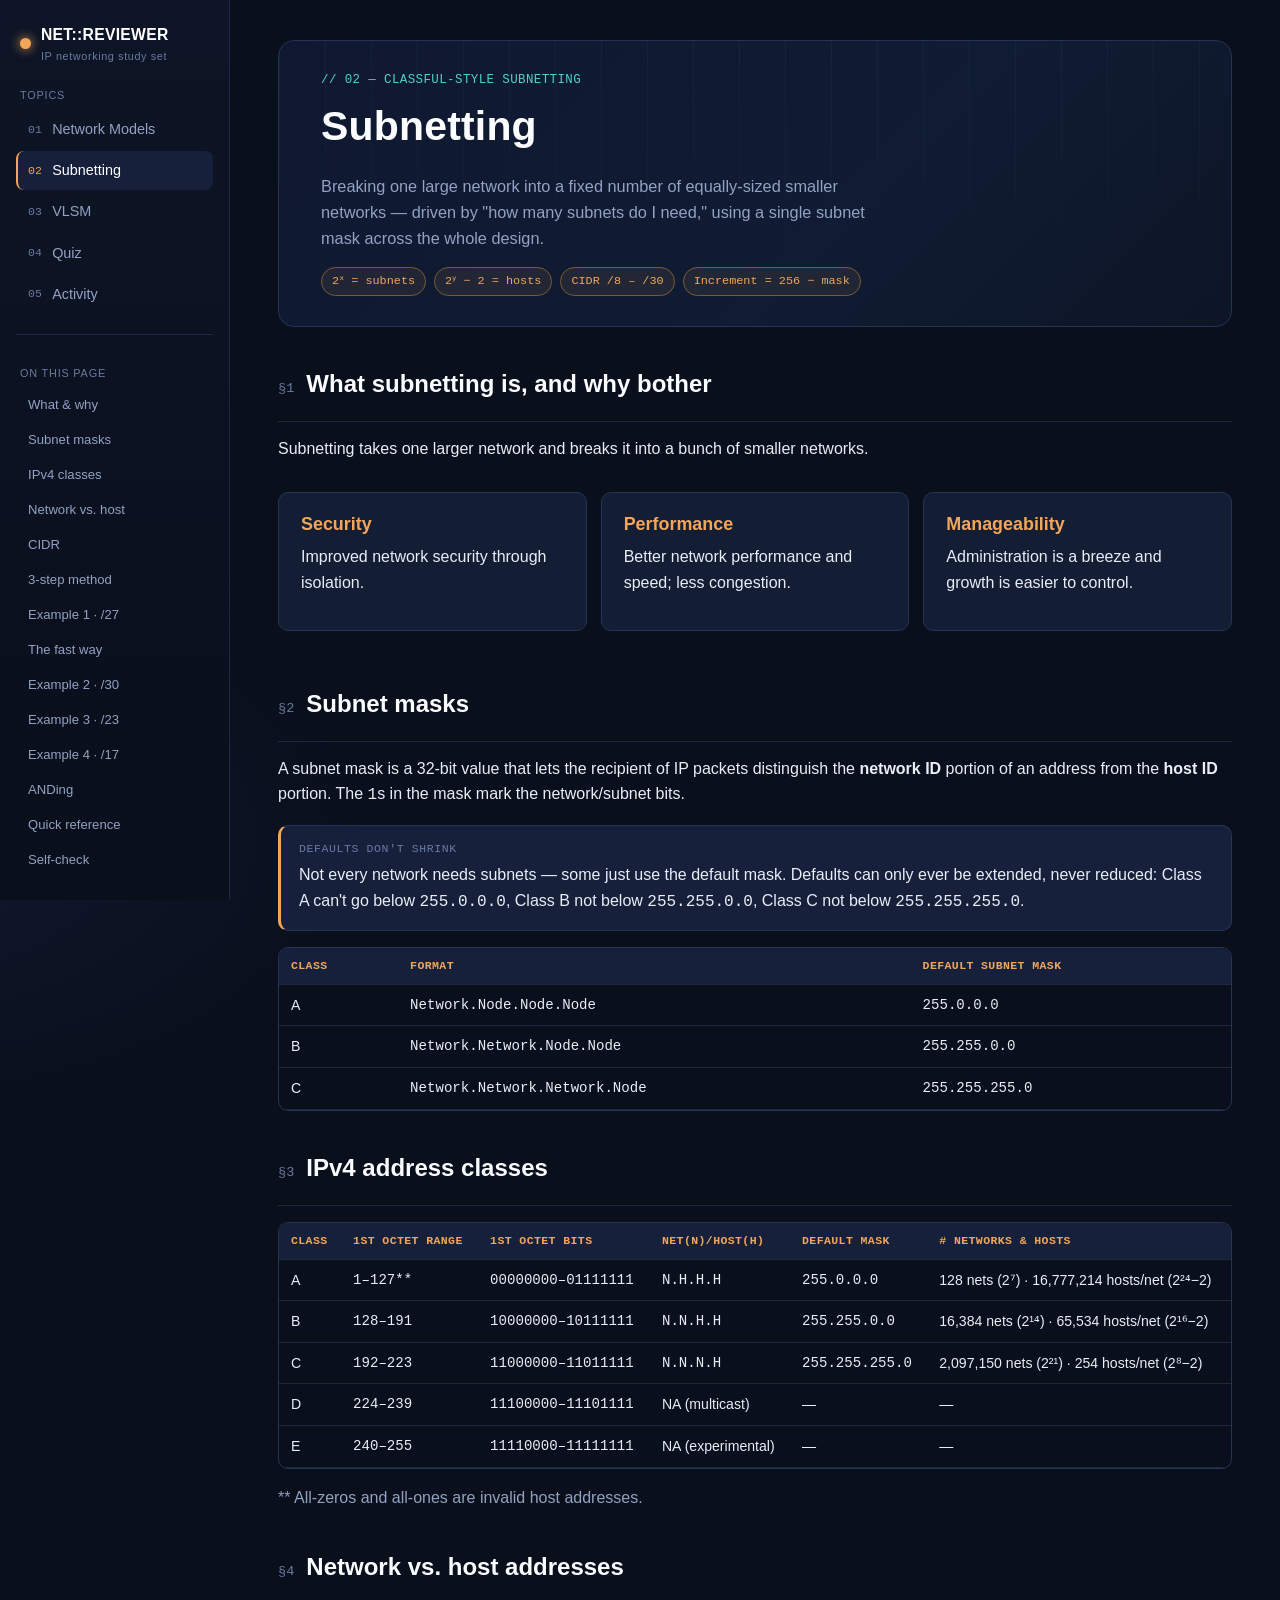
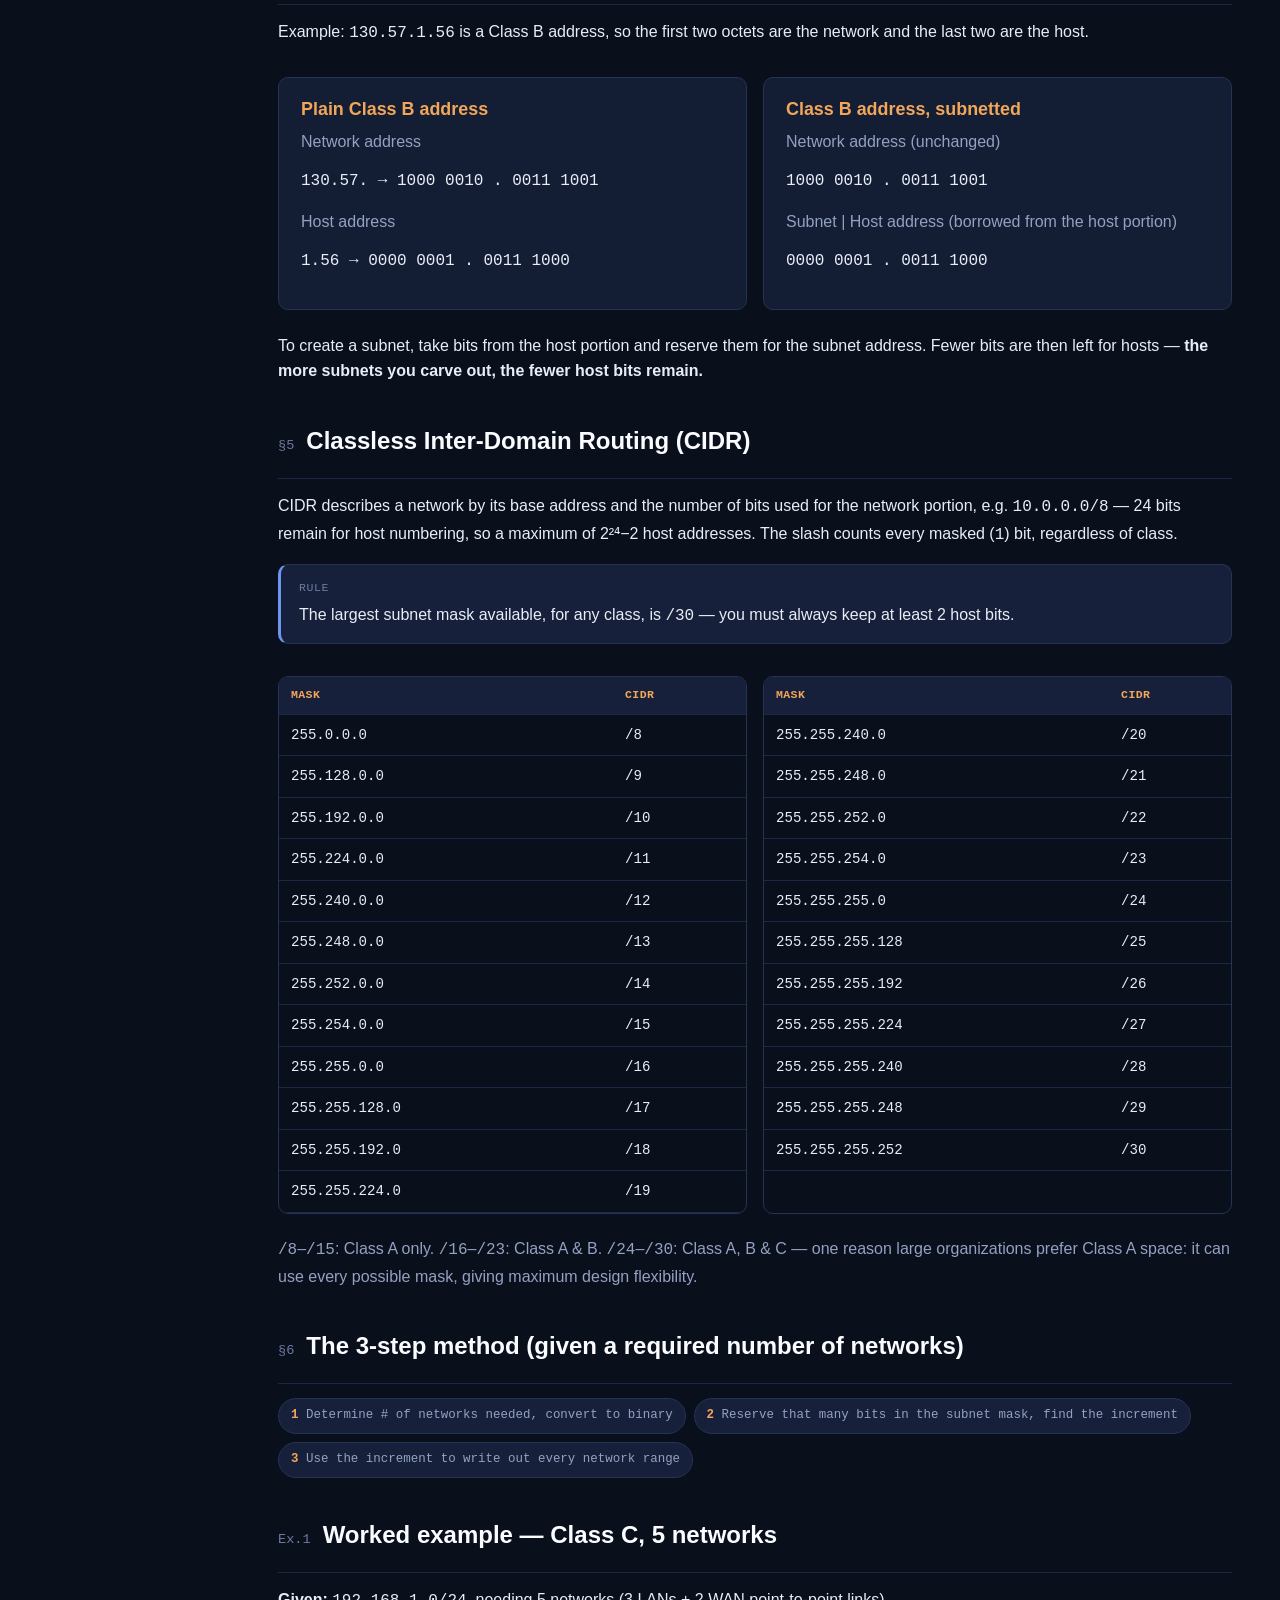
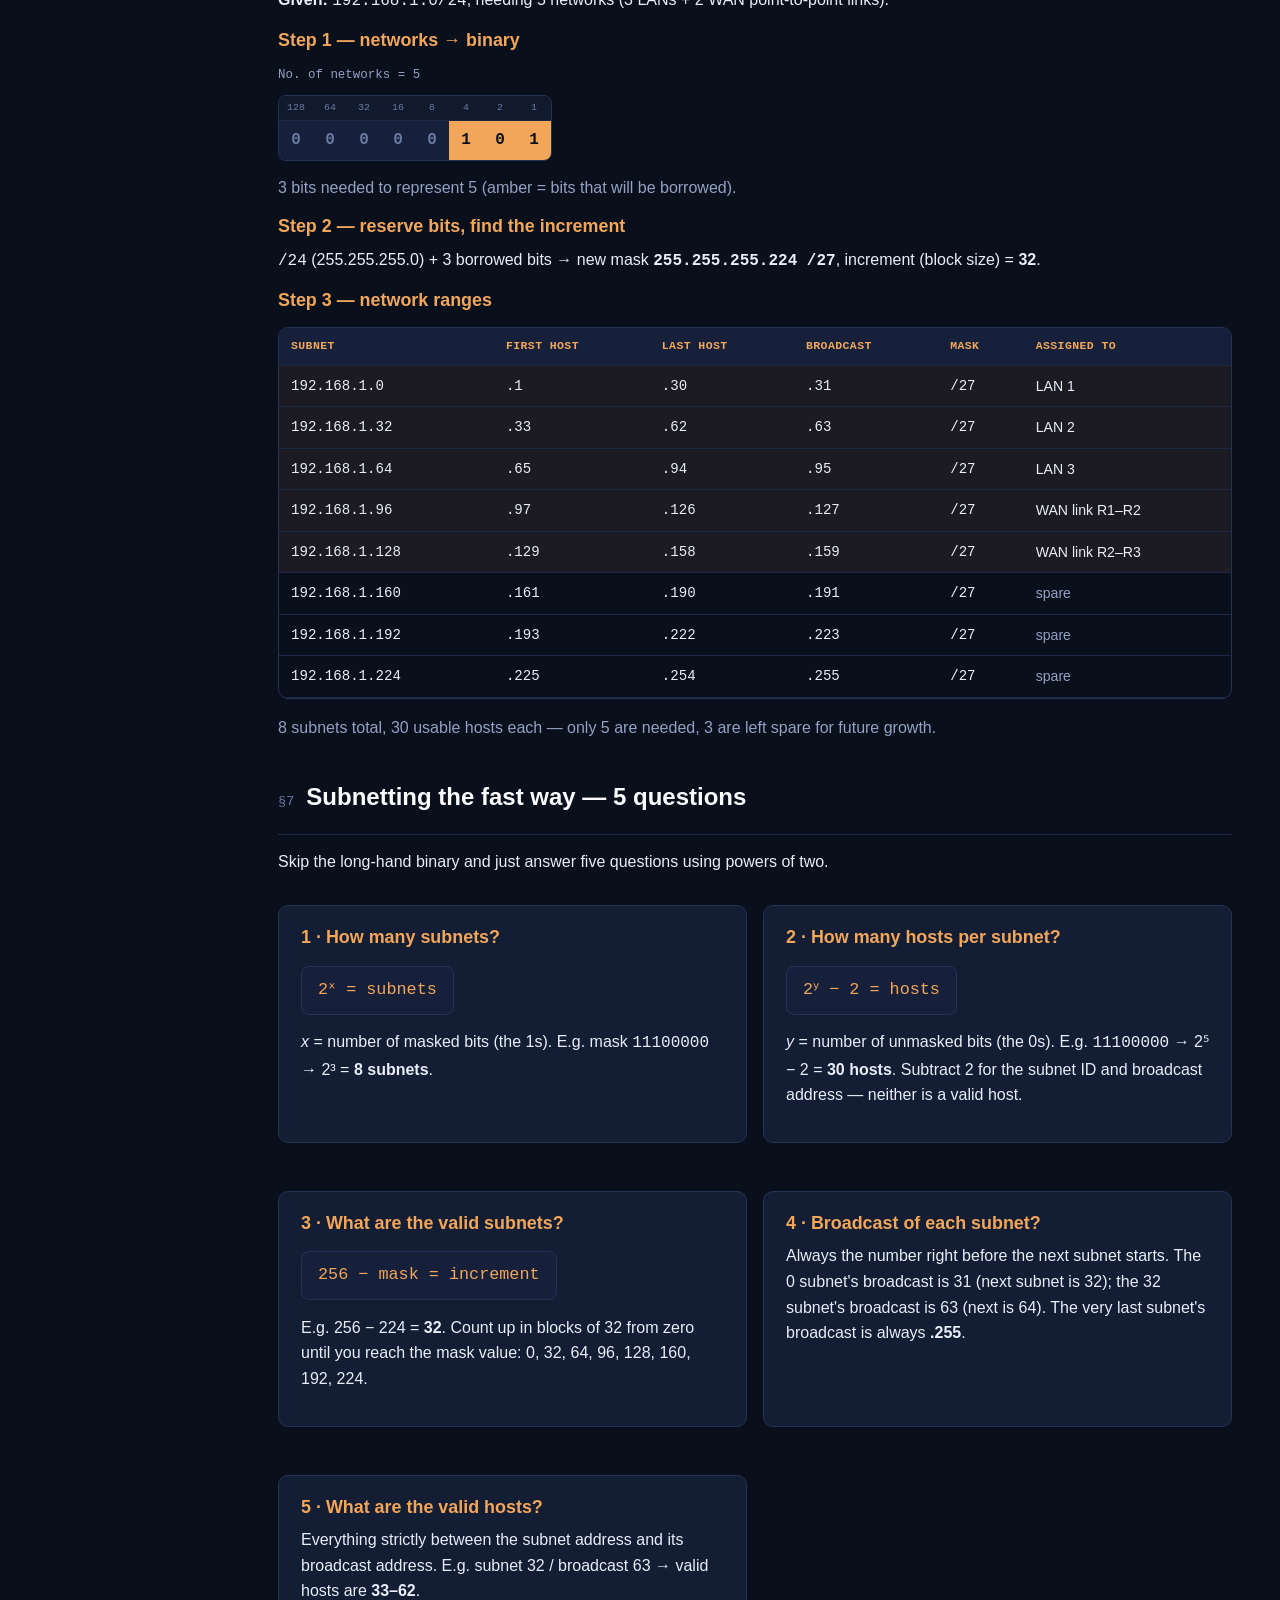
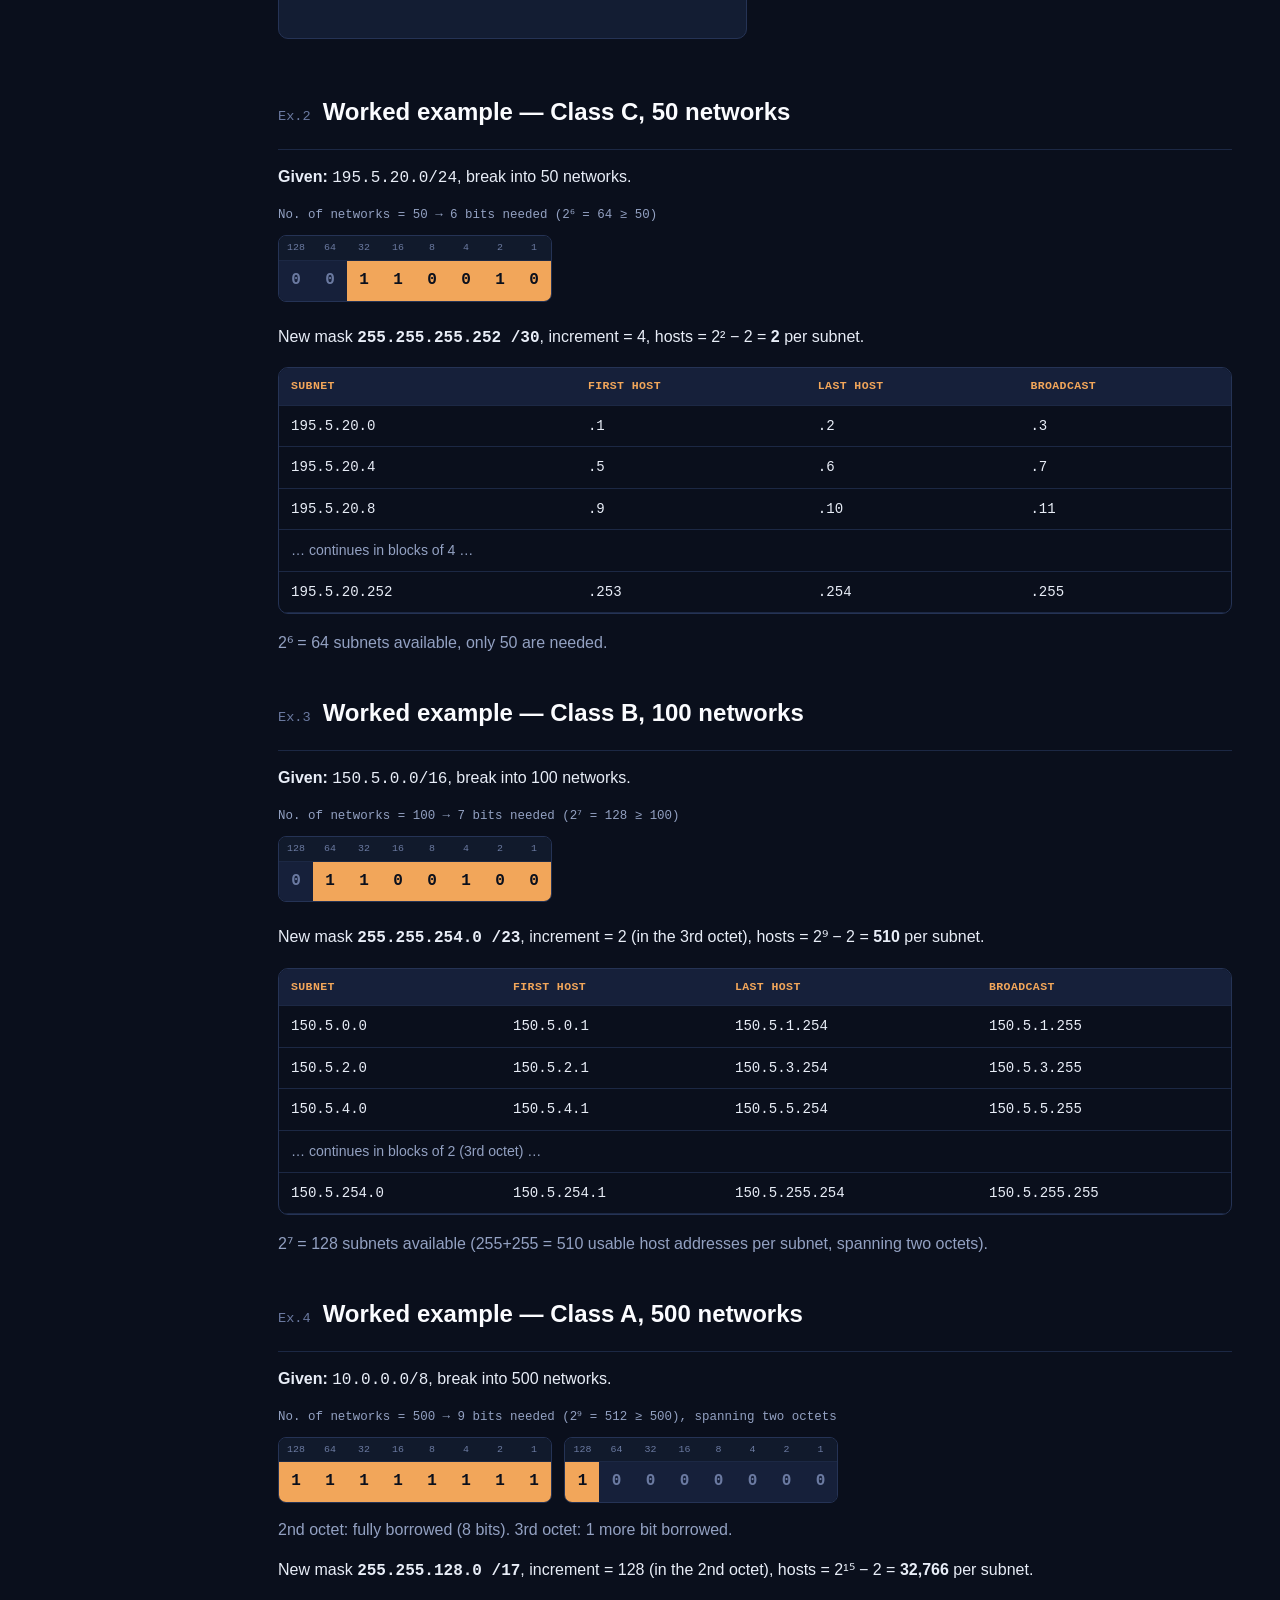
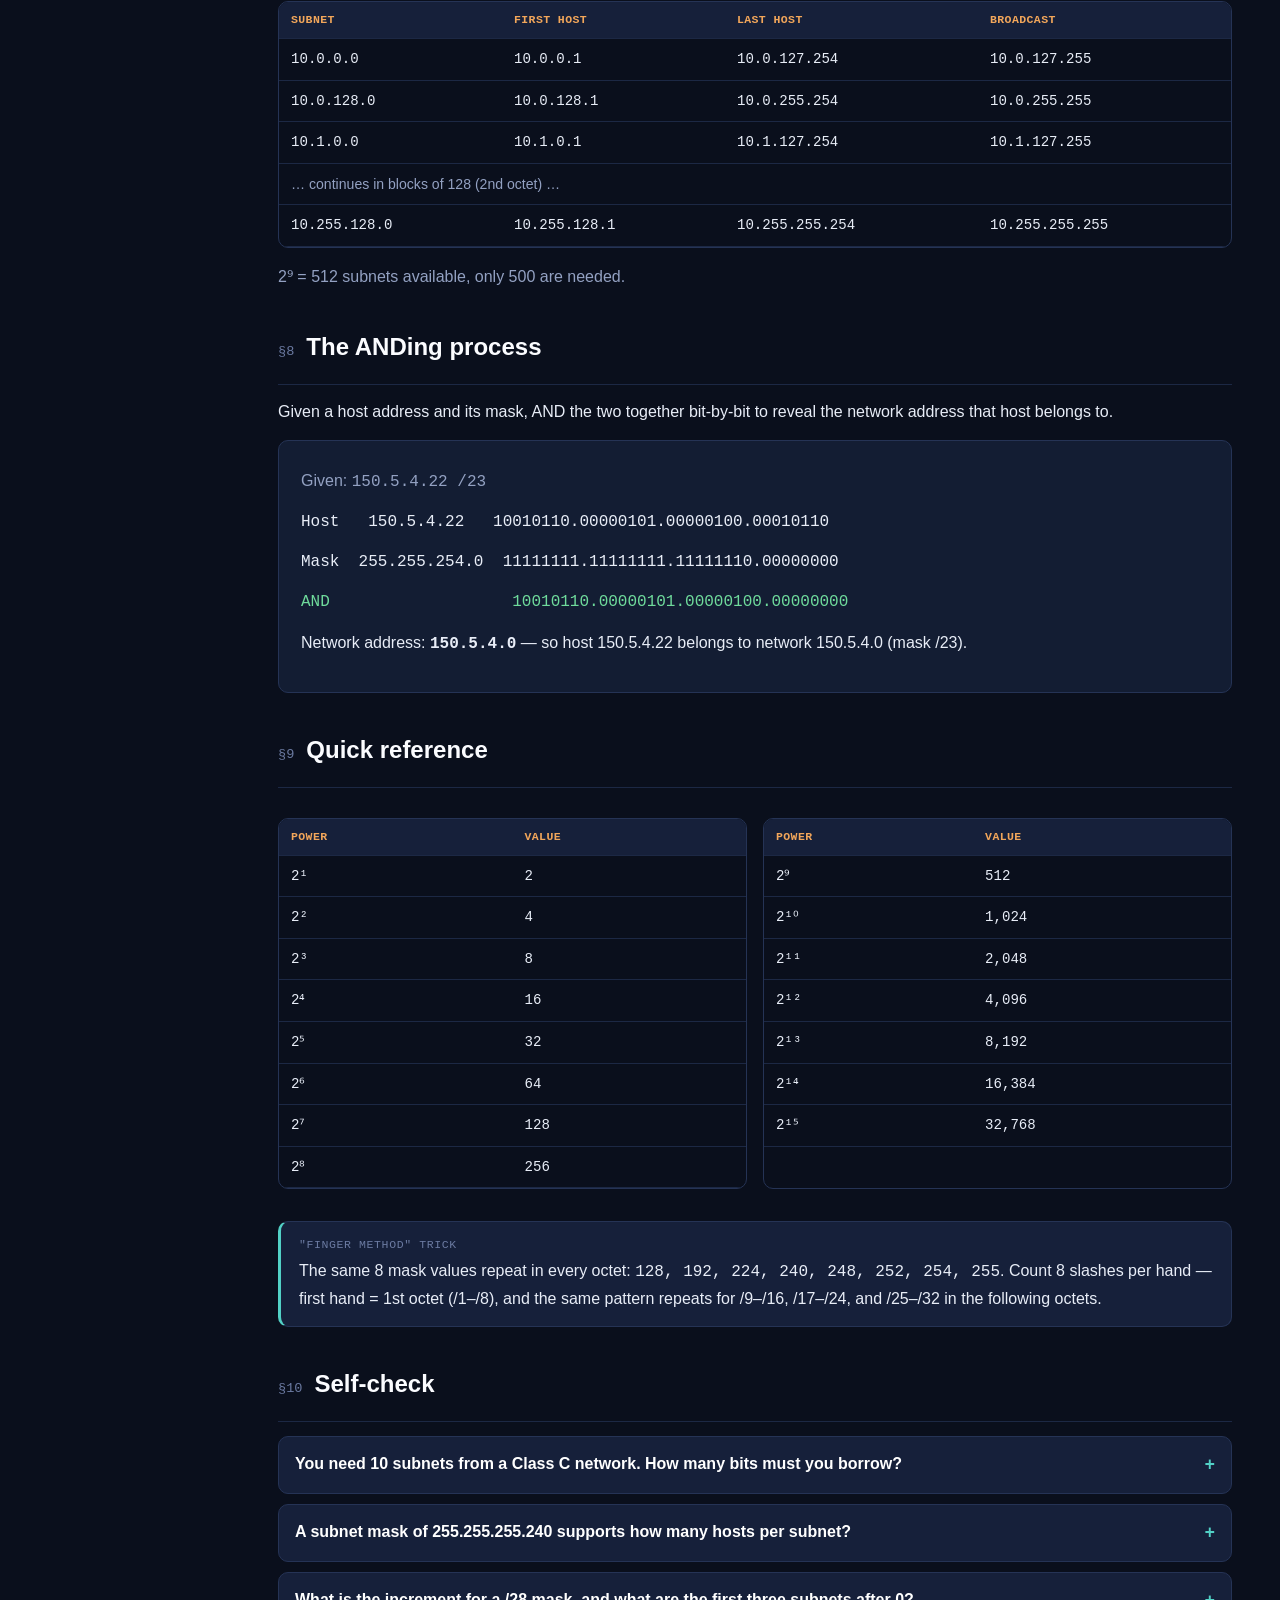
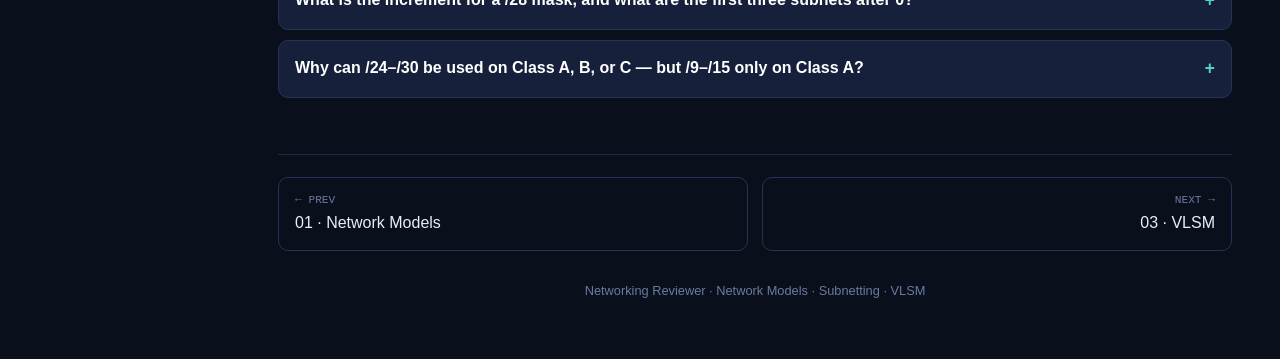
<file: subnetting.html>
<!DOCTYPE html>
<html lang="en">
<head>
<meta charset="UTF-8">
<meta name="viewport" content="width=device-width, initial-scale=1.0">
<title>Subnetting — Networking Reviewer</title>
<link rel="stylesheet" href="style.css">
</head>
<body>

<div class="topbar">
  <span class="dot"></span><strong>NET::REVIEWER</strong>
  <select onchange="if(this.value) location.href=this.value;">
    <option value="">Jump to page…</option>
    <option value="index.html">01 · Network Models</option>
    <option value="subnetting.html">02 · Subnetting</option>
    <option value="vlsm.html">03 · VLSM</option>
    <option value="quiz.html">04 · Quiz</option>
    <option value="activity.html">05 · Activity</option>
  </select>
</div>

<div class="shell">
  <aside class="sidenav">
    <div class="brand">
      <span class="dot"></span>
      <div><span>NET::REVIEWER</span><small>IP networking study set</small></div>
    </div>
    <div class="navgroup-label">TOPICS</div>
    <nav>
      <a href="index.html"><span class="idx">01</span> Network Models</a>
      <a href="subnetting.html" class="active"><span class="idx">02</span> Subnetting</a>
      <a href="vlsm.html"><span class="idx">03</span> VLSM</a>
    <a href="quiz.html"><span class="idx">04</span> Quiz</a>
    <a href="activity.html"><span class="idx">05</span> Activity</a>
    </nav>
    <div class="toc">
      <div class="navgroup-label">ON THIS PAGE</div>
      <nav>
        <a href="#what">What &amp; why</a>
        <a href="#masks">Subnet masks</a>
        <a href="#classes">IPv4 classes</a>
        <a href="#nethost">Network vs. host</a>
        <a href="#cidr">CIDR</a>
        <a href="#steps">3-step method</a>
        <a href="#ex1">Example 1 · /27</a>
        <a href="#fastway">The fast way</a>
        <a href="#ex2">Example 2 · /30</a>
        <a href="#ex3">Example 3 · /23</a>
        <a href="#ex4">Example 4 · /17</a>
        <a href="#anding">ANDing</a>
        <a href="#refcard">Quick reference</a>
        <a href="#check">Self-check</a>
      </nav>
    </div>
  </aside>

  <main>
    <div class="pagewrap">

      <div class="hero">
        <div class="kicker">// 02 — CLASSFUL-STYLE SUBNETTING</div>
        <h1>Subnetting</h1>
        <p class="lead">Breaking one large network into a fixed number of equally-sized smaller
          networks — driven by "how many subnets do I need," using a single subnet mask across
          the whole design.</p>
        <div class="badges">
          <span class="badge">2ˣ = subnets</span>
          <span class="badge">2ʸ − 2 = hosts</span>
          <span class="badge">CIDR /8 – /30</span>
          <span class="badge">Increment = 256 − mask</span>
        </div>
      </div>

      <section class="block" id="what">
        <div class="section-head"><span class="num">§1</span><h2>What subnetting is, and why bother</h2></div>
        <p>Subnetting takes one larger network and breaks it into a bunch of smaller networks.</p>
        <div class="grid3">
          <div class="card"><h3>Security</h3><p>Improved network security through isolation.</p></div>
          <div class="card"><h3>Performance</h3><p>Better network performance and speed; less
            congestion.</p></div>
          <div class="card"><h3>Manageability</h3><p>Administration is a breeze and growth is
            easier to control.</p></div>
        </div>
      </section>

      <section class="block" id="masks">
        <div class="section-head"><span class="num">§2</span><h2>Subnet masks</h2></div>
        <p>A subnet mask is a 32-bit value that lets the recipient of IP packets distinguish
          the <strong>network ID</strong> portion of an address from the <strong>host ID</strong>
          portion. The <code>1</code>s in the mask mark the network/subnet bits.</p>
        <div class="callout warn">
          <span class="label">DEFAULTS DON'T SHRINK</span>
          Not every network needs subnets — some just use the default mask. Defaults can only
          ever be extended, never reduced: Class A can't go below <code>255.0.0.0</code>,
          Class B not below <code>255.255.0.0</code>, Class C not below <code>255.255.255.0</code>.
        </div>
        <div class="tblwrap">
          <table class="compact">
            <thead><tr><th>Class</th><th>Format</th><th>Default subnet mask</th></tr></thead>
            <tbody>
              <tr><td>A</td><td class="mono">Network.Node.Node.Node</td><td class="mono">255.0.0.0</td></tr>
              <tr><td>B</td><td class="mono">Network.Network.Node.Node</td><td class="mono">255.255.0.0</td></tr>
              <tr><td>C</td><td class="mono">Network.Network.Network.Node</td><td class="mono">255.255.255.0</td></tr>
            </tbody>
          </table>
        </div>
      </section>

      <section class="block" id="classes">
        <div class="section-head"><span class="num">§3</span><h2>IPv4 address classes</h2></div>
        <div class="tblwrap">
          <table>
            <thead><tr><th>Class</th><th>1st octet range</th><th>1st octet bits</th><th>Net(N)/Host(H)</th><th>Default mask</th><th># networks &amp; hosts</th></tr></thead>
            <tbody>
              <tr><td>A</td><td class="mono">1–127**</td><td class="mono">00000000–01111111</td><td class="mono">N.H.H.H</td><td class="mono">255.0.0.0</td><td>128 nets (2⁷) · 16,777,214 hosts/net (2²⁴−2)</td></tr>
              <tr><td>B</td><td class="mono">128–191</td><td class="mono">10000000–10111111</td><td class="mono">N.N.H.H</td><td class="mono">255.255.0.0</td><td>16,384 nets (2¹⁴) · 65,534 hosts/net (2¹⁶−2)</td></tr>
              <tr><td>C</td><td class="mono">192–223</td><td class="mono">11000000–11011111</td><td class="mono">N.N.N.H</td><td class="mono">255.255.255.0</td><td>2,097,150 nets (2²¹) · 254 hosts/net (2⁸−2)</td></tr>
              <tr><td>D</td><td class="mono">224–239</td><td class="mono">11100000–11101111</td><td>NA (multicast)</td><td>—</td><td>—</td></tr>
              <tr><td>E</td><td class="mono">240–255</td><td class="mono">11110000–11111111</td><td>NA (experimental)</td><td>—</td><td>—</td></tr>
            </tbody>
          </table>
        </div>
        <p class="note">** All-zeros and all-ones are invalid host addresses.</p>
      </section>

      <section class="block" id="nethost">
        <div class="section-head"><span class="num">§4</span><h2>Network vs. host addresses</h2></div>
        <p>Example: <span class="ip">130.57.1.56</span> is a Class B address, so the first two
          octets are the network and the last two are the host.</p>
        <div class="grid2">
          <div class="card">
            <h3>Plain Class B address</h3>
            <p class="note">Network address</p><p class="ip">130.57. → 1000 0010 . 0011 1001</p>
            <p class="note">Host address</p><p class="ip">1.56 → 0000 0001 . 0011 1000</p>
          </div>
          <div class="card">
            <h3>Class B address, subnetted</h3>
            <p class="note">Network address (unchanged)</p><p class="ip">1000 0010 . 0011 1001</p>
            <p class="note">Subnet | Host address (borrowed from the host portion)</p><p class="ip">0000 0001 . 0011 1000</p>
          </div>
        </div>
        <p>To create a subnet, take bits from the host portion and reserve them for the subnet
          address. Fewer bits are then left for hosts — <strong>the more subnets you carve out,
          the fewer host bits remain.</strong></p>
      </section>

      <section class="block" id="cidr">
        <div class="section-head"><span class="num">§5</span><h2>Classless Inter-Domain Routing (CIDR)</h2></div>
        <p>CIDR describes a network by its base address and the number of bits used for the
          network portion, e.g. <span class="ip">10.0.0.0/8</span> — 24 bits remain for host
          numbering, so a maximum of 2²⁴−2 host addresses. The slash counts every masked
          (<code>1</code>) bit, regardless of class.</p>
        <div class="callout rule">
          <span class="label">RULE</span>
          The largest subnet mask available, for any class, is <code>/30</code> — you must always
          keep at least 2 host bits.
        </div>
        <div class="grid2">
          <div class="tblwrap">
            <table class="compact">
              <thead><tr><th>Mask</th><th>CIDR</th></tr></thead>
              <tbody>
                <tr><td class="mono">255.0.0.0</td><td class="mono">/8</td></tr>
                <tr><td class="mono">255.128.0.0</td><td class="mono">/9</td></tr>
                <tr><td class="mono">255.192.0.0</td><td class="mono">/10</td></tr>
                <tr><td class="mono">255.224.0.0</td><td class="mono">/11</td></tr>
                <tr><td class="mono">255.240.0.0</td><td class="mono">/12</td></tr>
                <tr><td class="mono">255.248.0.0</td><td class="mono">/13</td></tr>
                <tr><td class="mono">255.252.0.0</td><td class="mono">/14</td></tr>
                <tr><td class="mono">255.254.0.0</td><td class="mono">/15</td></tr>
                <tr><td class="mono">255.255.0.0</td><td class="mono">/16</td></tr>
                <tr><td class="mono">255.255.128.0</td><td class="mono">/17</td></tr>
                <tr><td class="mono">255.255.192.0</td><td class="mono">/18</td></tr>
                <tr><td class="mono">255.255.224.0</td><td class="mono">/19</td></tr>
              </tbody>
            </table>
          </div>
          <div class="tblwrap">
            <table class="compact">
              <thead><tr><th>Mask</th><th>CIDR</th></tr></thead>
              <tbody>
                <tr><td class="mono">255.255.240.0</td><td class="mono">/20</td></tr>
                <tr><td class="mono">255.255.248.0</td><td class="mono">/21</td></tr>
                <tr><td class="mono">255.255.252.0</td><td class="mono">/22</td></tr>
                <tr><td class="mono">255.255.254.0</td><td class="mono">/23</td></tr>
                <tr><td class="mono">255.255.255.0</td><td class="mono">/24</td></tr>
                <tr><td class="mono">255.255.255.128</td><td class="mono">/25</td></tr>
                <tr><td class="mono">255.255.255.192</td><td class="mono">/26</td></tr>
                <tr><td class="mono">255.255.255.224</td><td class="mono">/27</td></tr>
                <tr><td class="mono">255.255.255.240</td><td class="mono">/28</td></tr>
                <tr><td class="mono">255.255.255.248</td><td class="mono">/29</td></tr>
                <tr><td class="mono">255.255.255.252</td><td class="mono">/30</td></tr>
              </tbody>
            </table>
          </div>
        </div>
        <p class="note"><code>/8</code>–<code>/15</code>: Class A only. <code>/16</code>–<code>/23</code>:
          Class A &amp; B. <code>/24</code>–<code>/30</code>: Class A, B &amp; C — one reason
          large organizations prefer Class A space: it can use every possible mask, giving
          maximum design flexibility.</p>
      </section>

      <section class="block" id="steps">
        <div class="section-head"><span class="num">§6</span><h2>The 3-step method (given a required number of networks)</h2></div>
        <div class="steps-ribbon">
          <span class="s"><b>1</b> Determine # of networks needed, convert to binary</span>
          <span class="s"><b>2</b> Reserve that many bits in the subnet mask, find the increment</span>
          <span class="s"><b>3</b> Use the increment to write out every network range</span>
        </div>
      </section>

      <section class="block" id="ex1">
        <div class="section-head"><span class="num">Ex.1</span><h2>Worked example — Class C, 5 networks</h2></div>
        <p><strong>Given:</strong> <span class="ip">192.168.1.0/24</span>, needing 5 networks
          (3 LANs + 2 WAN point-to-point links).</p>

        <h3>Step 1 — networks → binary</h3>
        <div class="bitline">
          <div class="caption">No. of networks = 5</div>
          <div class="octet">
            <div class="bit off"><div class="pv">128</div><div class="val">0</div></div>
            <div class="bit off"><div class="pv">64</div><div class="val">0</div></div>
            <div class="bit off"><div class="pv">32</div><div class="val">0</div></div>
            <div class="bit off"><div class="pv">16</div><div class="val">0</div></div>
            <div class="bit off"><div class="pv">8</div><div class="val">0</div></div>
            <div class="bit borrow"><div class="pv">4</div><div class="val">1</div></div>
            <div class="bit borrow"><div class="pv">2</div><div class="val">0</div></div>
            <div class="bit borrow"><div class="pv">1</div><div class="val">1</div></div>
          </div>
          <p class="note">3 bits needed to represent 5 (amber = bits that will be borrowed).</p>
        </div>

        <h3>Step 2 — reserve bits, find the increment</h3>
        <p><code>/24</code> (255.255.255.0) + 3 borrowed bits → new mask <strong class="ip">255.255.255.224 /27</strong>,
          increment (block size) = <strong>32</strong>.</p>

        <h3>Step 3 — network ranges</h3>
        <div class="tblwrap">
          <table>
            <thead><tr><th>Subnet</th><th>First host</th><th>Last host</th><th>Broadcast</th><th>Mask</th><th>Assigned to</th></tr></thead>
            <tbody>
              <tr class="hl"><td class="mono">192.168.1.0</td><td class="mono">.1</td><td class="mono">.30</td><td class="mono">.31</td><td class="mono">/27</td><td>LAN 1</td></tr>
              <tr class="hl"><td class="mono">192.168.1.32</td><td class="mono">.33</td><td class="mono">.62</td><td class="mono">.63</td><td class="mono">/27</td><td>LAN 2</td></tr>
              <tr class="hl"><td class="mono">192.168.1.64</td><td class="mono">.65</td><td class="mono">.94</td><td class="mono">.95</td><td class="mono">/27</td><td>LAN 3</td></tr>
              <tr class="hl"><td class="mono">192.168.1.96</td><td class="mono">.97</td><td class="mono">.126</td><td class="mono">.127</td><td class="mono">/27</td><td>WAN link R1–R2</td></tr>
              <tr class="hl"><td class="mono">192.168.1.128</td><td class="mono">.129</td><td class="mono">.158</td><td class="mono">.159</td><td class="mono">/27</td><td>WAN link R2–R3</td></tr>
              <tr><td class="mono">192.168.1.160</td><td class="mono">.161</td><td class="mono">.190</td><td class="mono">.191</td><td class="mono">/27</td><td class="note">spare</td></tr>
              <tr><td class="mono">192.168.1.192</td><td class="mono">.193</td><td class="mono">.222</td><td class="mono">.223</td><td class="mono">/27</td><td class="note">spare</td></tr>
              <tr><td class="mono">192.168.1.224</td><td class="mono">.225</td><td class="mono">.254</td><td class="mono">.255</td><td class="mono">/27</td><td class="note">spare</td></tr>
            </tbody>
          </table>
        </div>
        <p class="note">8 subnets total, 30 usable hosts each — only 5 are needed, 3 are left spare
          for future growth.</p>
      </section>

      <section class="block" id="fastway">
        <div class="section-head"><span class="num">§7</span><h2>Subnetting the fast way — 5 questions</h2></div>
        <p>Skip the long-hand binary and just answer five questions using powers of two.</p>

        <div class="grid2">
          <div class="card">
            <h3>1 · How many subnets?</h3>
            <div class="formula">2ˣ = subnets</div>
            <p><em>x</em> = number of masked bits (the 1s). E.g. mask <span class="ip">11100000</span>
              → 2³ = <strong>8 subnets</strong>.</p>
          </div>
          <div class="card">
            <h3>2 · How many hosts per subnet?</h3>
            <div class="formula">2ʸ − 2 = hosts</div>
            <p><em>y</em> = number of unmasked bits (the 0s). E.g. <span class="ip">11100000</span>
              → 2⁵ − 2 = <strong>30 hosts</strong>. Subtract 2 for the subnet ID and broadcast
              address — neither is a valid host.</p>
          </div>
          <div class="card">
            <h3>3 · What are the valid subnets?</h3>
            <div class="formula">256 − mask = increment</div>
            <p>E.g. 256 − 224 = <strong>32</strong>. Count up in blocks of 32 from zero until you
              reach the mask value: 0, 32, 64, 96, 128, 160, 192, 224.</p>
          </div>
          <div class="card">
            <h3>4 · Broadcast of each subnet?</h3>
            <p>Always the number right before the next subnet starts. The 0 subnet's broadcast
              is 31 (next subnet is 32); the 32 subnet's broadcast is 63 (next is 64). The very
              last subnet's broadcast is always <strong>.255</strong>.</p>
          </div>
          <div class="card">
            <h3>5 · What are the valid hosts?</h3>
            <p>Everything strictly between the subnet address and its broadcast address. E.g.
              subnet 32 / broadcast 63 → valid hosts are <strong>33–62</strong>.</p>
          </div>
        </div>
      </section>

      <section class="block" id="ex2">
        <div class="section-head"><span class="num">Ex.2</span><h2>Worked example — Class C, 50 networks</h2></div>
        <p><strong>Given:</strong> <span class="ip">195.5.20.0/24</span>, break into 50 networks.</p>
        <div class="bitline">
          <div class="caption">No. of networks = 50 → 6 bits needed (2⁶ = 64 ≥ 50)</div>
          <div class="octet">
            <div class="bit off"><div class="pv">128</div><div class="val">0</div></div>
            <div class="bit off"><div class="pv">64</div><div class="val">0</div></div>
            <div class="bit borrow"><div class="pv">32</div><div class="val">1</div></div>
            <div class="bit borrow"><div class="pv">16</div><div class="val">1</div></div>
            <div class="bit borrow"><div class="pv">8</div><div class="val">0</div></div>
            <div class="bit borrow"><div class="pv">4</div><div class="val">0</div></div>
            <div class="bit borrow"><div class="pv">2</div><div class="val">1</div></div>
            <div class="bit borrow"><div class="pv">1</div><div class="val">0</div></div>
          </div>
        </div>
        <p>New mask <strong class="ip">255.255.255.252 /30</strong>, increment = 4, hosts =
          2² − 2 = <strong>2</strong> per subnet.</p>
        <div class="tblwrap">
          <table class="compact">
            <thead><tr><th>Subnet</th><th>First host</th><th>Last host</th><th>Broadcast</th></tr></thead>
            <tbody>
              <tr><td class="mono">195.5.20.0</td><td class="mono">.1</td><td class="mono">.2</td><td class="mono">.3</td></tr>
              <tr><td class="mono">195.5.20.4</td><td class="mono">.5</td><td class="mono">.6</td><td class="mono">.7</td></tr>
              <tr><td class="mono">195.5.20.8</td><td class="mono">.9</td><td class="mono">.10</td><td class="mono">.11</td></tr>
              <tr><td colspan="4" class="note">… continues in blocks of 4 …</td></tr>
              <tr><td class="mono">195.5.20.252</td><td class="mono">.253</td><td class="mono">.254</td><td class="mono">.255</td></tr>
            </tbody>
          </table>
        </div>
        <p class="note">2⁶ = 64 subnets available, only 50 are needed.</p>
      </section>

      <section class="block" id="ex3">
        <div class="section-head"><span class="num">Ex.3</span><h2>Worked example — Class B, 100 networks</h2></div>
        <p><strong>Given:</strong> <span class="ip">150.5.0.0/16</span>, break into 100 networks.</p>
        <div class="bitline">
          <div class="caption">No. of networks = 100 → 7 bits needed (2⁷ = 128 ≥ 100)</div>
          <div class="octet">
            <div class="bit off"><div class="pv">128</div><div class="val">0</div></div>
            <div class="bit borrow"><div class="pv">64</div><div class="val">1</div></div>
            <div class="bit borrow"><div class="pv">32</div><div class="val">1</div></div>
            <div class="bit borrow"><div class="pv">16</div><div class="val">0</div></div>
            <div class="bit borrow"><div class="pv">8</div><div class="val">0</div></div>
            <div class="bit borrow"><div class="pv">4</div><div class="val">1</div></div>
            <div class="bit borrow"><div class="pv">2</div><div class="val">0</div></div>
            <div class="bit borrow"><div class="pv">1</div><div class="val">0</div></div>
          </div>
        </div>
        <p>New mask <strong class="ip">255.255.254.0 /23</strong>, increment = 2 (in the 3rd octet),
          hosts = 2⁹ − 2 = <strong>510</strong> per subnet.</p>
        <div class="tblwrap">
          <table class="compact">
            <thead><tr><th>Subnet</th><th>First host</th><th>Last host</th><th>Broadcast</th></tr></thead>
            <tbody>
              <tr><td class="mono">150.5.0.0</td><td class="mono">150.5.0.1</td><td class="mono">150.5.1.254</td><td class="mono">150.5.1.255</td></tr>
              <tr><td class="mono">150.5.2.0</td><td class="mono">150.5.2.1</td><td class="mono">150.5.3.254</td><td class="mono">150.5.3.255</td></tr>
              <tr><td class="mono">150.5.4.0</td><td class="mono">150.5.4.1</td><td class="mono">150.5.5.254</td><td class="mono">150.5.5.255</td></tr>
              <tr><td colspan="4" class="note">… continues in blocks of 2 (3rd octet) …</td></tr>
              <tr><td class="mono">150.5.254.0</td><td class="mono">150.5.254.1</td><td class="mono">150.5.255.254</td><td class="mono">150.5.255.255</td></tr>
            </tbody>
          </table>
        </div>
        <p class="note">2⁷ = 128 subnets available (255+255 = 510 usable host addresses per
          subnet, spanning two octets).</p>
      </section>

      <section class="block" id="ex4">
        <div class="section-head"><span class="num">Ex.4</span><h2>Worked example — Class A, 500 networks</h2></div>
        <p><strong>Given:</strong> <span class="ip">10.0.0.0/8</span>, break into 500 networks.</p>
        <div class="bitline">
          <div class="caption">No. of networks = 500 → 9 bits needed (2⁹ = 512 ≥ 500), spanning two octets</div>
          <div class="octet">
            <div class="bit borrow"><div class="pv">128</div><div class="val">1</div></div>
            <div class="bit borrow"><div class="pv">64</div><div class="val">1</div></div>
            <div class="bit borrow"><div class="pv">32</div><div class="val">1</div></div>
            <div class="bit borrow"><div class="pv">16</div><div class="val">1</div></div>
            <div class="bit borrow"><div class="pv">8</div><div class="val">1</div></div>
            <div class="bit borrow"><div class="pv">4</div><div class="val">1</div></div>
            <div class="bit borrow"><div class="pv">2</div><div class="val">1</div></div>
            <div class="bit borrow"><div class="pv">1</div><div class="val">1</div></div>
          </div>
          <div class="octet">
            <div class="bit borrow"><div class="pv">128</div><div class="val">1</div></div>
            <div class="bit off"><div class="pv">64</div><div class="val">0</div></div>
            <div class="bit off"><div class="pv">32</div><div class="val">0</div></div>
            <div class="bit off"><div class="pv">16</div><div class="val">0</div></div>
            <div class="bit off"><div class="pv">8</div><div class="val">0</div></div>
            <div class="bit off"><div class="pv">4</div><div class="val">0</div></div>
            <div class="bit off"><div class="pv">2</div><div class="val">0</div></div>
            <div class="bit off"><div class="pv">1</div><div class="val">0</div></div>
          </div>
          <p class="note">2nd octet: fully borrowed (8 bits). 3rd octet: 1 more bit borrowed.</p>
        </div>
        <p>New mask <strong class="ip">255.255.128.0 /17</strong>, increment = 128 (in the 2nd
          octet), hosts = 2¹⁵ − 2 = <strong>32,766</strong> per subnet.</p>
        <div class="tblwrap">
          <table class="compact">
            <thead><tr><th>Subnet</th><th>First host</th><th>Last host</th><th>Broadcast</th></tr></thead>
            <tbody>
              <tr><td class="mono">10.0.0.0</td><td class="mono">10.0.0.1</td><td class="mono">10.0.127.254</td><td class="mono">10.0.127.255</td></tr>
              <tr><td class="mono">10.0.128.0</td><td class="mono">10.0.128.1</td><td class="mono">10.0.255.254</td><td class="mono">10.0.255.255</td></tr>
              <tr><td class="mono">10.1.0.0</td><td class="mono">10.1.0.1</td><td class="mono">10.1.127.254</td><td class="mono">10.1.127.255</td></tr>
              <tr><td colspan="4" class="note">… continues in blocks of 128 (2nd octet) …</td></tr>
              <tr><td class="mono">10.255.128.0</td><td class="mono">10.255.128.1</td><td class="mono">10.255.255.254</td><td class="mono">10.255.255.255</td></tr>
            </tbody>
          </table>
        </div>
        <p class="note">2⁹ = 512 subnets available, only 500 are needed.</p>
      </section>

      <section class="block" id="anding">
        <div class="section-head"><span class="num">§8</span><h2>The ANDing process</h2></div>
        <p>Given a host address and its mask, AND the two together bit-by-bit to reveal the
          network address that host belongs to.</p>
        <div class="card">
          <p class="note">Given: <span class="ip">150.5.4.22 /23</span></p>
          <p class="ip">Host&nbsp;&nbsp;&nbsp;150.5.4.22&nbsp;&nbsp; 10010110.00000101.00000100.00010110</p>
          <p class="ip">Mask&nbsp;&nbsp;255.255.254.0&nbsp; 11111111.11111111.11111110.00000000</p>
          <p class="ip" style="color:var(--good)">AND&nbsp;&nbsp;&nbsp;&nbsp;&nbsp;&nbsp;&nbsp;&nbsp;&nbsp;&nbsp;&nbsp;&nbsp;&nbsp;&nbsp;&nbsp;&nbsp;&nbsp;&nbsp; 10010110.00000101.00000100.00000000</p>
          <p>Network address: <strong class="ip">150.5.4.0</strong> — so host
            150.5.4.22 belongs to network 150.5.4.0 (mask /23).</p>
        </div>
      </section>

      <section class="block" id="refcard">
        <div class="section-head"><span class="num">§9</span><h2>Quick reference</h2></div>
        <div class="grid2">
          <div class="tblwrap">
            <table class="compact">
              <thead><tr><th>Power</th><th>Value</th></tr></thead>
              <tbody>
                <tr><td class="mono">2¹</td><td class="mono">2</td></tr>
                <tr><td class="mono">2²</td><td class="mono">4</td></tr>
                <tr><td class="mono">2³</td><td class="mono">8</td></tr>
                <tr><td class="mono">2⁴</td><td class="mono">16</td></tr>
                <tr><td class="mono">2⁵</td><td class="mono">32</td></tr>
                <tr><td class="mono">2⁶</td><td class="mono">64</td></tr>
                <tr><td class="mono">2⁷</td><td class="mono">128</td></tr>
                <tr><td class="mono">2⁸</td><td class="mono">256</td></tr>
              </tbody>
            </table>
          </div>
          <div class="tblwrap">
            <table class="compact">
              <thead><tr><th>Power</th><th>Value</th></tr></thead>
              <tbody>
                <tr><td class="mono">2⁹</td><td class="mono">512</td></tr>
                <tr><td class="mono">2¹⁰</td><td class="mono">1,024</td></tr>
                <tr><td class="mono">2¹¹</td><td class="mono">2,048</td></tr>
                <tr><td class="mono">2¹²</td><td class="mono">4,096</td></tr>
                <tr><td class="mono">2¹³</td><td class="mono">8,192</td></tr>
                <tr><td class="mono">2¹⁴</td><td class="mono">16,384</td></tr>
                <tr><td class="mono">2¹⁵</td><td class="mono">32,768</td></tr>
              </tbody>
            </table>
          </div>
        </div>
        <div class="callout tip">
          <span class="label">"FINGER METHOD" TRICK</span>
          The same 8 mask values repeat in every octet: <span class="ip">128, 192, 224, 240,
          248, 252, 254, 255</span>. Count 8 slashes per hand — first hand = 1st octet
          (/1–/8), and the same pattern repeats for /9–/16, /17–/24, and /25–/32 in the
          following octets.
        </div>
      </section>

      <section class="block" id="check">
        <div class="section-head"><span class="num">§10</span><h2>Self-check</h2></div>
        <details class="qa">
          <summary>You need 10 subnets from a Class C network. How many bits must you borrow?</summary>
          <div class="a">4 bits (2⁴ = 16 ≥ 10). Borrowing 3 bits only gives 2³ = 8 subnets, which
            isn't enough.</div>
        </details>
        <details class="qa">
          <summary>A subnet mask of 255.255.255.240 supports how many hosts per subnet?</summary>
          <div class="a">4 host bits remain → 2⁴ − 2 = 14 usable hosts.</div>
        </details>
        <details class="qa">
          <summary>What is the increment for a /28 mask, and what are the first three subnets after 0?</summary>
          <div class="a">256 − 240 = 16. Subnets: 0, 16, 32, 48 …</div>
        </details>
        <details class="qa">
          <summary>Why can /24–/30 be used on Class A, B, or C — but /9–/15 only on Class A?</summary>
          <div class="a">Those prefix lengths fall inside the default network portion of Class B
            and C (already all network bits by /16 and /24 respectively), so there's no host
            octet left to borrow from at that boundary.</div>
        </details>
      </section>

      <div class="pagejump">
        <a class="prev" href="index.html"><span class="dir">← PREV</span>01 · Network Models</a>
        <a class="next" href="vlsm.html"><span class="dir">NEXT →</span>03 · VLSM</a>
      </div>
      <footer class="site">Networking Reviewer · Network Models · Subnetting · VLSM</footer>
    </div>
  </main>
</div>
</body>
</html>
</file>
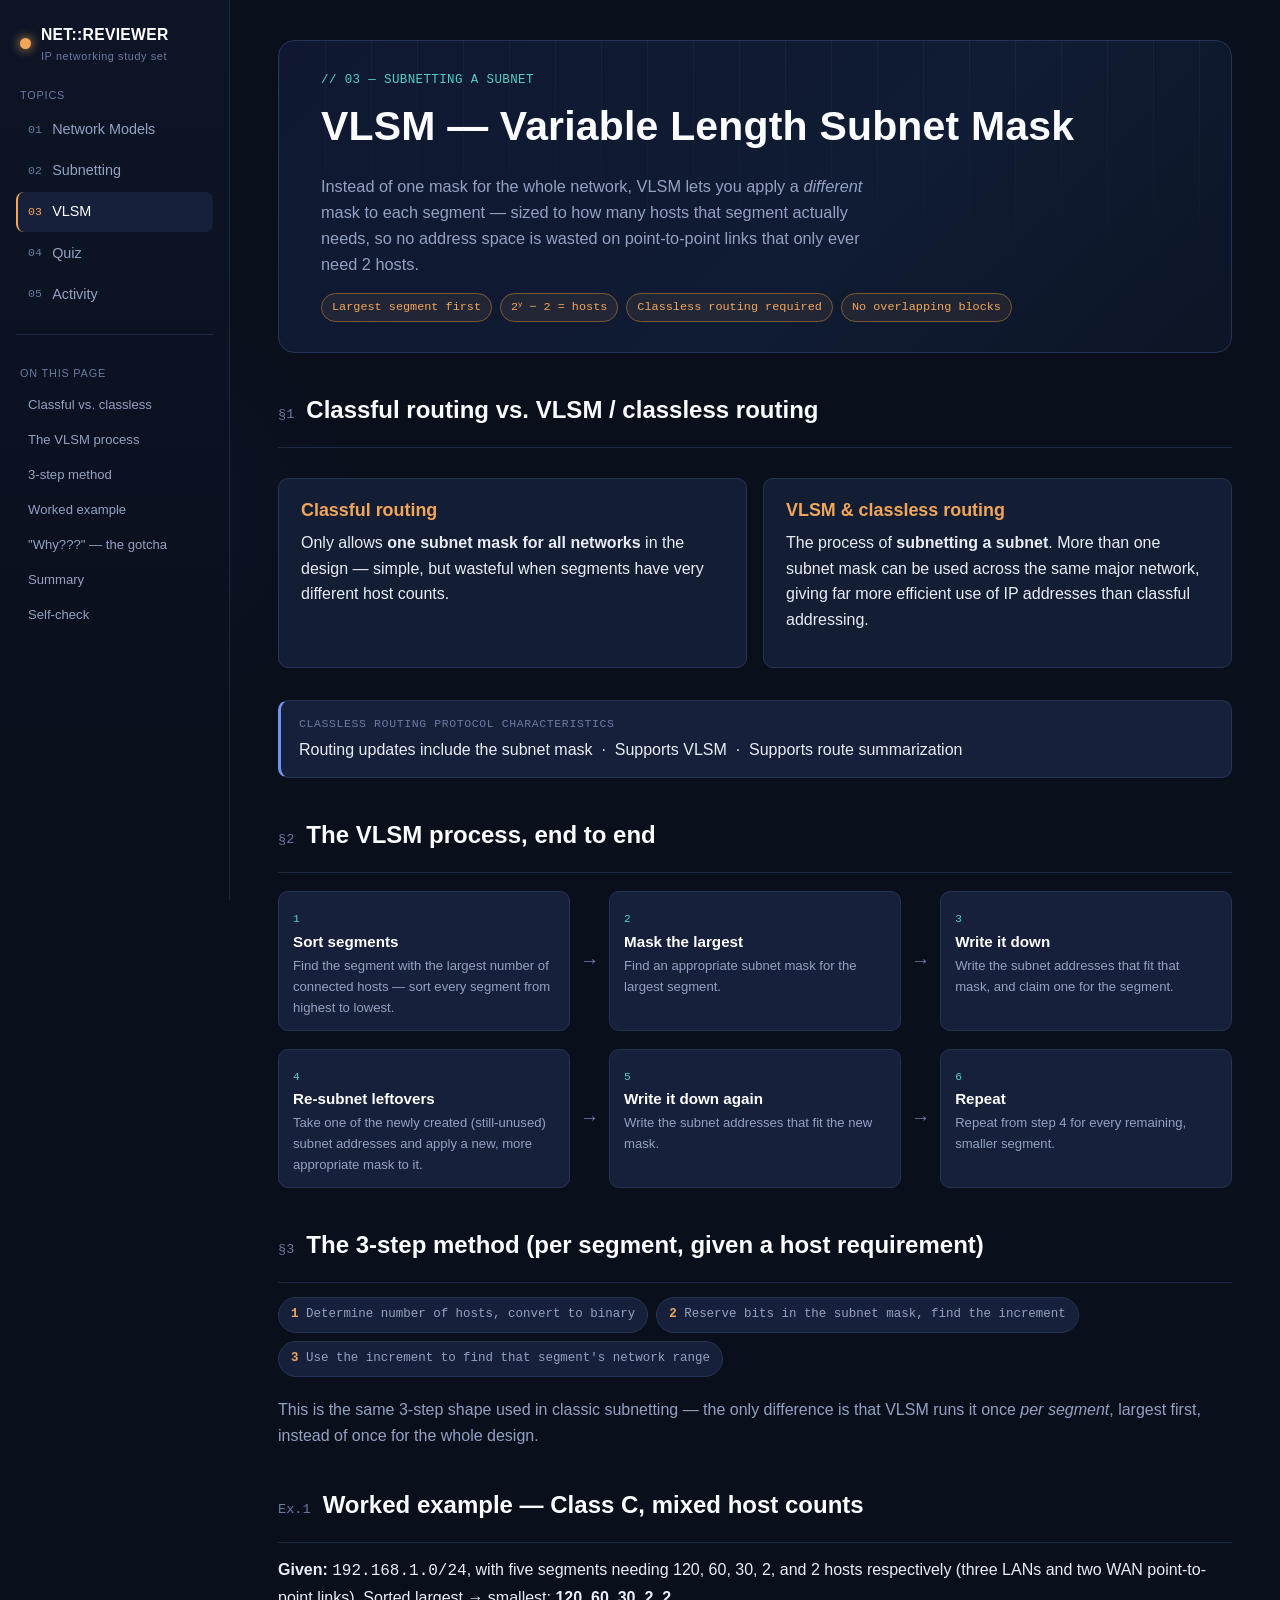
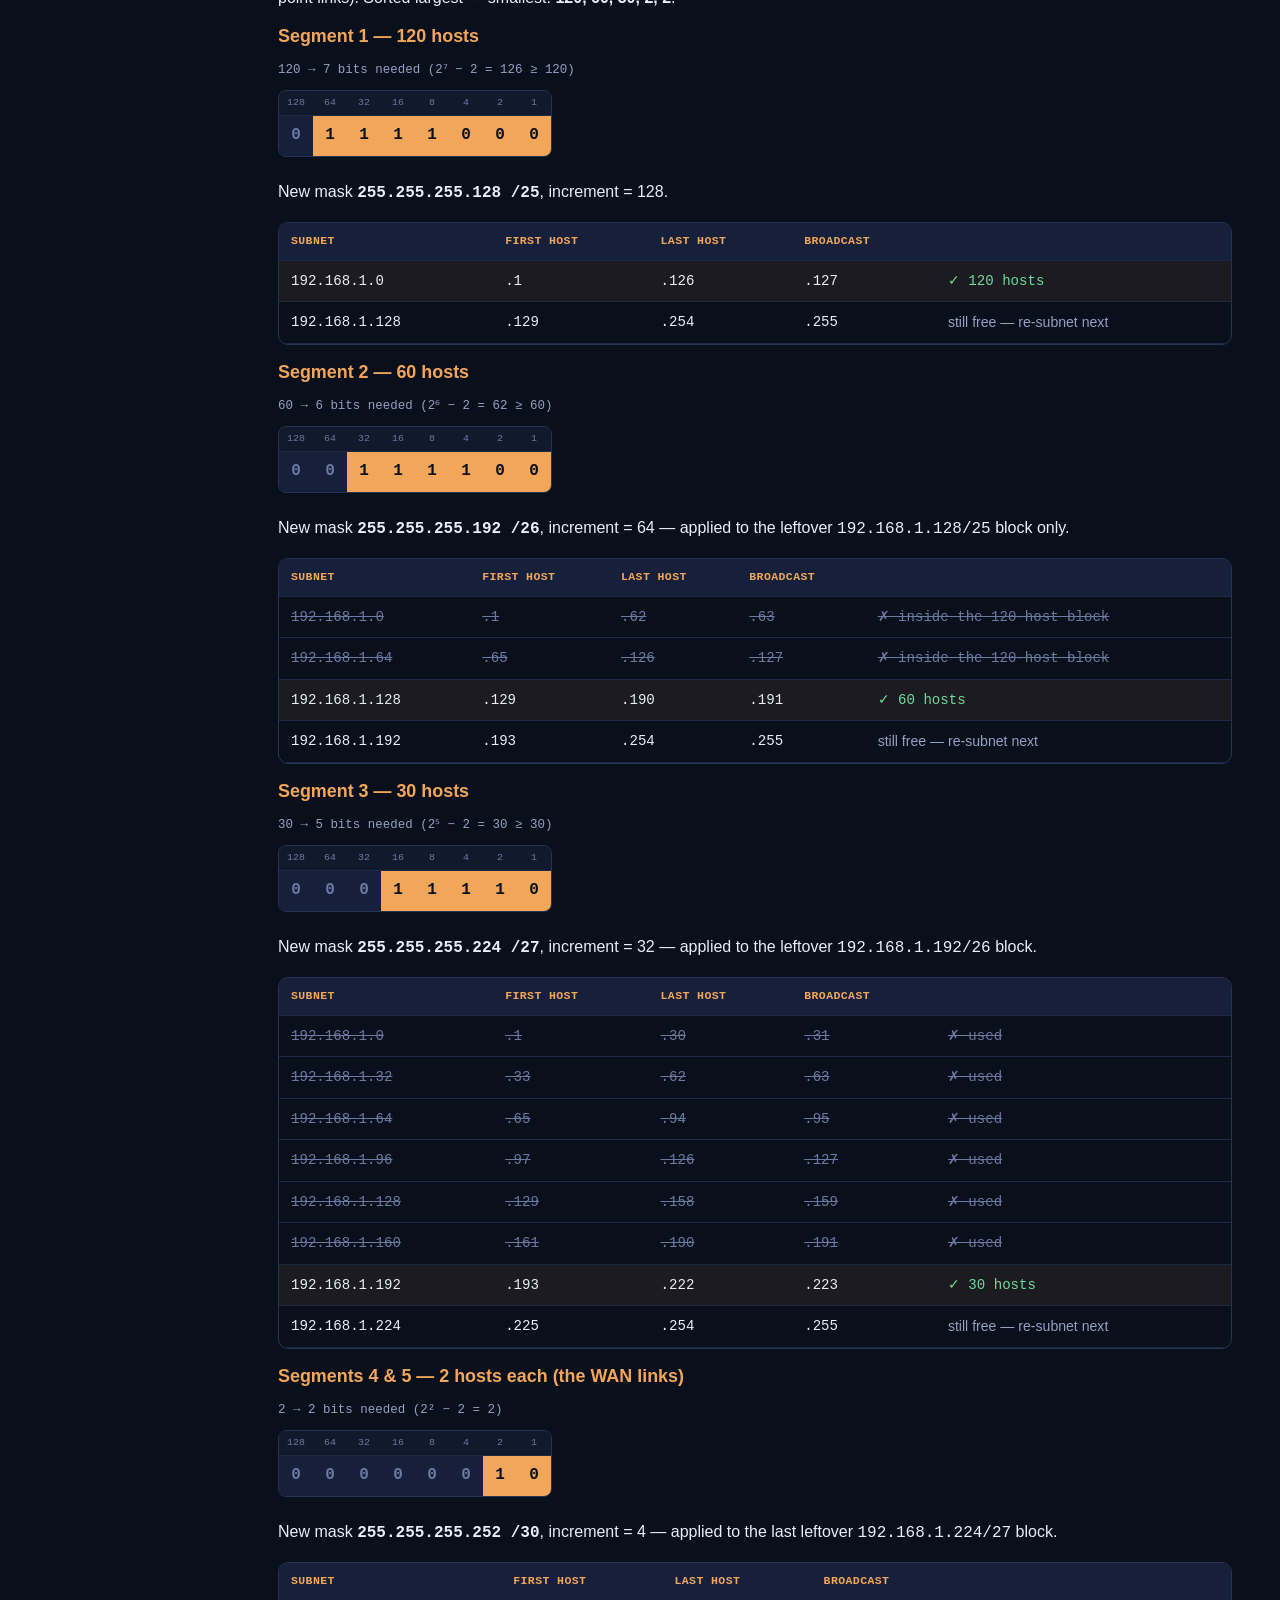
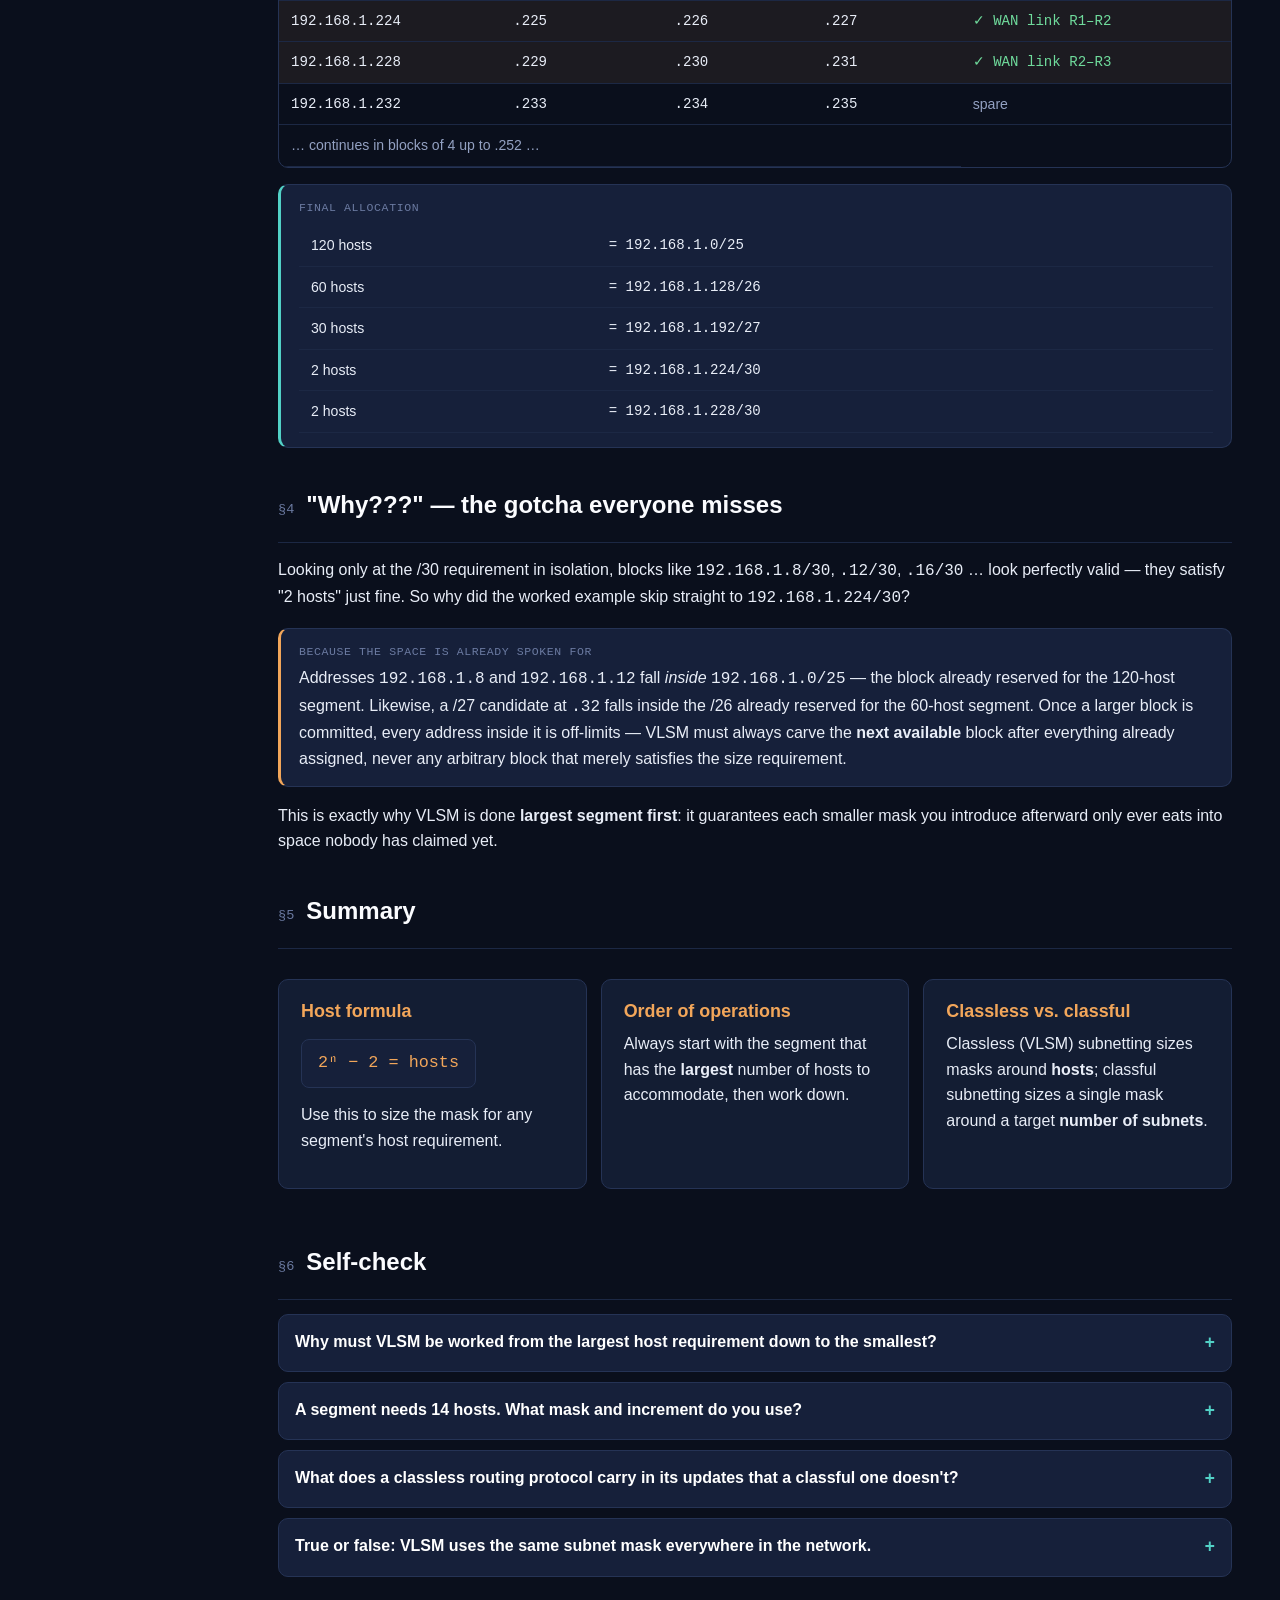
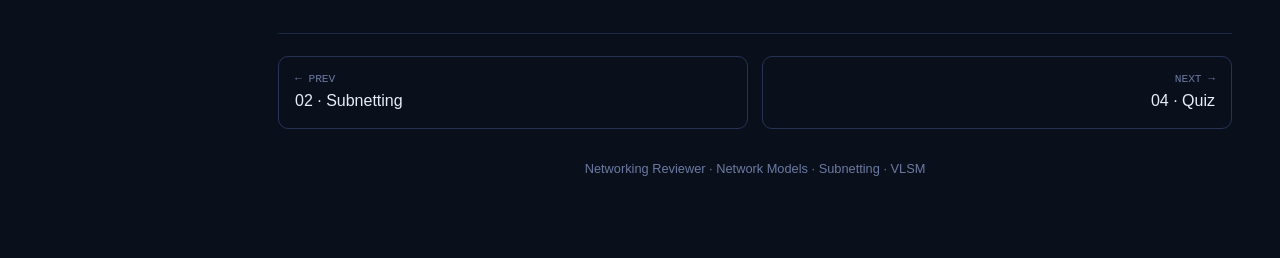
<file: vlsm.html>
<!DOCTYPE html>
<html lang="en">
<head>
<meta charset="UTF-8">
<meta name="viewport" content="width=device-width, initial-scale=1.0">
<title>VLSM — Networking Reviewer</title>
<link rel="stylesheet" href="style.css">
</head>
<body>

<div class="topbar">
  <span class="dot"></span><strong>NET::REVIEWER</strong>
  <select onchange="if(this.value) location.href=this.value;">
    <option value="">Jump to page…</option>
    <option value="index.html">01 · Network Models</option>
    <option value="subnetting.html">02 · Subnetting</option>
    <option value="vlsm.html">03 · VLSM</option>
    <option value="quiz.html">04 · Quiz</option>
    <option value="activity.html">05 · Activity</option>
  </select>
</div>

<div class="shell">
  <aside class="sidenav">
    <div class="brand">
      <span class="dot"></span>
      <div><span>NET::REVIEWER</span><small>IP networking study set</small></div>
    </div>
    <div class="navgroup-label">TOPICS</div>
    <nav>
      <a href="index.html"><span class="idx">01</span> Network Models</a>
      <a href="subnetting.html"><span class="idx">02</span> Subnetting</a>
      <a href="vlsm.html" class="active"><span class="idx">03</span> VLSM</a>
    <a href="quiz.html"><span class="idx">04</span> Quiz</a>
    <a href="activity.html"><span class="idx">05</span> Activity</a>
    </nav>
    <div class="toc">
      <div class="navgroup-label">ON THIS PAGE</div>
      <nav>
        <a href="#what">Classful vs. classless</a>
        <a href="#process">The VLSM process</a>
        <a href="#steps">3-step method</a>
        <a href="#ex1">Worked example</a>
        <a href="#why">"Why???" — the gotcha</a>
        <a href="#summary">Summary</a>
        <a href="#check">Self-check</a>
      </nav>
    </div>
  </aside>

  <main>
    <div class="pagewrap">

      <div class="hero">
        <div class="kicker">// 03 — SUBNETTING A SUBNET</div>
        <h1>VLSM — Variable Length Subnet Mask</h1>
        <p class="lead">Instead of one mask for the whole network, VLSM lets you apply a
          <em>different</em> mask to each segment — sized to how many hosts that segment
          actually needs, so no address space is wasted on point-to-point links that only
          ever need 2 hosts.</p>
        <div class="badges">
          <span class="badge">Largest segment first</span>
          <span class="badge">2ʸ − 2 = hosts</span>
          <span class="badge">Classless routing required</span>
          <span class="badge">No overlapping blocks</span>
        </div>
      </div>

      <section class="block" id="what">
        <div class="section-head"><span class="num">§1</span><h2>Classful routing vs. VLSM / classless routing</h2></div>
        <div class="grid2">
          <div class="card">
            <h3>Classful routing</h3>
            <p>Only allows <strong>one subnet mask for all networks</strong> in the design —
              simple, but wasteful when segments have very different host counts.</p>
          </div>
          <div class="card">
            <h3>VLSM &amp; classless routing</h3>
            <p>The process of <strong>subnetting a subnet</strong>. More than one subnet mask
              can be used across the same major network, giving far more efficient use of IP
              addresses than classful addressing.</p>
          </div>
        </div>
        <div class="callout rule">
          <span class="label">CLASSLESS ROUTING PROTOCOL CHARACTERISTICS</span>
          Routing updates include the subnet mask &nbsp;·&nbsp; Supports VLSM &nbsp;·&nbsp;
          Supports route summarization
        </div>
      </section>

      <section class="block" id="process">
        <div class="section-head"><span class="num">§2</span><h2>The VLSM process, end to end</h2></div>
        <div class="flow">
          <div class="step"><span class="n">1</span><h4>Sort segments</h4><p>Find the segment with the largest number of connected hosts — sort every segment from highest to lowest.</p></div>
          <div class="arrow">→</div>
          <div class="step"><span class="n">2</span><h4>Mask the largest</h4><p>Find an appropriate subnet mask for the largest segment.</p></div>
          <div class="arrow">→</div>
          <div class="step"><span class="n">3</span><h4>Write it down</h4><p>Write the subnet addresses that fit that mask, and claim one for the segment.</p></div>
        </div>
        <div class="flow">
          <div class="step"><span class="n">4</span><h4>Re-subnet leftovers</h4><p>Take one of the newly created (still-unused) subnet addresses and apply a new, more appropriate mask to it.</p></div>
          <div class="arrow">→</div>
          <div class="step"><span class="n">5</span><h4>Write it down again</h4><p>Write the subnet addresses that fit the new mask.</p></div>
          <div class="arrow">→</div>
          <div class="step"><span class="n">6</span><h4>Repeat</h4><p>Repeat from step 4 for every remaining, smaller segment.</p></div>
        </div>
      </section>

      <section class="block" id="steps">
        <div class="section-head"><span class="num">§3</span><h2>The 3-step method (per segment, given a host requirement)</h2></div>
        <div class="steps-ribbon">
          <span class="s"><b>1</b> Determine number of hosts, convert to binary</span>
          <span class="s"><b>2</b> Reserve bits in the subnet mask, find the increment</span>
          <span class="s"><b>3</b> Use the increment to find that segment's network range</span>
        </div>
        <p class="note">This is the same 3-step shape used in classic subnetting — the only
          difference is that VLSM runs it once <em>per segment</em>, largest first, instead of
          once for the whole design.</p>
      </section>

      <section class="block" id="ex1">
        <div class="section-head"><span class="num">Ex.1</span><h2>Worked example — Class C, mixed host counts</h2></div>
        <p><strong>Given:</strong> <span class="ip">192.168.1.0/24</span>, with five segments
          needing 120, 60, 30, 2, and 2 hosts respectively (three LANs and two WAN
          point-to-point links). Sorted largest → smallest: <strong>120, 60, 30, 2, 2</strong>.</p>

        <h3>Segment 1 — 120 hosts</h3>
        <div class="bitline">
          <div class="caption">120 → 7 bits needed (2⁷ − 2 = 126 ≥ 120)</div>
          <div class="octet">
            <div class="bit off"><div class="pv">128</div><div class="val">0</div></div>
            <div class="bit borrow"><div class="pv">64</div><div class="val">1</div></div>
            <div class="bit borrow"><div class="pv">32</div><div class="val">1</div></div>
            <div class="bit borrow"><div class="pv">16</div><div class="val">1</div></div>
            <div class="bit borrow"><div class="pv">8</div><div class="val">1</div></div>
            <div class="bit borrow"><div class="pv">4</div><div class="val">0</div></div>
            <div class="bit borrow"><div class="pv">2</div><div class="val">0</div></div>
            <div class="bit borrow"><div class="pv">1</div><div class="val">0</div></div>
          </div>
        </div>
        <p>New mask <strong class="ip">255.255.255.128 /25</strong>, increment = 128.</p>
        <div class="tblwrap">
          <table class="compact">
            <thead><tr><th>Subnet</th><th>First host</th><th>Last host</th><th>Broadcast</th><th></th></tr></thead>
            <tbody>
              <tr class="hl"><td class="mono">192.168.1.0</td><td class="mono">.1</td><td class="mono">.126</td><td class="mono">.127</td><td class="tag-ok">✓ 120 hosts</td></tr>
              <tr><td class="mono">192.168.1.128</td><td class="mono">.129</td><td class="mono">.254</td><td class="mono">.255</td><td class="note">still free — re-subnet next</td></tr>
            </tbody>
          </table>
        </div>

        <h3>Segment 2 — 60 hosts</h3>
        <div class="bitline">
          <div class="caption">60 → 6 bits needed (2⁶ − 2 = 62 ≥ 60)</div>
          <div class="octet">
            <div class="bit off"><div class="pv">128</div><div class="val">0</div></div>
            <div class="bit off"><div class="pv">64</div><div class="val">0</div></div>
            <div class="bit borrow"><div class="pv">32</div><div class="val">1</div></div>
            <div class="bit borrow"><div class="pv">16</div><div class="val">1</div></div>
            <div class="bit borrow"><div class="pv">8</div><div class="val">1</div></div>
            <div class="bit borrow"><div class="pv">4</div><div class="val">1</div></div>
            <div class="bit borrow"><div class="pv">2</div><div class="val">0</div></div>
            <div class="bit borrow"><div class="pv">1</div><div class="val">0</div></div>
          </div>
        </div>
        <p>New mask <strong class="ip">255.255.255.192 /26</strong>, increment = 64 — applied to
          the leftover <span class="ip">192.168.1.128/25</span> block only.</p>
        <div class="tblwrap">
          <table class="compact">
            <thead><tr><th>Subnet</th><th>First host</th><th>Last host</th><th>Broadcast</th><th></th></tr></thead>
            <tbody>
              <tr class="used"><td class="mono">192.168.1.0</td><td class="mono">.1</td><td class="mono">.62</td><td class="mono">.63</td><td class="tag-no">✗ inside the 120-host block</td></tr>
              <tr class="used"><td class="mono">192.168.1.64</td><td class="mono">.65</td><td class="mono">.126</td><td class="mono">.127</td><td class="tag-no">✗ inside the 120-host block</td></tr>
              <tr class="hl"><td class="mono">192.168.1.128</td><td class="mono">.129</td><td class="mono">.190</td><td class="mono">.191</td><td class="tag-ok">✓ 60 hosts</td></tr>
              <tr><td class="mono">192.168.1.192</td><td class="mono">.193</td><td class="mono">.254</td><td class="mono">.255</td><td class="note">still free — re-subnet next</td></tr>
            </tbody>
          </table>
        </div>

        <h3>Segment 3 — 30 hosts</h3>
        <div class="bitline">
          <div class="caption">30 → 5 bits needed (2⁵ − 2 = 30 ≥ 30)</div>
          <div class="octet">
            <div class="bit off"><div class="pv">128</div><div class="val">0</div></div>
            <div class="bit off"><div class="pv">64</div><div class="val">0</div></div>
            <div class="bit off"><div class="pv">32</div><div class="val">0</div></div>
            <div class="bit borrow"><div class="pv">16</div><div class="val">1</div></div>
            <div class="bit borrow"><div class="pv">8</div><div class="val">1</div></div>
            <div class="bit borrow"><div class="pv">4</div><div class="val">1</div></div>
            <div class="bit borrow"><div class="pv">2</div><div class="val">1</div></div>
            <div class="bit borrow"><div class="pv">1</div><div class="val">0</div></div>
          </div>
        </div>
        <p>New mask <strong class="ip">255.255.255.224 /27</strong>, increment = 32 — applied to
          the leftover <span class="ip">192.168.1.192/26</span> block.</p>
        <div class="tblwrap">
          <table class="compact">
            <thead><tr><th>Subnet</th><th>First host</th><th>Last host</th><th>Broadcast</th><th></th></tr></thead>
            <tbody>
              <tr class="used"><td class="mono">192.168.1.0</td><td class="mono">.1</td><td class="mono">.30</td><td class="mono">.31</td><td class="tag-no">✗ used</td></tr>
              <tr class="used"><td class="mono">192.168.1.32</td><td class="mono">.33</td><td class="mono">.62</td><td class="mono">.63</td><td class="tag-no">✗ used</td></tr>
              <tr class="used"><td class="mono">192.168.1.64</td><td class="mono">.65</td><td class="mono">.94</td><td class="mono">.95</td><td class="tag-no">✗ used</td></tr>
              <tr class="used"><td class="mono">192.168.1.96</td><td class="mono">.97</td><td class="mono">.126</td><td class="mono">.127</td><td class="tag-no">✗ used</td></tr>
              <tr class="used"><td class="mono">192.168.1.128</td><td class="mono">.129</td><td class="mono">.158</td><td class="mono">.159</td><td class="tag-no">✗ used</td></tr>
              <tr class="used"><td class="mono">192.168.1.160</td><td class="mono">.161</td><td class="mono">.190</td><td class="mono">.191</td><td class="tag-no">✗ used</td></tr>
              <tr class="hl"><td class="mono">192.168.1.192</td><td class="mono">.193</td><td class="mono">.222</td><td class="mono">.223</td><td class="tag-ok">✓ 30 hosts</td></tr>
              <tr><td class="mono">192.168.1.224</td><td class="mono">.225</td><td class="mono">.254</td><td class="mono">.255</td><td class="note">still free — re-subnet next</td></tr>
            </tbody>
          </table>
        </div>

        <h3>Segments 4 &amp; 5 — 2 hosts each (the WAN links)</h3>
        <div class="bitline">
          <div class="caption">2 → 2 bits needed (2² − 2 = 2)</div>
          <div class="octet">
            <div class="bit off"><div class="pv">128</div><div class="val">0</div></div>
            <div class="bit off"><div class="pv">64</div><div class="val">0</div></div>
            <div class="bit off"><div class="pv">32</div><div class="val">0</div></div>
            <div class="bit off"><div class="pv">16</div><div class="val">0</div></div>
            <div class="bit off"><div class="pv">8</div><div class="val">0</div></div>
            <div class="bit off"><div class="pv">4</div><div class="val">0</div></div>
            <div class="bit borrow"><div class="pv">2</div><div class="val">1</div></div>
            <div class="bit borrow"><div class="pv">1</div><div class="val">0</div></div>
          </div>
        </div>
        <p>New mask <strong class="ip">255.255.255.252 /30</strong>, increment = 4 — applied to
          the last leftover <span class="ip">192.168.1.224/27</span> block.</p>
        <div class="tblwrap">
          <table class="compact">
            <thead><tr><th>Subnet</th><th>First host</th><th>Last host</th><th>Broadcast</th><th></th></tr></thead>
            <tbody>
              <tr class="hl"><td class="mono">192.168.1.224</td><td class="mono">.225</td><td class="mono">.226</td><td class="mono">.227</td><td class="tag-ok">✓ WAN link R1–R2</td></tr>
              <tr class="hl"><td class="mono">192.168.1.228</td><td class="mono">.229</td><td class="mono">.230</td><td class="mono">.231</td><td class="tag-ok">✓ WAN link R2–R3</td></tr>
              <tr><td class="mono">192.168.1.232</td><td class="mono">.233</td><td class="mono">.234</td><td class="mono">.235</td><td class="note">spare</td></tr>
              <tr><td colspan="4" class="note">… continues in blocks of 4 up to .252 …</td></tr>
            </tbody>
          </table>
        </div>

        <div class="callout tip">
          <span class="label">FINAL ALLOCATION</span>
          <table class="compact" style="margin-top:8px">
            <tbody>
              <tr><td>120 hosts</td><td class="mono">= 192.168.1.0/25</td></tr>
              <tr><td>60 hosts</td><td class="mono">= 192.168.1.128/26</td></tr>
              <tr><td>30 hosts</td><td class="mono">= 192.168.1.192/27</td></tr>
              <tr><td>2 hosts</td><td class="mono">= 192.168.1.224/30</td></tr>
              <tr><td>2 hosts</td><td class="mono">= 192.168.1.228/30</td></tr>
            </tbody>
          </table>
        </div>
      </section>

      <section class="block" id="why">
        <div class="section-head"><span class="num">§4</span><h2>"Why???" — the gotcha everyone misses</h2></div>
        <p>Looking only at the /30 requirement in isolation, blocks like
          <span class="ip">192.168.1.8/30</span>, <span class="ip">.12/30</span>,
          <span class="ip">.16/30</span> … look perfectly valid — they satisfy "2 hosts" just
          fine. So why did the worked example skip straight to
          <span class="ip">192.168.1.224/30</span>?</p>
        <div class="callout warn">
          <span class="label">BECAUSE THE SPACE IS ALREADY SPOKEN FOR</span>
          Addresses <span class="ip">192.168.1.8</span> and <span class="ip">192.168.1.12</span>
          fall <em>inside</em> <span class="ip">192.168.1.0/25</span> — the block already
          reserved for the 120-host segment. Likewise, a /27 candidate at <span class="ip">.32</span>
          falls inside the /26 already reserved for the 60-host segment. Once a larger block is
          committed, every address inside it is off-limits — VLSM must always carve the
          <strong>next available</strong> block after everything already assigned, never any
          arbitrary block that merely satisfies the size requirement.
        </div>
        <p>This is exactly why VLSM is done <strong>largest segment first</strong>: it guarantees
          each smaller mask you introduce afterward only ever eats into space nobody has claimed
          yet.</p>
      </section>

      <section class="block" id="summary">
        <div class="section-head"><span class="num">§5</span><h2>Summary</h2></div>
        <div class="grid3">
          <div class="card"><h3>Host formula</h3><div class="formula">2ⁿ − 2 = hosts</div><p>Use this to size the mask for any segment's host requirement.</p></div>
          <div class="card"><h3>Order of operations</h3><p>Always start with the segment that has the <strong>largest</strong> number of hosts to accommodate, then work down.</p></div>
          <div class="card"><h3>Classless vs. classful</h3><p>Classless (VLSM) subnetting sizes masks around <strong>hosts</strong>; classful subnetting sizes a single mask around a target <strong>number of subnets</strong>.</p></div>
        </div>
      </section>

      <section class="block" id="check">
        <div class="section-head"><span class="num">§6</span><h2>Self-check</h2></div>
        <details class="qa">
          <summary>Why must VLSM be worked from the largest host requirement down to the smallest?</summary>
          <div class="a">So that every later, smaller subnet is carved from address space that
            hasn't already been committed to a larger block — reversing the order risks
            overlapping allocations.</div>
        </details>
        <details class="qa">
          <summary>A segment needs 14 hosts. What mask and increment do you use?</summary>
          <div class="a">4 host bits (2⁴ − 2 = 14) → mask 255.255.255.240 /28, increment 16.</div>
        </details>
        <details class="qa">
          <summary>What does a classless routing protocol carry in its updates that a classful one doesn't?</summary>
          <div class="a">The subnet mask — which is exactly what makes VLSM and route
            summarization possible.</div>
        </details>
        <details class="qa">
          <summary>True or false: VLSM uses the same subnet mask everywhere in the network.</summary>
          <div class="a">False — that's classful subnetting. VLSM's whole point is applying a
            <em>different</em> mask per segment based on that segment's actual host count.</div>
        </details>
      </section>

      <div class="pagejump">
        <a class="prev" href="subnetting.html"><span class="dir">← PREV</span>02 · Subnetting</a>
        <a class="next" href="quiz.html"><span class="dir">NEXT →</span>04 · Quiz</a>
      </div>
      <footer class="site">Networking Reviewer · Network Models · Subnetting · VLSM</footer>
    </div>
  </main>
</div>
</body>
</html>
</file>
<file: style.css>
/* ============================================================
   Networking Reviewer — shared stylesheet
   Theme: "operations console" — deep ink navy surfaces, amber
   status-light accent, teal trace-line accent, monospace for
   every address / bit / table value, sans for prose.
   ============================================================ */

:root{
  --ink:        #0a0f1c;
  --panel:      #111a2c;
  --panel-2:    #16203a;
  --card:       #131d33;
  --border:     #253355;
  --border-soft:#1c2844;
  --text:       #e8edf7;
  --muted:      #93a1c2;
  --muted-2:    #6b7aa1;
  --amber:      #f2a65a;
  --amber-dim:  #7a5a34;
  --teal:       #52d1c6;
  --teal-dim:   #2c5a56;
  --blue:       #6f95f0;
  --good:       #6fdb9c;
  --bad:        #f0716f;
  --mono: ui-monospace, "Cascadia Code", "SF Mono", Consolas, "Roboto Mono", Menlo, monospace;
  --sans: "Segoe UI", -apple-system, BlinkMacSystemFont, "Helvetica Neue", Arial, sans-serif;
  --head: "Trebuchet MS", "Segoe UI", var(--sans);
  --radius: 10px;
  --maxw: 1180px;
}

*,*::before,*::after{ box-sizing:border-box; }
html{ scroll-behavior:smooth; }
body{
  margin:0;
  background:
    radial-gradient(1100px 520px at 85% -10%, #16223f 0%, transparent 60%),
    radial-gradient(900px 500px at -10% 10%, #10192e 0%, transparent 55%),
    var(--ink);
  color:var(--text);
  font-family:var(--sans);
  line-height:1.6;
  font-size:16px;
}

a{ color:var(--teal); text-decoration:none; }
a:hover{ text-decoration:underline; }
a:focus-visible, button:focus-visible, summary:focus-visible{
  outline:2px solid var(--amber); outline-offset:2px;
}

::selection{ background:var(--amber-dim); color:#fff; }

h1,h2,h3,h4{ font-family:var(--head); font-weight:700; line-height:1.25; color:#fbfcff; margin:0 0 .5em; }
h1{ font-size:clamp(1.9rem,3.2vw,2.6rem); letter-spacing:.2px; }
h2{ font-size:1.5rem; margin-top:0; }
h3{ font-size:1.12rem; color:var(--amber); }
p{ margin:.4em 0 .9em; color:var(--text); }
small.note, .note{ color:var(--muted); }
code, .mono, .ip, .bin{ font-family:var(--mono); }

/* ---------- layout shell ---------- */
.shell{ display:flex; min-height:100vh; }

.sidenav{
  position:sticky; top:0; align-self:flex-start;
  width:230px; flex:0 0 230px; height:100vh; overflow-y:auto;
  background:linear-gradient(180deg,#0d1526,#0a0f1c 85%);
  border-right:1px solid var(--border-soft);
  padding:22px 16px 30px;
}
.brand{ display:flex; align-items:center; gap:10px; margin-bottom:22px; padding:0 4px; }
.brand .dot{ width:11px; height:11px; border-radius:50%; background:var(--amber); box-shadow:0 0 10px 2px rgba(242,166,90,.55); flex:0 0 auto; }
.brand span{ font-family:var(--head); font-weight:700; font-size:.98rem; color:#fff; letter-spacing:.3px; }
.brand small{ display:block; color:var(--muted-2); font-size:.68rem; letter-spacing:.6px; }

.sidenav nav{ display:flex; flex-direction:column; gap:2px; margin-bottom:20px; }
.sidenav .navgroup-label{ font-size:.68rem; color:var(--muted-2); letter-spacing:.8px; margin:16px 4px 6px; }
.sidenav a{
  color:var(--muted); text-decoration:none; padding:8px 10px; border-radius:8px;
  font-size:.9rem; display:flex; align-items:center; gap:8px; border-left:2px solid transparent;
}
.sidenav a .idx{ font-family:var(--mono); font-size:.72rem; color:var(--muted-2); width:1.4em; }
.sidenav a:hover{ background:var(--panel-2); color:var(--text); }
.sidenav a.active{ background:var(--panel-2); color:#fff; border-left-color:var(--amber); }
.sidenav a.active .idx{ color:var(--amber); }

.sidenav .toc{ margin-top:10px; padding-top:14px; border-top:1px solid var(--border-soft); }
.sidenav .toc a{ font-size:.82rem; padding:6px 10px; }

main{ flex:1; min-width:0; }
.pagewrap{ max-width:var(--maxw); margin:0 auto; padding:40px clamp(18px,4vw,48px) 90px; }

.hero{
  border:1px solid var(--border); border-radius:16px; padding:30px clamp(20px,4vw,42px);
  background:linear-gradient(135deg, #0f1830 0%, #101c33 60%, #0d1526 100%);
  margin-bottom:34px; position:relative; overflow:hidden;
}
.hero::after{
  content:""; position:absolute; inset:0; pointer-events:none;
  background-image:repeating-linear-gradient(90deg, rgba(82,209,198,.06) 0 1px, transparent 1px 46px);
  mask-image:linear-gradient(180deg, black, transparent 80%);
}
.hero .kicker{ font-family:var(--mono); font-size:.78rem; color:var(--teal); letter-spacing:.4px; margin-bottom:10px; }
.hero p.lead{ color:var(--muted); max-width:62ch; font-size:1.02rem; }
.hero .badges{ display:flex; flex-wrap:wrap; gap:8px; margin-top:16px; }
.badge{ font-family:var(--mono); font-size:.74rem; color:var(--amber); border:1px solid var(--amber-dim); background:rgba(242,166,90,.08); padding:4px 10px; border-radius:999px; }

/* ---------- sections & cards ---------- */
section.block{ margin:42px 0; scroll-margin-top:22px; }
.section-head{ display:flex; align-items:baseline; gap:12px; margin-bottom:14px; border-bottom:1px solid var(--border-soft); padding-bottom:10px; }
.section-head .num{ font-family:var(--mono); color:var(--muted-2); font-size:.85rem; }

.card{
  background:var(--card); border:1px solid var(--border); border-radius:var(--radius);
  padding:20px 22px; margin:16px 0;
}
.grid2{ display:grid; grid-template-columns:1fr 1fr; gap:16px; }
.grid3{ display:grid; grid-template-columns:repeat(3,1fr); gap:14px; }
@media (max-width:820px){ .grid2,.grid3{ grid-template-columns:1fr; } .sidenav{ display:none; } .pagewrap{ padding-top:26px; } }

ul.tight, ol.tight{ margin:.3em 0; padding-left:1.3em; }
ul.tight li, ol.tight li{ margin:.35em 0; }

/* ---------- callouts ---------- */
.callout{ border-radius:var(--radius); padding:14px 18px; margin:16px 0; border:1px solid var(--border); background:var(--panel-2); }
.callout.tip{ border-left:3px solid var(--teal); }
.callout.warn{ border-left:3px solid var(--amber); }
.callout.rule{ border-left:3px solid var(--blue); }
.callout .label{ font-family:var(--mono); font-size:.72rem; letter-spacing:.6px; color:var(--muted-2); margin-bottom:4px; display:block; }

/* ---------- tables ---------- */
.tblwrap{ overflow-x:auto; border:1px solid var(--border); border-radius:var(--radius); margin:16px 0; }
table{ border-collapse:collapse; width:100%; min-width:560px; font-size:.88rem; }
table.compact{ min-width:0; }
th,td{ padding:9px 12px; text-align:left; border-bottom:1px solid var(--border-soft); white-space:nowrap; }
thead th{ background:var(--panel-2); color:var(--amber); font-family:var(--mono); font-size:.72rem; letter-spacing:.4px; text-transform:uppercase; position:sticky; top:0; }
tbody tr:hover{ background:rgba(82,209,198,.05); }
td.mono, th.mono{ font-family:var(--mono); }
tr.hl td{ background:rgba(242,166,90,.08); }
tr.used td{ color:var(--muted-2); text-decoration:line-through; }
.tag-ok{ color:var(--good); font-family:var(--mono); }
.tag-no{ color:var(--bad); font-family:var(--mono); }

/* ---------- bit grid (octet visualizer) ---------- */
.bitline{ margin:14px 0; }
.bitline .caption{ font-family:var(--mono); font-size:.78rem; color:var(--muted); margin-bottom:6px; }
.octet{ display:inline-flex; border:1px solid var(--border); border-radius:8px; overflow:hidden; margin:0 8px 8px 0; }
.bit{ width:34px; text-align:center; font-family:var(--mono); }
.bit .pv{ font-size:.62rem; color:var(--muted-2); padding:4px 0; border-bottom:1px solid var(--border-soft); background:var(--panel); }
.bit .val{ padding:7px 0; font-weight:700; background:var(--panel-2); }
.bit.on .val{ color:var(--ink); background:var(--teal); }
.bit.off .val{ color:var(--muted-2); }
.bit.borrow .val{ color:var(--ink); background:var(--amber); }
.dotsep{ width:10px; align-self:flex-end; text-align:center; color:var(--muted-2); padding-bottom:7px; }

/* ---------- flow / encapsulation strip ---------- */
.flow{ display:flex; flex-wrap:wrap; gap:10px; align-items:stretch; margin:18px 0; }
.flow .step{ flex:1 1 150px; background:var(--panel-2); border:1px solid var(--border); border-radius:10px; padding:12px 14px; position:relative; }
.flow .step .n{ font-family:var(--mono); font-size:.7rem; color:var(--teal); }
.flow .step h4{ margin:2px 0 4px; font-size:.95rem; color:#fff; }
.flow .step p{ margin:0; font-size:.82rem; color:var(--muted); }
.flow .arrow{ align-self:center; color:var(--muted-2); font-size:1.2rem; }

/* ---------- OSI layer stack ---------- */
.stack{ display:flex; flex-direction:column; gap:6px; margin:16px 0; }
.layer{
  display:grid; grid-template-columns:34px 1fr auto; gap:14px; align-items:center;
  background:var(--panel-2); border:1px solid var(--border); border-radius:8px; padding:12px 16px;
}
.layer .lnum{ font-family:var(--mono); color:var(--ink); background:var(--teal); border-radius:6px; text-align:center; padding:4px 0; font-weight:700; }
.layer .lname{ font-weight:700; color:#fff; }
.layer .ldesc{ color:var(--muted); font-size:.85rem; margin-top:2px; }
.layer .lchip{ font-family:var(--mono); font-size:.72rem; color:var(--amber); border:1px solid var(--amber-dim); padding:3px 9px; border-radius:999px; white-space:nowrap; }
.layer.upper{ border-left:3px solid var(--blue); }
.layer.lower{ border-left:3px solid var(--teal); }

/* ---------- accordion (details/summary) ---------- */
details.qa{ background:var(--panel-2); border:1px solid var(--border); border-radius:10px; padding:2px 16px; margin:10px 0; }
details.qa summary{ cursor:pointer; padding:12px 0; font-weight:600; color:#fff; list-style:none; display:flex; justify-content:space-between; gap:10px; }
details.qa summary::-webkit-details-marker{ display:none; }
details.qa summary::after{ content:"+"; font-family:var(--mono); color:var(--teal); font-size:1.1rem; }
details.qa[open] summary::after{ content:"–"; }
details.qa .a{ padding:0 0 14px; color:var(--muted); border-top:1px solid var(--border-soft); padding-top:10px; }

/* ---------- worked-example step ribbon ---------- */
.steps-ribbon{ display:flex; gap:8px; flex-wrap:wrap; margin:14px 0 20px; }
.steps-ribbon .s{ font-family:var(--mono); font-size:.78rem; padding:7px 12px; border-radius:999px; border:1px solid var(--border); background:var(--panel-2); color:var(--muted); }
.steps-ribbon .s b{ color:var(--amber); }

/* ---------- formula pill ---------- */
.formula{ display:inline-block; font-family:var(--mono); background:var(--panel-2); border:1px solid var(--border); border-radius:8px; padding:10px 16px; font-size:1.05rem; color:var(--amber); margin:8px 0; }

/* ---------- footer / page nav ---------- */
.pagejump{ display:flex; justify-content:space-between; gap:14px; margin-top:56px; padding-top:22px; border-top:1px solid var(--border-soft); }
.pagejump a{ flex:1; border:1px solid var(--border); border-radius:10px; padding:14px 16px; color:var(--text); }
.pagejump a:hover{ background:var(--panel-2); text-decoration:none; }
.pagejump a .dir{ font-family:var(--mono); font-size:.7rem; color:var(--muted-2); display:block; }
.pagejump a.next{ text-align:right; }
footer.site{ text-align:center; color:var(--muted-2); font-size:.8rem; padding:30px 0 10px; }

/* ---------- topbar for mobile ---------- */
.topbar{ display:none; }
@media (max-width:820px){
  .topbar{ display:flex; align-items:center; gap:10px; padding:14px 18px; background:var(--panel); border-bottom:1px solid var(--border-soft); position:sticky; top:0; z-index:5; }
  .topbar .dot{ width:9px; height:9px; border-radius:50%; background:var(--amber); }
  .topbar strong{ font-family:var(--head); }
  .topbar select{ margin-left:auto; background:var(--panel-2); color:var(--text); border:1px solid var(--border); border-radius:8px; padding:6px 8px; font-family:var(--sans); }
}

.kbd{ font-family:var(--mono); background:var(--panel-2); border:1px solid var(--border); border-bottom-width:2px; border-radius:6px; padding:1px 7px; font-size:.85em; }
</file>
